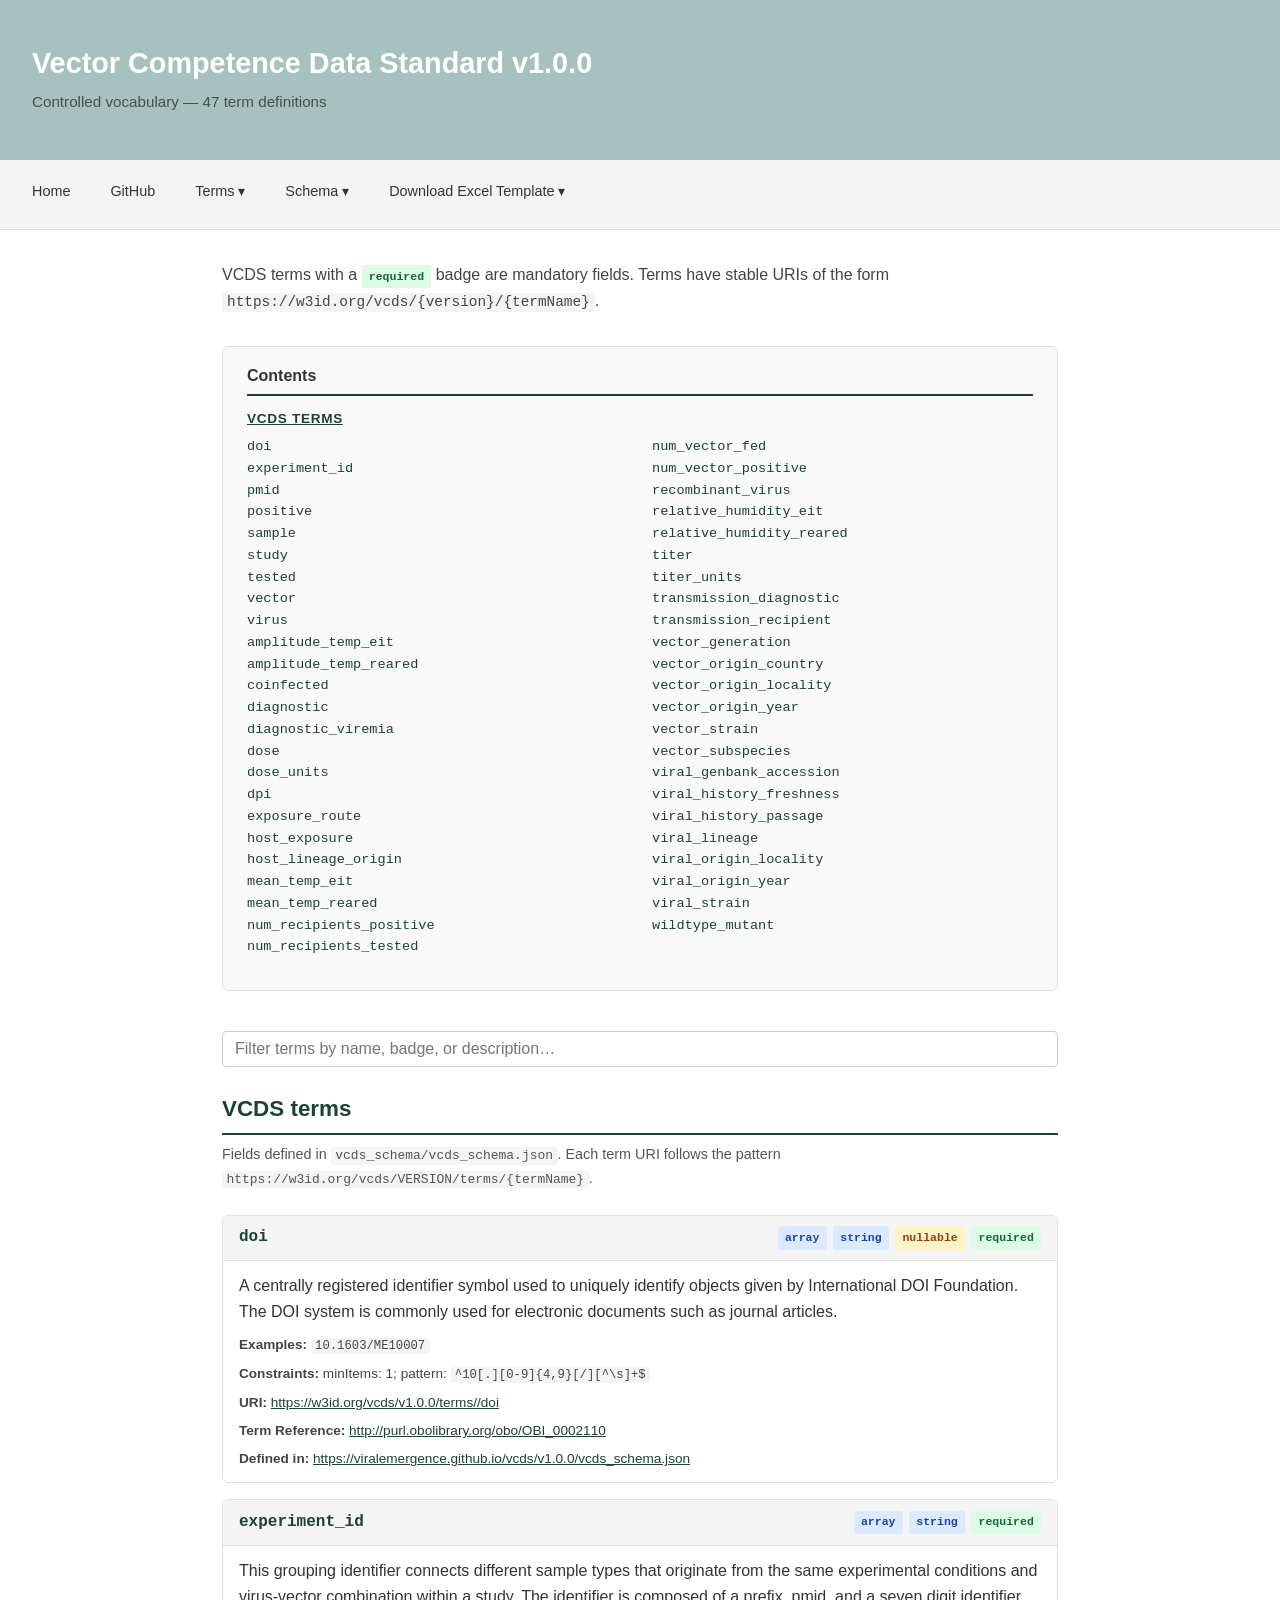
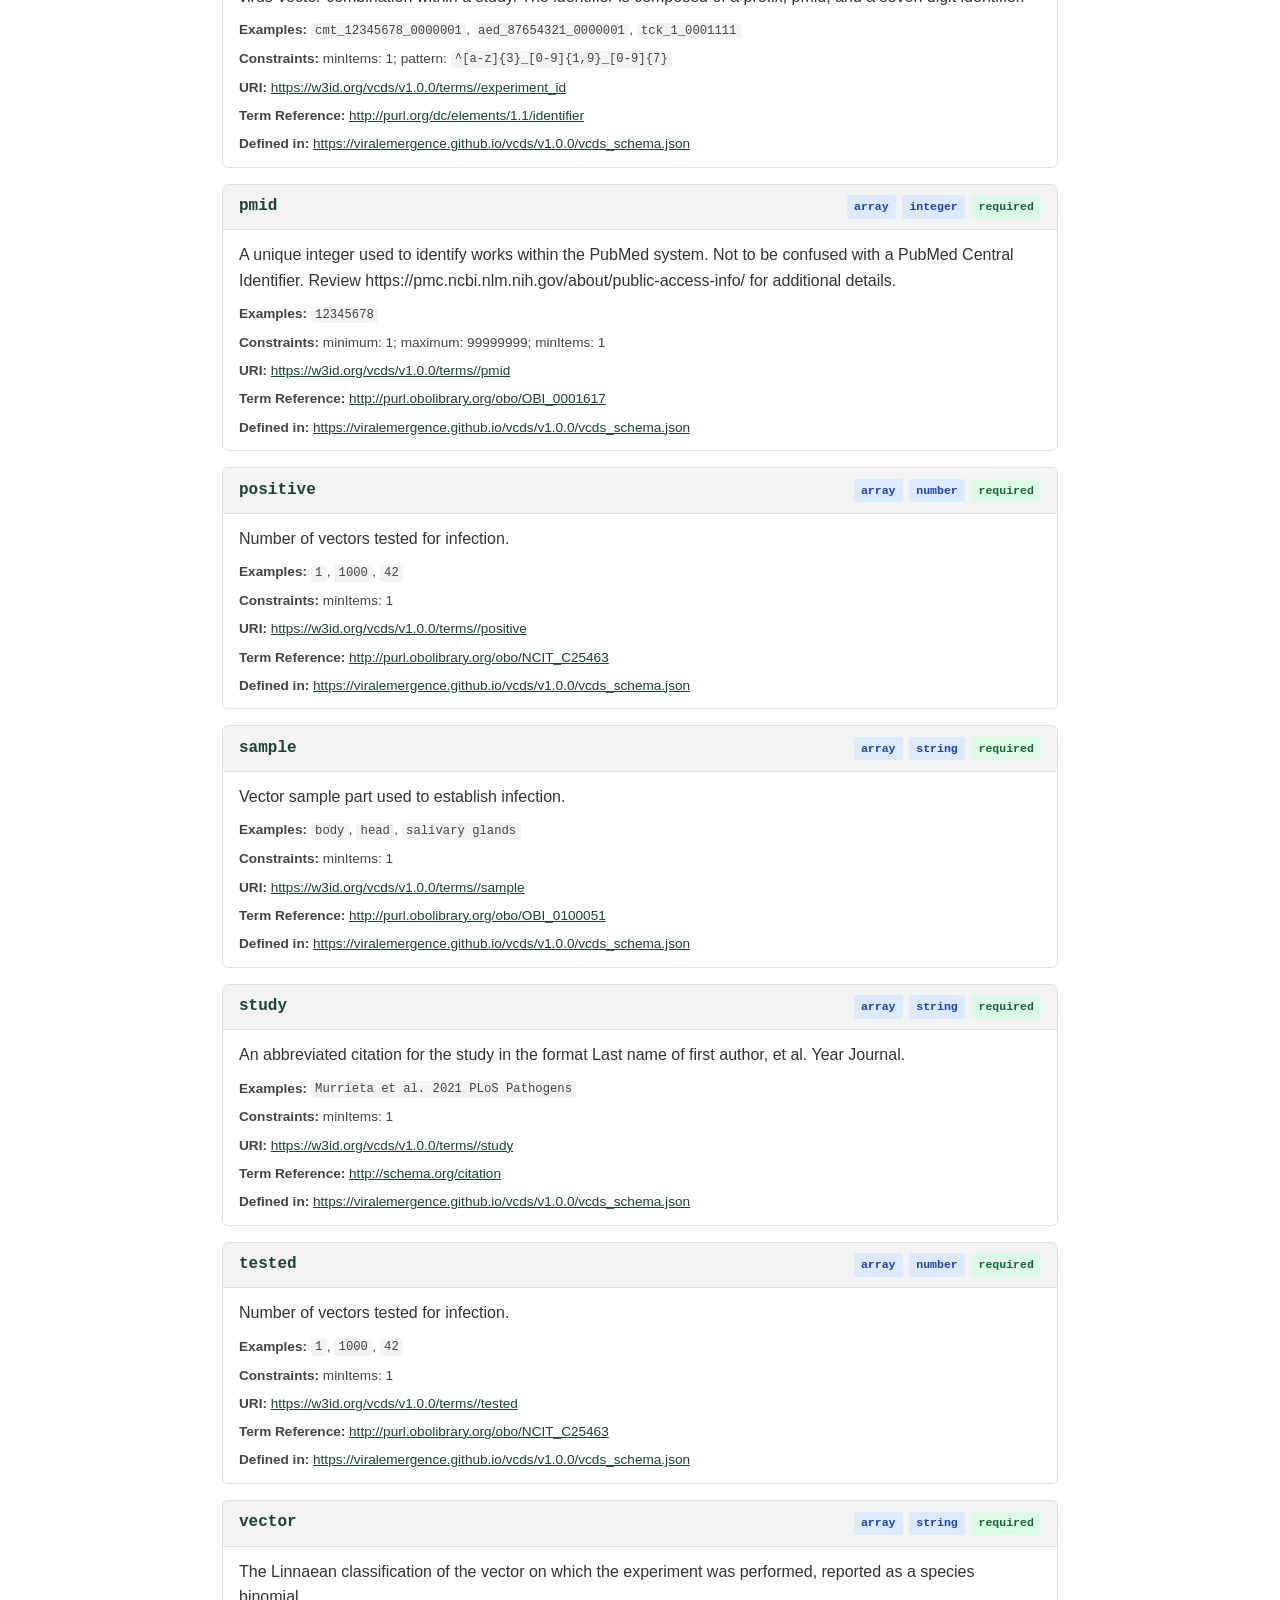
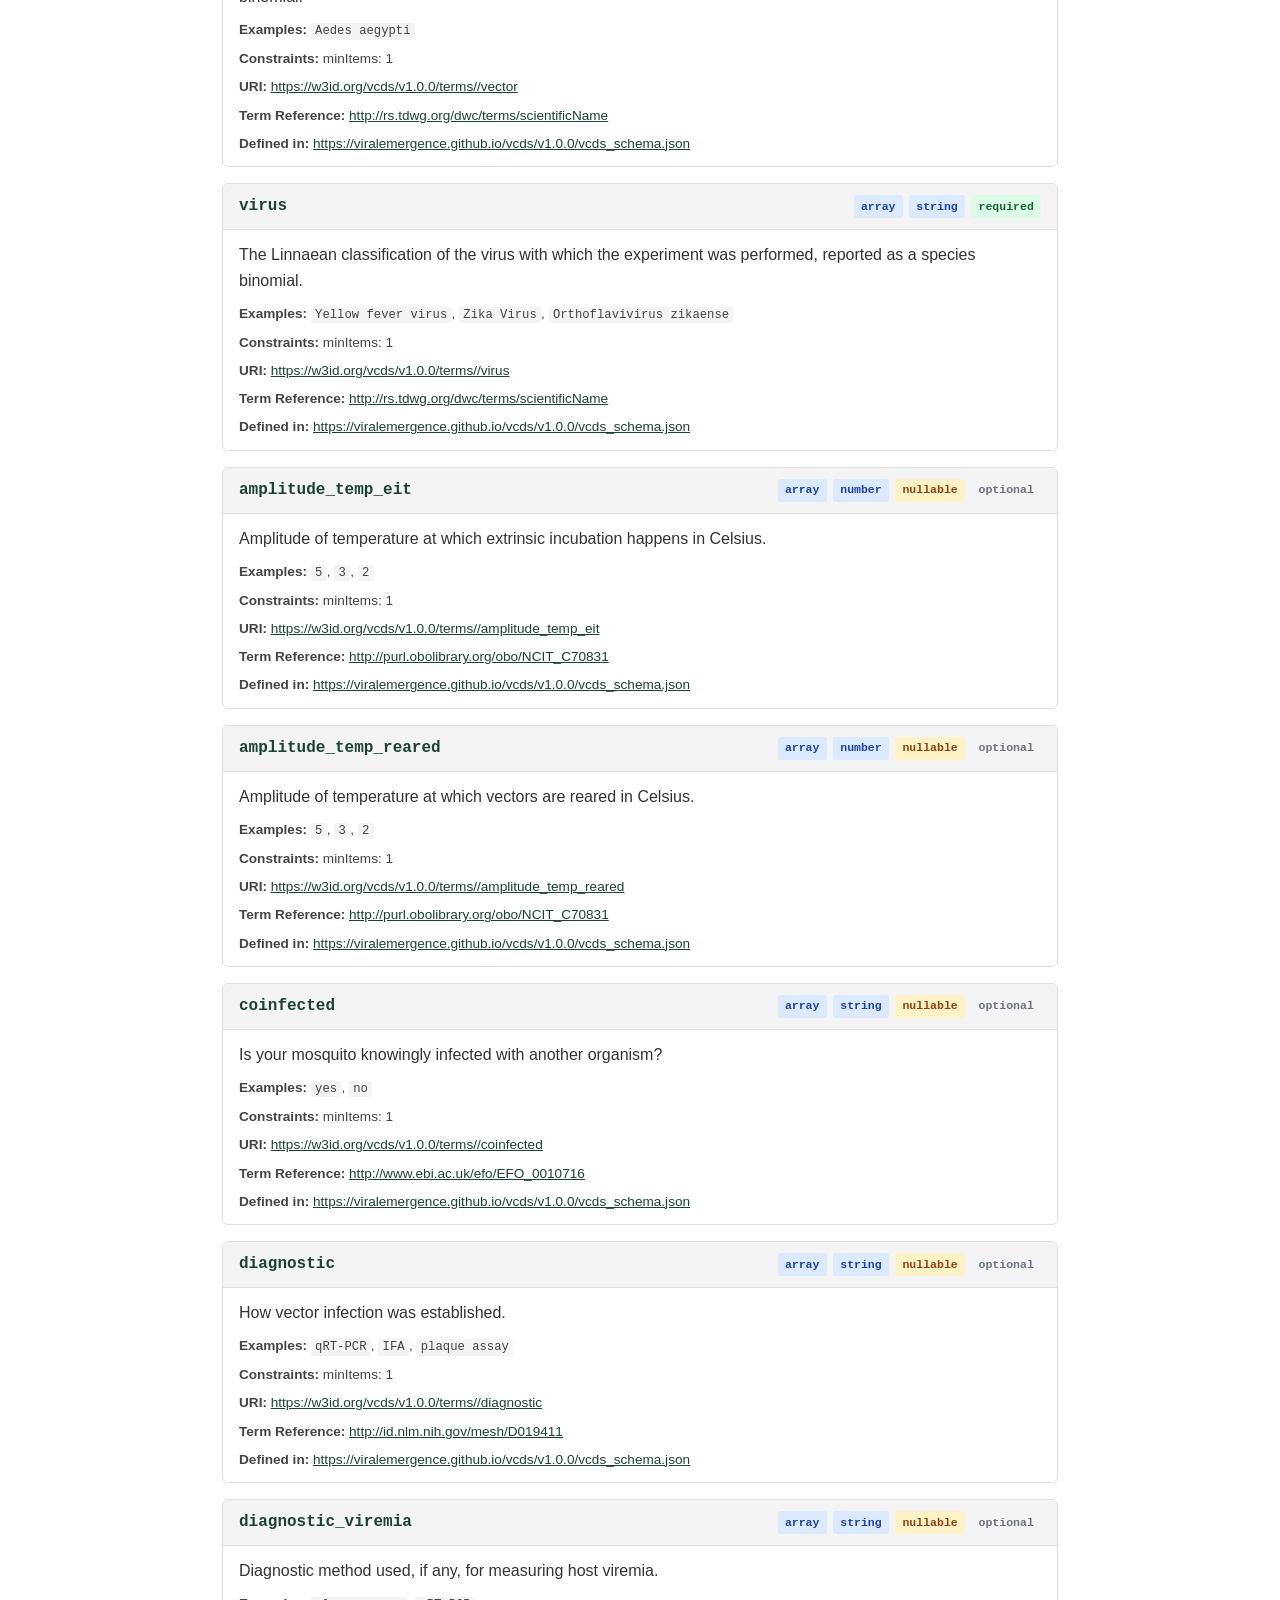
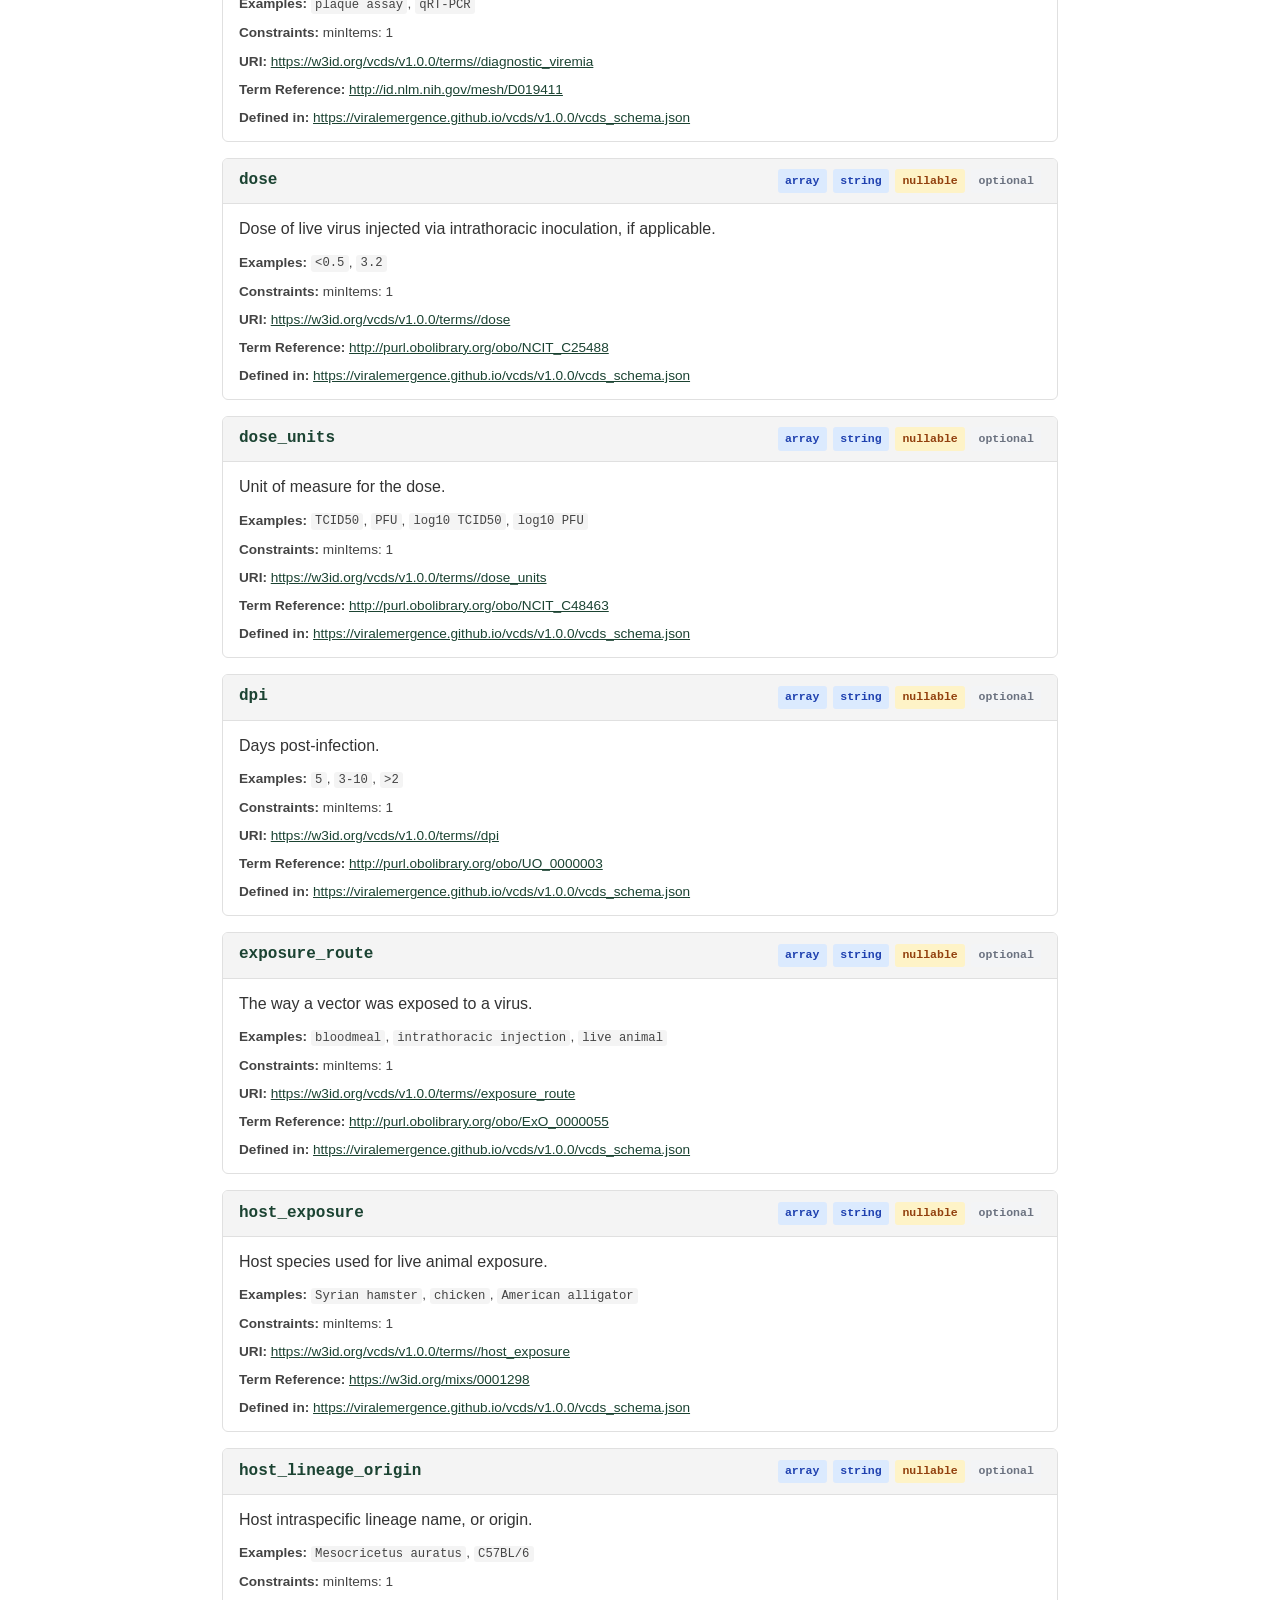
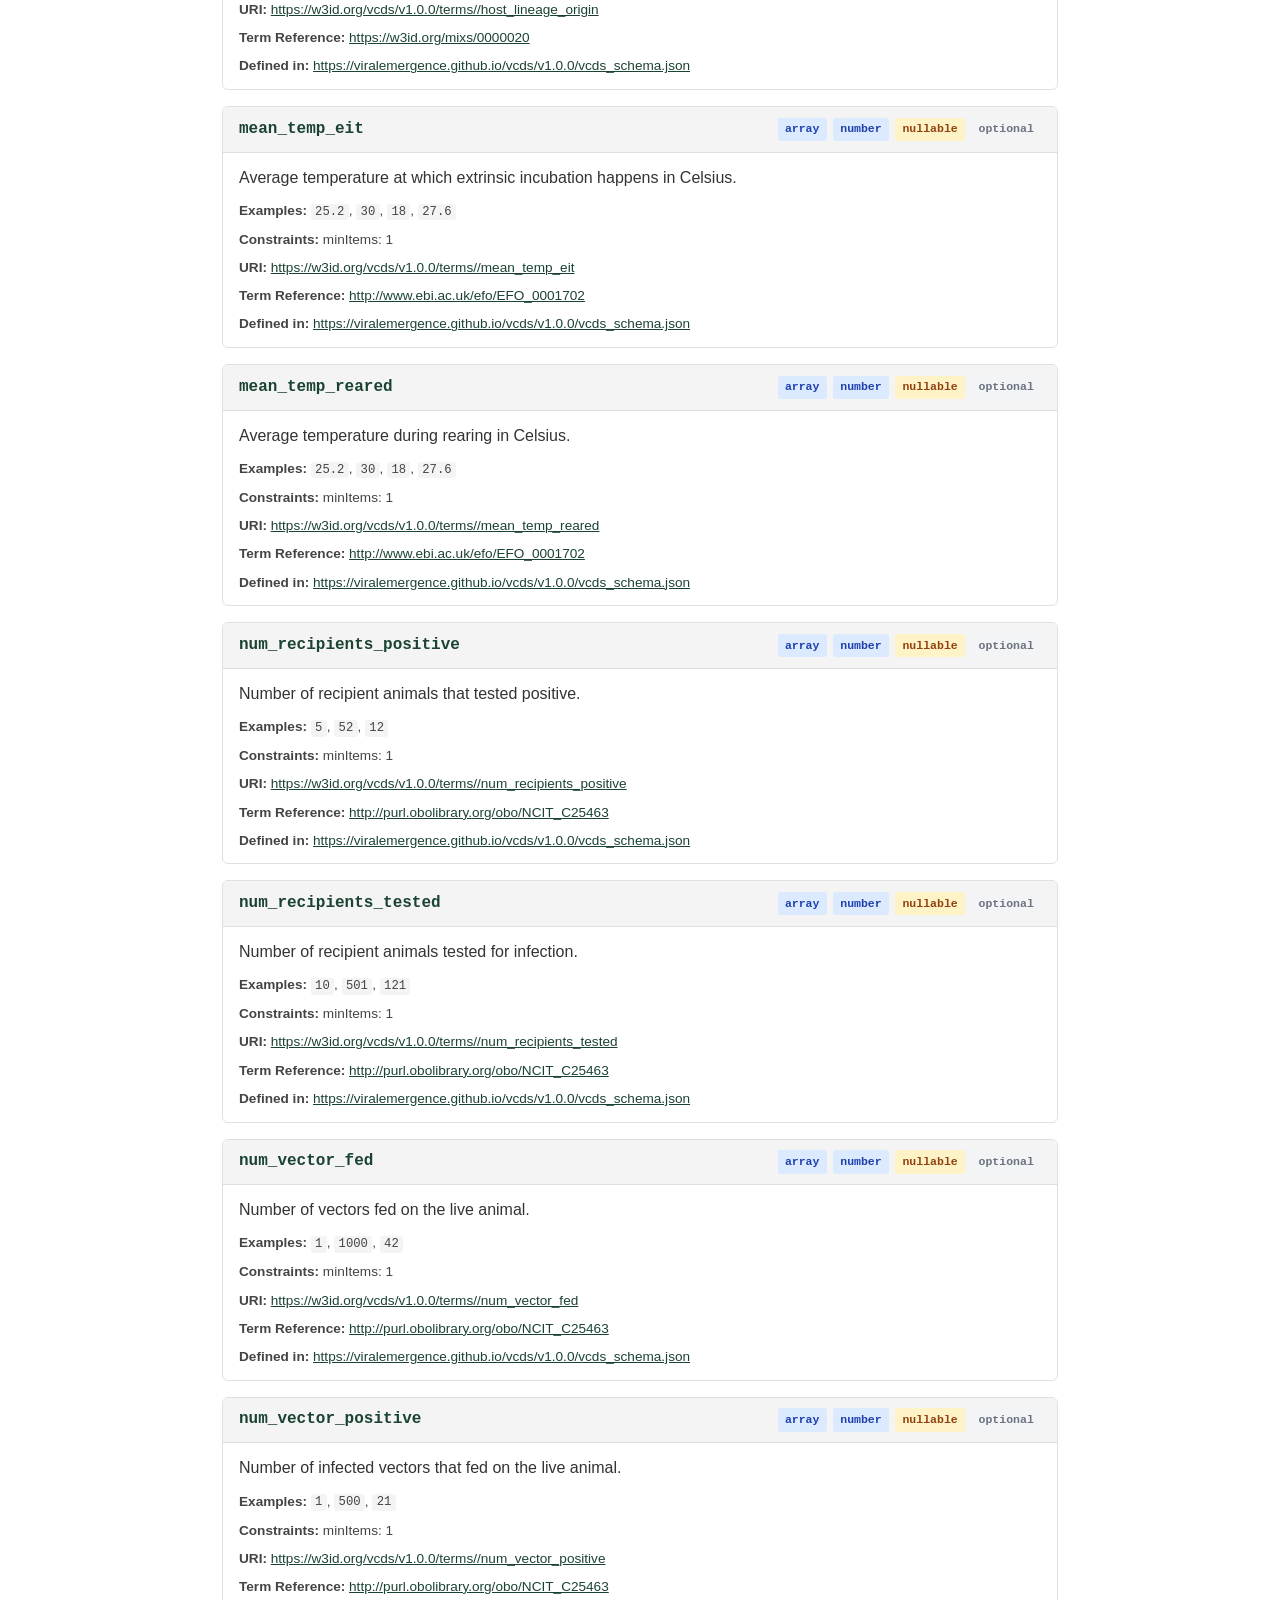
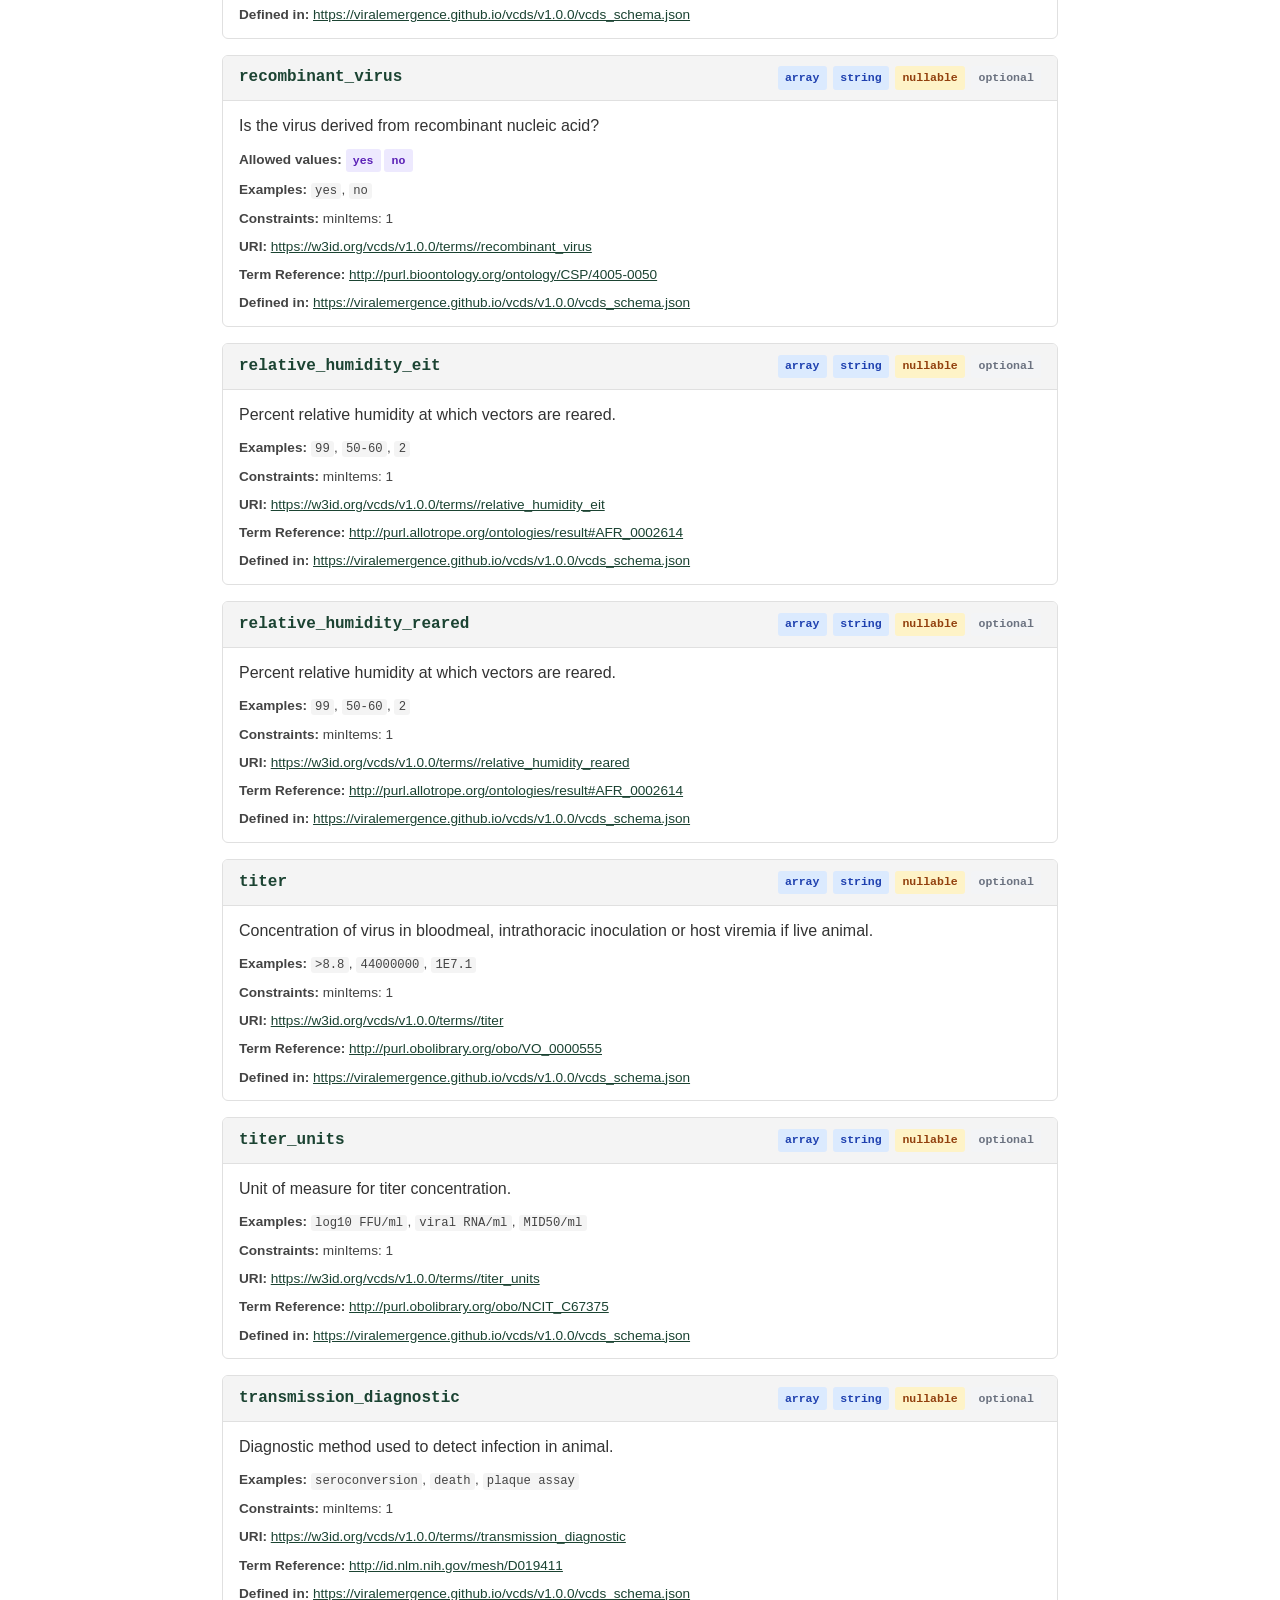
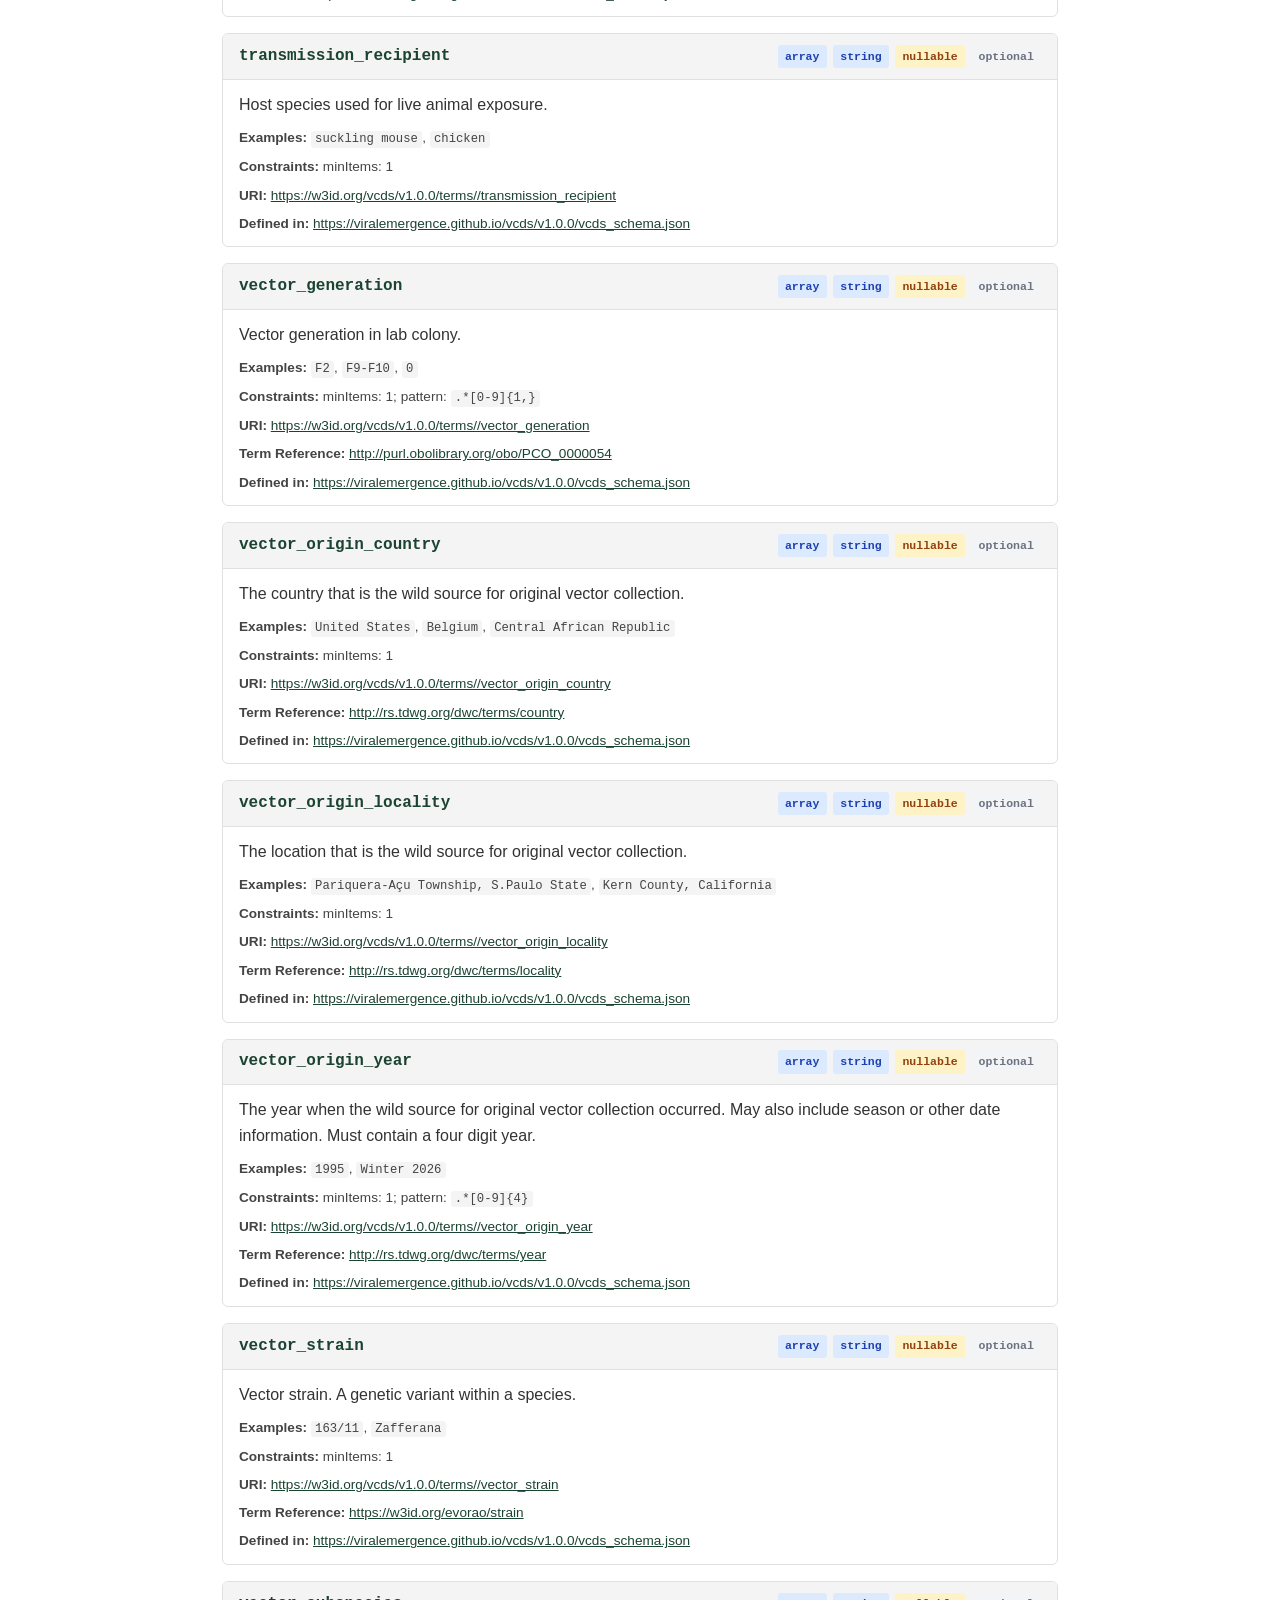
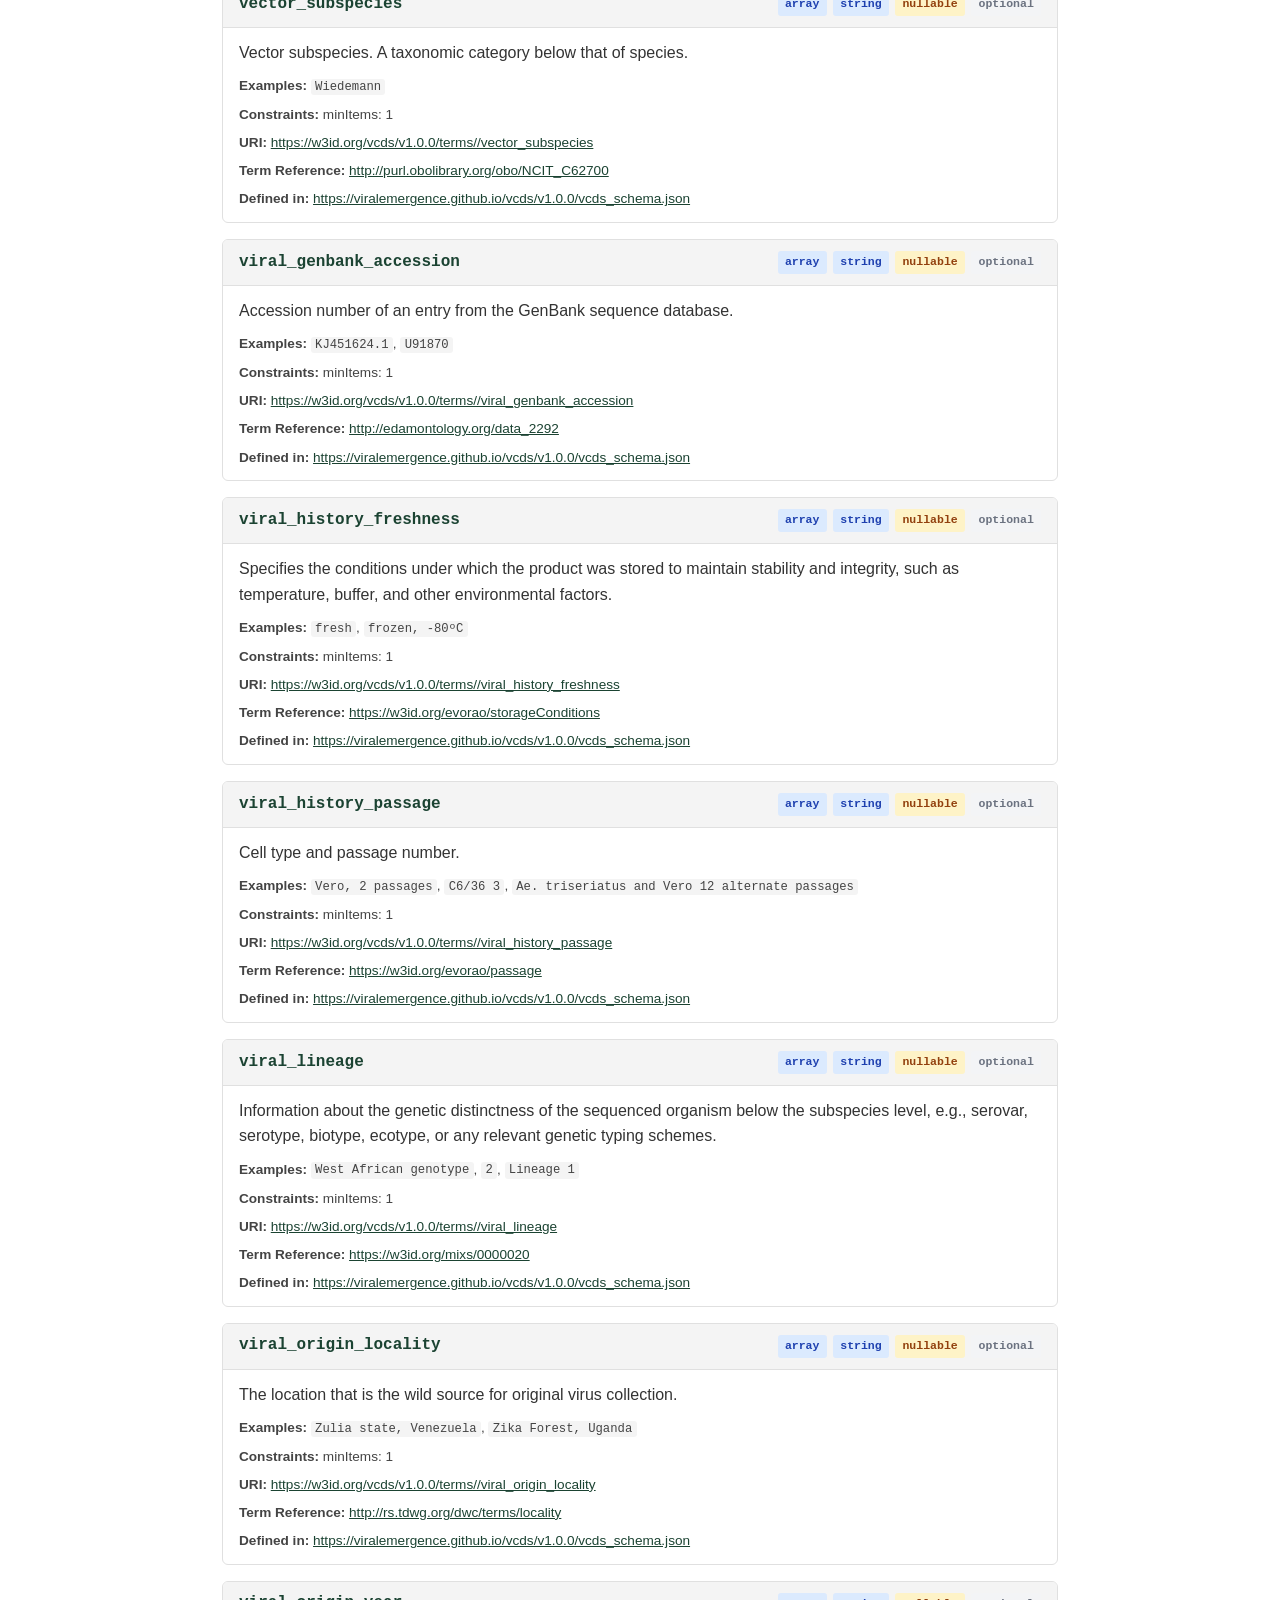
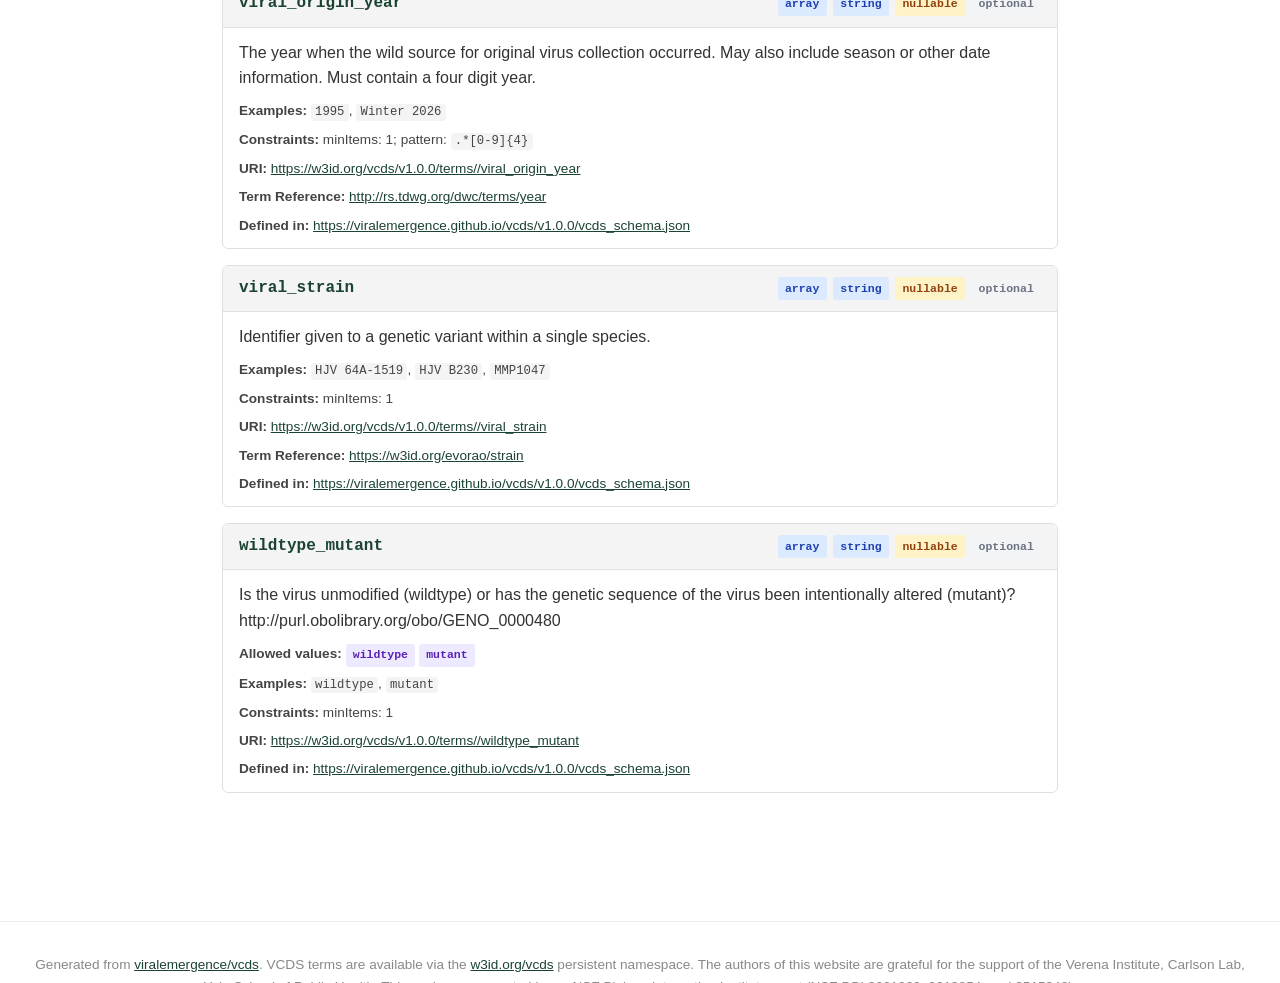
<file: docs/v1.0.0/terms/index.html>
<!DOCTYPE html>
<html lang="en">
<head>
  <meta charset="UTF-8">
  <meta name="viewport" content="width=device-width, initial-scale=1.0">
  <title>Terms — Vector Competence Data Standard v1.0.0</title>
  <link rel="stylesheet" href=../../styles.css>
</head>
<body>

<header>
  <h1>Vector Competence Data Standard v1.0.0</h1>
  <p>Controlled vocabulary — 47 term definitions</p>
</header>

 <nav class="navbar">
    <ul class="navbar-nav">
    <li><a href="https://viralemergence.github.io/vcds/">Home</a></li>
    <li><a href="https://github.com/viralemergence/vcds">GitHub</a></li>

    <!-- Dropdown terms -->
    <li class="dropdown">
      <a href="https://viralemergence.github.io/vcds/v1.2.0/terms/index.html" class="dropdown-toggle">Terms ▾</a>
      <ul class="dropdown-menu">
              <li><a href="https://viralemergence.github.io/vcds/v1.2.0/terms/index.html">v1.2.0</a></li>
      <li><a href="https://viralemergence.github.io/vcds/v1.1.0/terms/index.html">v1.1.0</a></li>
      <li><a href="https://viralemergence.github.io/vcds/v1.0.0/terms/index.html">v1.0.0</a></li>
      </ul>
    </li>

    <!-- Dropdown schemas -->
    <li class="dropdown">
      <a href="https://viralemergence.github.io/vcds/v1.2.0/vcds_schema.json" class="dropdown-toggle">Schema ▾</a>
      <ul class="dropdown-menu">
              <li><a href="https://viralemergence.github.io/vcds/v1.2.0/vcds_schema.json">v1.2.0</a></li>
      <li><a href="https://viralemergence.github.io/vcds/v1.1.0/vcds_schema.json">v1.1.0</a></li>
      <li><a href="https://viralemergence.github.io/vcds/v1.0.0/vcds_schema.json">v1.0.0</a></li>
      </ul>
    </li>

    <!-- Dropdown templates -->
    <li class="dropdown">
      <a href="https://viralemergence.github.io/vcds/v1.2.0/vcds_template_1_2_0.xlsx" class="dropdown-toggle">Download Excel Template ▾</a>
      <ul class="dropdown-menu">
              <li><a href="https://viralemergence.github.io/vcds/v1.2.0/vcds_template_1_2_0.xlsx" download=vcds_template_1_2_0.xlsx>v1.2.0</a></li>
      <li><a href="https://viralemergence.github.io/vcds/v1.1.0/vcds_template_1_1_0.xlsx" download=vcds_template_1_1_0.xlsx>v1.1.0</a></li>
      <li><a href="https://viralemergence.github.io/vcds/v1.0.0/vcds_template_1_0_0.xlsx" download=vcds_template_1_0_0.xlsx>v1.0.0</a></li>
      <li><a href="https://viralemergence.github.io/vcds/v0.0.2 (Oropouche release)/COMET_template_0_0_2.xlsx" download=COMET_template_0_0_2.xlsx>v0.0.2 (Oropouche release)</a></li>
      <li><a href="https://viralemergence.github.io/vcds/v0.0.1 (Paper release)/COMET_template_0_0_1.xlsx" download=COMET_template_0_0_1.xlsx>v0.0.1 (Paper release)</a></li>
      </ul>
    </li>
  </ul>
</nav>

<main>
  <p class="intro">
    VCDS terms with a <span class="badge required">required</span> badge are
    mandatory fields. Terms have stable URIs of the form
    <code>https://w3id.org/vcds/{version}/{termName}</code>.
  </p>

<div class="toc" aria-label="Table of contents">
  <h2>Contents</h2>
  <div class="toc-group">
    <h3><a href="#section-vcds-terms">VCDS Terms</a></h3>
    <div class="toc-links">
      <a href="#doi">doi</a>
      <a href="#experiment_id">experiment_id</a>
      <a href="#pmid">pmid</a>
      <a href="#positive">positive</a>
      <a href="#sample">sample</a>
      <a href="#study">study</a>
      <a href="#tested">tested</a>
      <a href="#vector">vector</a>
      <a href="#virus">virus</a>
      <a href="#amplitude_temp_eit">amplitude_temp_eit</a>
      <a href="#amplitude_temp_reared">amplitude_temp_reared</a>
      <a href="#coinfected">coinfected</a>
      <a href="#diagnostic">diagnostic</a>
      <a href="#diagnostic_viremia">diagnostic_viremia</a>
      <a href="#dose">dose</a>
      <a href="#dose_units">dose_units</a>
      <a href="#dpi">dpi</a>
      <a href="#exposure_route">exposure_route</a>
      <a href="#host_exposure">host_exposure</a>
      <a href="#host_lineage_origin">host_lineage_origin</a>
      <a href="#mean_temp_eit">mean_temp_eit</a>
      <a href="#mean_temp_reared">mean_temp_reared</a>
      <a href="#num_recipients_positive">num_recipients_positive</a>
      <a href="#num_recipients_tested">num_recipients_tested</a>
      <a href="#num_vector_fed">num_vector_fed</a>
      <a href="#num_vector_positive">num_vector_positive</a>
      <a href="#recombinant_virus">recombinant_virus</a>
      <a href="#relative_humidity_eit">relative_humidity_eit</a>
      <a href="#relative_humidity_reared">relative_humidity_reared</a>
      <a href="#titer">titer</a>
      <a href="#titer_units">titer_units</a>
      <a href="#transmission_diagnostic">transmission_diagnostic</a>
      <a href="#transmission_recipient">transmission_recipient</a>
      <a href="#vector_generation">vector_generation</a>
      <a href="#vector_origin_country">vector_origin_country</a>
      <a href="#vector_origin_locality">vector_origin_locality</a>
      <a href="#vector_origin_year">vector_origin_year</a>
      <a href="#vector_strain">vector_strain</a>
      <a href="#vector_subspecies">vector_subspecies</a>
      <a href="#viral_genbank_accession">viral_genbank_accession</a>
      <a href="#viral_history_freshness">viral_history_freshness</a>
      <a href="#viral_history_passage">viral_history_passage</a>
      <a href="#viral_lineage">viral_lineage</a>
      <a href="#viral_origin_locality">viral_origin_locality</a>
      <a href="#viral_origin_year">viral_origin_year</a>
      <a href="#viral_strain">viral_strain</a>
      <a href="#wildtype_mutant">wildtype_mutant</a>
    </div>
  </div>
  </div>

  <div class="filter-bar">
    <input id="filter" type="search"
           placeholder="Filter terms by name, badge, or description…"
           aria-label="Filter terms">
  </div>

<div class="schema-section" id="section-vcds">
  <h2 class="section-title">VCDS terms</h2>
  <p class="section-desc">Fields defined in <code>vcds_schema/vcds_schema.json</code>. Each term URI follows the pattern <code>https://w3id.org/vcds/VERSION/terms/{termName}</code>.</p>
  <section class="term" id="doi">
    <div class="term-header">
      <h3 class="term-name">doi</h3>
      <div class="term-badges">
        <span class="badge type">array</span> <span class="badge type">string</span> <span class="badge nullable">nullable</span>
        <span class="badge required">required</span>
      </div>
    </div>
    <div class="term-body">
      <p class="term-desc">A centrally registered identifier symbol used to uniquely identify objects given by International DOI Foundation. The DOI system is commonly used for electronic documents such as journal articles.</p>
      <div class="examples"><strong>Examples:</strong> <code>10.1603/ME10007</code></div>
      <div class="constraints"><strong>Constraints:</strong> minItems: 1; pattern: <code>^10[.][0-9]{4,9}[/][^\s]+$</code></div>
      <div class="term-uri"><strong>URI:</strong> <a href="https://w3id.org/vcds/v1.0.0/terms//doi">https://w3id.org/vcds/v1.0.0/terms//doi</a></div>
      <div class="dwc-ref"><strong>Term Reference:</strong> <a href="http://purl.obolibrary.org/obo/OBI_0002110">http://purl.obolibrary.org/obo/OBI_0002110</a></div>
      <div class="schema-ref"><strong>Defined in:</strong> <a href="https://viralemergence.github.io/vcds/v1.0.0/vcds_schema.json">https://viralemergence.github.io/vcds/v1.0.0/vcds_schema.json</a></div>
    </div>
  </section>

  <section class="term" id="experiment_id">
    <div class="term-header">
      <h3 class="term-name">experiment_id</h3>
      <div class="term-badges">
        <span class="badge type">array</span> <span class="badge type">string</span>
        <span class="badge required">required</span>
      </div>
    </div>
    <div class="term-body">
      <p class="term-desc">This grouping identifier connects different sample types that originate from the same experimental conditions and virus-vector combination within a study. The identifier is composed of a prefix, pmid, and a seven digit identifier.</p>
      <div class="examples"><strong>Examples:</strong> <code>cmt_12345678_0000001</code>, <code>aed_87654321_0000001</code>, <code>tck_1_0001111</code></div>
      <div class="constraints"><strong>Constraints:</strong> minItems: 1; pattern: <code>^[a-z]{3}_[0-9]{1,9}_[0-9]{7}</code></div>
      <div class="term-uri"><strong>URI:</strong> <a href="https://w3id.org/vcds/v1.0.0/terms//experiment_id">https://w3id.org/vcds/v1.0.0/terms//experiment_id</a></div>
      <div class="dwc-ref"><strong>Term Reference:</strong> <a href="http://purl.org/dc/elements/1.1/identifier">http://purl.org/dc/elements/1.1/identifier</a></div>
      <div class="schema-ref"><strong>Defined in:</strong> <a href="https://viralemergence.github.io/vcds/v1.0.0/vcds_schema.json">https://viralemergence.github.io/vcds/v1.0.0/vcds_schema.json</a></div>
    </div>
  </section>

  <section class="term" id="pmid">
    <div class="term-header">
      <h3 class="term-name">pmid</h3>
      <div class="term-badges">
        <span class="badge type">array</span> <span class="badge type">integer</span>
        <span class="badge required">required</span>
      </div>
    </div>
    <div class="term-body">
      <p class="term-desc">A unique integer used to identify works within the PubMed system. Not to be confused with a PubMed Central Identifier. Review https://pmc.ncbi.nlm.nih.gov/about/public-access-info/ for additional details.</p>
      <div class="examples"><strong>Examples:</strong> <code>12345678</code></div>
      <div class="constraints"><strong>Constraints:</strong> minimum: 1; maximum: 99999999; minItems: 1</div>
      <div class="term-uri"><strong>URI:</strong> <a href="https://w3id.org/vcds/v1.0.0/terms//pmid">https://w3id.org/vcds/v1.0.0/terms//pmid</a></div>
      <div class="dwc-ref"><strong>Term Reference:</strong> <a href="http://purl.obolibrary.org/obo/OBI_0001617">http://purl.obolibrary.org/obo/OBI_0001617</a></div>
      <div class="schema-ref"><strong>Defined in:</strong> <a href="https://viralemergence.github.io/vcds/v1.0.0/vcds_schema.json">https://viralemergence.github.io/vcds/v1.0.0/vcds_schema.json</a></div>
    </div>
  </section>

  <section class="term" id="positive">
    <div class="term-header">
      <h3 class="term-name">positive</h3>
      <div class="term-badges">
        <span class="badge type">array</span> <span class="badge type">number</span>
        <span class="badge required">required</span>
      </div>
    </div>
    <div class="term-body">
      <p class="term-desc">Number of vectors tested for infection.</p>
      <div class="examples"><strong>Examples:</strong> <code>1</code>, <code>1000</code>, <code>42</code></div>
      <div class="constraints"><strong>Constraints:</strong> minItems: 1</div>
      <div class="term-uri"><strong>URI:</strong> <a href="https://w3id.org/vcds/v1.0.0/terms//positive">https://w3id.org/vcds/v1.0.0/terms//positive</a></div>
      <div class="dwc-ref"><strong>Term Reference:</strong> <a href="http://purl.obolibrary.org/obo/NCIT_C25463">http://purl.obolibrary.org/obo/NCIT_C25463</a></div>
      <div class="schema-ref"><strong>Defined in:</strong> <a href="https://viralemergence.github.io/vcds/v1.0.0/vcds_schema.json">https://viralemergence.github.io/vcds/v1.0.0/vcds_schema.json</a></div>
    </div>
  </section>

  <section class="term" id="sample">
    <div class="term-header">
      <h3 class="term-name">sample</h3>
      <div class="term-badges">
        <span class="badge type">array</span> <span class="badge type">string</span>
        <span class="badge required">required</span>
      </div>
    </div>
    <div class="term-body">
      <p class="term-desc">Vector sample part used to establish infection.</p>
      <div class="examples"><strong>Examples:</strong> <code>body</code>, <code>head</code>, <code>salivary glands</code></div>
      <div class="constraints"><strong>Constraints:</strong> minItems: 1</div>
      <div class="term-uri"><strong>URI:</strong> <a href="https://w3id.org/vcds/v1.0.0/terms//sample">https://w3id.org/vcds/v1.0.0/terms//sample</a></div>
      <div class="dwc-ref"><strong>Term Reference:</strong> <a href="http://purl.obolibrary.org/obo/OBI_0100051">http://purl.obolibrary.org/obo/OBI_0100051</a></div>
      <div class="schema-ref"><strong>Defined in:</strong> <a href="https://viralemergence.github.io/vcds/v1.0.0/vcds_schema.json">https://viralemergence.github.io/vcds/v1.0.0/vcds_schema.json</a></div>
    </div>
  </section>

  <section class="term" id="study">
    <div class="term-header">
      <h3 class="term-name">study</h3>
      <div class="term-badges">
        <span class="badge type">array</span> <span class="badge type">string</span>
        <span class="badge required">required</span>
      </div>
    </div>
    <div class="term-body">
      <p class="term-desc">An abbreviated citation for the study in the format Last name of first author, et al. Year Journal.</p>
      <div class="examples"><strong>Examples:</strong> <code>Murrieta et al. 2021 PLoS Pathogens</code></div>
      <div class="constraints"><strong>Constraints:</strong> minItems: 1</div>
      <div class="term-uri"><strong>URI:</strong> <a href="https://w3id.org/vcds/v1.0.0/terms//study">https://w3id.org/vcds/v1.0.0/terms//study</a></div>
      <div class="dwc-ref"><strong>Term Reference:</strong> <a href="http://schema.org/citation">http://schema.org/citation</a></div>
      <div class="schema-ref"><strong>Defined in:</strong> <a href="https://viralemergence.github.io/vcds/v1.0.0/vcds_schema.json">https://viralemergence.github.io/vcds/v1.0.0/vcds_schema.json</a></div>
    </div>
  </section>

  <section class="term" id="tested">
    <div class="term-header">
      <h3 class="term-name">tested</h3>
      <div class="term-badges">
        <span class="badge type">array</span> <span class="badge type">number</span>
        <span class="badge required">required</span>
      </div>
    </div>
    <div class="term-body">
      <p class="term-desc">Number of vectors tested for infection.</p>
      <div class="examples"><strong>Examples:</strong> <code>1</code>, <code>1000</code>, <code>42</code></div>
      <div class="constraints"><strong>Constraints:</strong> minItems: 1</div>
      <div class="term-uri"><strong>URI:</strong> <a href="https://w3id.org/vcds/v1.0.0/terms//tested">https://w3id.org/vcds/v1.0.0/terms//tested</a></div>
      <div class="dwc-ref"><strong>Term Reference:</strong> <a href="http://purl.obolibrary.org/obo/NCIT_C25463">http://purl.obolibrary.org/obo/NCIT_C25463</a></div>
      <div class="schema-ref"><strong>Defined in:</strong> <a href="https://viralemergence.github.io/vcds/v1.0.0/vcds_schema.json">https://viralemergence.github.io/vcds/v1.0.0/vcds_schema.json</a></div>
    </div>
  </section>

  <section class="term" id="vector">
    <div class="term-header">
      <h3 class="term-name">vector</h3>
      <div class="term-badges">
        <span class="badge type">array</span> <span class="badge type">string</span>
        <span class="badge required">required</span>
      </div>
    </div>
    <div class="term-body">
      <p class="term-desc">The Linnaean classification of the vector on which the experiment was performed, reported as a species binomial.</p>
      <div class="examples"><strong>Examples:</strong> <code>Aedes aegypti</code></div>
      <div class="constraints"><strong>Constraints:</strong> minItems: 1</div>
      <div class="term-uri"><strong>URI:</strong> <a href="https://w3id.org/vcds/v1.0.0/terms//vector">https://w3id.org/vcds/v1.0.0/terms//vector</a></div>
      <div class="dwc-ref"><strong>Term Reference:</strong> <a href="http://rs.tdwg.org/dwc/terms/scientificName">http://rs.tdwg.org/dwc/terms/scientificName</a></div>
      <div class="schema-ref"><strong>Defined in:</strong> <a href="https://viralemergence.github.io/vcds/v1.0.0/vcds_schema.json">https://viralemergence.github.io/vcds/v1.0.0/vcds_schema.json</a></div>
    </div>
  </section>

  <section class="term" id="virus">
    <div class="term-header">
      <h3 class="term-name">virus</h3>
      <div class="term-badges">
        <span class="badge type">array</span> <span class="badge type">string</span>
        <span class="badge required">required</span>
      </div>
    </div>
    <div class="term-body">
      <p class="term-desc">The Linnaean classification of the virus with which the experiment was performed, reported as a species binomial.</p>
      <div class="examples"><strong>Examples:</strong> <code>Yellow fever virus</code>, <code>Zika Virus</code>, <code>Orthoflavivirus zikaense</code></div>
      <div class="constraints"><strong>Constraints:</strong> minItems: 1</div>
      <div class="term-uri"><strong>URI:</strong> <a href="https://w3id.org/vcds/v1.0.0/terms//virus">https://w3id.org/vcds/v1.0.0/terms//virus</a></div>
      <div class="dwc-ref"><strong>Term Reference:</strong> <a href="http://rs.tdwg.org/dwc/terms/scientificName">http://rs.tdwg.org/dwc/terms/scientificName</a></div>
      <div class="schema-ref"><strong>Defined in:</strong> <a href="https://viralemergence.github.io/vcds/v1.0.0/vcds_schema.json">https://viralemergence.github.io/vcds/v1.0.0/vcds_schema.json</a></div>
    </div>
  </section>

  <section class="term" id="amplitude_temp_eit">
    <div class="term-header">
      <h3 class="term-name">amplitude_temp_eit</h3>
      <div class="term-badges">
        <span class="badge type">array</span> <span class="badge type">number</span> <span class="badge nullable">nullable</span>
        <span class="badge optional">optional</span>
      </div>
    </div>
    <div class="term-body">
      <p class="term-desc">Amplitude of temperature at which extrinsic incubation happens in Celsius.</p>
      <div class="examples"><strong>Examples:</strong> <code>5</code>, <code>3</code>, <code>2</code></div>
      <div class="constraints"><strong>Constraints:</strong> minItems: 1</div>
      <div class="term-uri"><strong>URI:</strong> <a href="https://w3id.org/vcds/v1.0.0/terms//amplitude_temp_eit">https://w3id.org/vcds/v1.0.0/terms//amplitude_temp_eit</a></div>
      <div class="dwc-ref"><strong>Term Reference:</strong> <a href="http://purl.obolibrary.org/obo/NCIT_C70831">http://purl.obolibrary.org/obo/NCIT_C70831</a></div>
      <div class="schema-ref"><strong>Defined in:</strong> <a href="https://viralemergence.github.io/vcds/v1.0.0/vcds_schema.json">https://viralemergence.github.io/vcds/v1.0.0/vcds_schema.json</a></div>
    </div>
  </section>

  <section class="term" id="amplitude_temp_reared">
    <div class="term-header">
      <h3 class="term-name">amplitude_temp_reared</h3>
      <div class="term-badges">
        <span class="badge type">array</span> <span class="badge type">number</span> <span class="badge nullable">nullable</span>
        <span class="badge optional">optional</span>
      </div>
    </div>
    <div class="term-body">
      <p class="term-desc">Amplitude of temperature at which vectors are reared in Celsius.</p>
      <div class="examples"><strong>Examples:</strong> <code>5</code>, <code>3</code>, <code>2</code></div>
      <div class="constraints"><strong>Constraints:</strong> minItems: 1</div>
      <div class="term-uri"><strong>URI:</strong> <a href="https://w3id.org/vcds/v1.0.0/terms//amplitude_temp_reared">https://w3id.org/vcds/v1.0.0/terms//amplitude_temp_reared</a></div>
      <div class="dwc-ref"><strong>Term Reference:</strong> <a href="http://purl.obolibrary.org/obo/NCIT_C70831">http://purl.obolibrary.org/obo/NCIT_C70831</a></div>
      <div class="schema-ref"><strong>Defined in:</strong> <a href="https://viralemergence.github.io/vcds/v1.0.0/vcds_schema.json">https://viralemergence.github.io/vcds/v1.0.0/vcds_schema.json</a></div>
    </div>
  </section>

  <section class="term" id="coinfected">
    <div class="term-header">
      <h3 class="term-name">coinfected</h3>
      <div class="term-badges">
        <span class="badge type">array</span> <span class="badge type">string</span> <span class="badge nullable">nullable</span>
        <span class="badge optional">optional</span>
      </div>
    </div>
    <div class="term-body">
      <p class="term-desc">Is your mosquito knowingly infected with another organism?</p>
      <div class="examples"><strong>Examples:</strong> <code>yes</code>, <code>no</code></div>
      <div class="constraints"><strong>Constraints:</strong> minItems: 1</div>
      <div class="term-uri"><strong>URI:</strong> <a href="https://w3id.org/vcds/v1.0.0/terms//coinfected">https://w3id.org/vcds/v1.0.0/terms//coinfected</a></div>
      <div class="dwc-ref"><strong>Term Reference:</strong> <a href="http://www.ebi.ac.uk/efo/EFO_0010716">http://www.ebi.ac.uk/efo/EFO_0010716</a></div>
      <div class="schema-ref"><strong>Defined in:</strong> <a href="https://viralemergence.github.io/vcds/v1.0.0/vcds_schema.json">https://viralemergence.github.io/vcds/v1.0.0/vcds_schema.json</a></div>
    </div>
  </section>

  <section class="term" id="diagnostic">
    <div class="term-header">
      <h3 class="term-name">diagnostic</h3>
      <div class="term-badges">
        <span class="badge type">array</span> <span class="badge type">string</span> <span class="badge nullable">nullable</span>
        <span class="badge optional">optional</span>
      </div>
    </div>
    <div class="term-body">
      <p class="term-desc">How vector infection was established.</p>
      <div class="examples"><strong>Examples:</strong> <code>qRT-PCR</code>, <code>IFA</code>, <code>plaque assay</code></div>
      <div class="constraints"><strong>Constraints:</strong> minItems: 1</div>
      <div class="term-uri"><strong>URI:</strong> <a href="https://w3id.org/vcds/v1.0.0/terms//diagnostic">https://w3id.org/vcds/v1.0.0/terms//diagnostic</a></div>
      <div class="dwc-ref"><strong>Term Reference:</strong> <a href="http://id.nlm.nih.gov/mesh/D019411">http://id.nlm.nih.gov/mesh/D019411</a></div>
      <div class="schema-ref"><strong>Defined in:</strong> <a href="https://viralemergence.github.io/vcds/v1.0.0/vcds_schema.json">https://viralemergence.github.io/vcds/v1.0.0/vcds_schema.json</a></div>
    </div>
  </section>

  <section class="term" id="diagnostic_viremia">
    <div class="term-header">
      <h3 class="term-name">diagnostic_viremia</h3>
      <div class="term-badges">
        <span class="badge type">array</span> <span class="badge type">string</span> <span class="badge nullable">nullable</span>
        <span class="badge optional">optional</span>
      </div>
    </div>
    <div class="term-body">
      <p class="term-desc">Diagnostic method used, if any, for measuring host viremia.</p>
      <div class="examples"><strong>Examples:</strong> <code>plaque assay</code>, <code>qRT-PCR</code></div>
      <div class="constraints"><strong>Constraints:</strong> minItems: 1</div>
      <div class="term-uri"><strong>URI:</strong> <a href="https://w3id.org/vcds/v1.0.0/terms//diagnostic_viremia">https://w3id.org/vcds/v1.0.0/terms//diagnostic_viremia</a></div>
      <div class="dwc-ref"><strong>Term Reference:</strong> <a href="http://id.nlm.nih.gov/mesh/D019411">http://id.nlm.nih.gov/mesh/D019411</a></div>
      <div class="schema-ref"><strong>Defined in:</strong> <a href="https://viralemergence.github.io/vcds/v1.0.0/vcds_schema.json">https://viralemergence.github.io/vcds/v1.0.0/vcds_schema.json</a></div>
    </div>
  </section>

  <section class="term" id="dose">
    <div class="term-header">
      <h3 class="term-name">dose</h3>
      <div class="term-badges">
        <span class="badge type">array</span> <span class="badge type">string</span> <span class="badge nullable">nullable</span>
        <span class="badge optional">optional</span>
      </div>
    </div>
    <div class="term-body">
      <p class="term-desc">Dose of live virus injected via intrathoracic inoculation, if applicable.</p>
      <div class="examples"><strong>Examples:</strong> <code>&lt;0.5</code>, <code>3.2</code></div>
      <div class="constraints"><strong>Constraints:</strong> minItems: 1</div>
      <div class="term-uri"><strong>URI:</strong> <a href="https://w3id.org/vcds/v1.0.0/terms//dose">https://w3id.org/vcds/v1.0.0/terms//dose</a></div>
      <div class="dwc-ref"><strong>Term Reference:</strong> <a href="http://purl.obolibrary.org/obo/NCIT_C25488">http://purl.obolibrary.org/obo/NCIT_C25488</a></div>
      <div class="schema-ref"><strong>Defined in:</strong> <a href="https://viralemergence.github.io/vcds/v1.0.0/vcds_schema.json">https://viralemergence.github.io/vcds/v1.0.0/vcds_schema.json</a></div>
    </div>
  </section>

  <section class="term" id="dose_units">
    <div class="term-header">
      <h3 class="term-name">dose_units</h3>
      <div class="term-badges">
        <span class="badge type">array</span> <span class="badge type">string</span> <span class="badge nullable">nullable</span>
        <span class="badge optional">optional</span>
      </div>
    </div>
    <div class="term-body">
      <p class="term-desc">Unit of measure for the dose.</p>
      <div class="examples"><strong>Examples:</strong> <code>TCID50</code>, <code>PFU</code>, <code>log10 TCID50</code>, <code>log10 PFU</code></div>
      <div class="constraints"><strong>Constraints:</strong> minItems: 1</div>
      <div class="term-uri"><strong>URI:</strong> <a href="https://w3id.org/vcds/v1.0.0/terms//dose_units">https://w3id.org/vcds/v1.0.0/terms//dose_units</a></div>
      <div class="dwc-ref"><strong>Term Reference:</strong> <a href="http://purl.obolibrary.org/obo/NCIT_C48463">http://purl.obolibrary.org/obo/NCIT_C48463</a></div>
      <div class="schema-ref"><strong>Defined in:</strong> <a href="https://viralemergence.github.io/vcds/v1.0.0/vcds_schema.json">https://viralemergence.github.io/vcds/v1.0.0/vcds_schema.json</a></div>
    </div>
  </section>

  <section class="term" id="dpi">
    <div class="term-header">
      <h3 class="term-name">dpi</h3>
      <div class="term-badges">
        <span class="badge type">array</span> <span class="badge type">string</span> <span class="badge nullable">nullable</span>
        <span class="badge optional">optional</span>
      </div>
    </div>
    <div class="term-body">
      <p class="term-desc">Days post-infection.</p>
      <div class="examples"><strong>Examples:</strong> <code>5</code>, <code>3-10</code>, <code>&gt;2</code></div>
      <div class="constraints"><strong>Constraints:</strong> minItems: 1</div>
      <div class="term-uri"><strong>URI:</strong> <a href="https://w3id.org/vcds/v1.0.0/terms//dpi">https://w3id.org/vcds/v1.0.0/terms//dpi</a></div>
      <div class="dwc-ref"><strong>Term Reference:</strong> <a href="http://purl.obolibrary.org/obo/UO_0000003">http://purl.obolibrary.org/obo/UO_0000003</a></div>
      <div class="schema-ref"><strong>Defined in:</strong> <a href="https://viralemergence.github.io/vcds/v1.0.0/vcds_schema.json">https://viralemergence.github.io/vcds/v1.0.0/vcds_schema.json</a></div>
    </div>
  </section>

  <section class="term" id="exposure_route">
    <div class="term-header">
      <h3 class="term-name">exposure_route</h3>
      <div class="term-badges">
        <span class="badge type">array</span> <span class="badge type">string</span> <span class="badge nullable">nullable</span>
        <span class="badge optional">optional</span>
      </div>
    </div>
    <div class="term-body">
      <p class="term-desc">The way a vector was exposed to a virus.</p>
      <div class="examples"><strong>Examples:</strong> <code>bloodmeal</code>, <code>intrathoracic injection</code>, <code>live animal</code></div>
      <div class="constraints"><strong>Constraints:</strong> minItems: 1</div>
      <div class="term-uri"><strong>URI:</strong> <a href="https://w3id.org/vcds/v1.0.0/terms//exposure_route">https://w3id.org/vcds/v1.0.0/terms//exposure_route</a></div>
      <div class="dwc-ref"><strong>Term Reference:</strong> <a href="http://purl.obolibrary.org/obo/ExO_0000055">http://purl.obolibrary.org/obo/ExO_0000055</a></div>
      <div class="schema-ref"><strong>Defined in:</strong> <a href="https://viralemergence.github.io/vcds/v1.0.0/vcds_schema.json">https://viralemergence.github.io/vcds/v1.0.0/vcds_schema.json</a></div>
    </div>
  </section>

  <section class="term" id="host_exposure">
    <div class="term-header">
      <h3 class="term-name">host_exposure</h3>
      <div class="term-badges">
        <span class="badge type">array</span> <span class="badge type">string</span> <span class="badge nullable">nullable</span>
        <span class="badge optional">optional</span>
      </div>
    </div>
    <div class="term-body">
      <p class="term-desc">Host species used for live animal exposure.</p>
      <div class="examples"><strong>Examples:</strong> <code>Syrian hamster</code>, <code>chicken</code>, <code>American alligator</code></div>
      <div class="constraints"><strong>Constraints:</strong> minItems: 1</div>
      <div class="term-uri"><strong>URI:</strong> <a href="https://w3id.org/vcds/v1.0.0/terms//host_exposure">https://w3id.org/vcds/v1.0.0/terms//host_exposure</a></div>
      <div class="dwc-ref"><strong>Term Reference:</strong> <a href="https://w3id.org/mixs/0001298">https://w3id.org/mixs/0001298</a></div>
      <div class="schema-ref"><strong>Defined in:</strong> <a href="https://viralemergence.github.io/vcds/v1.0.0/vcds_schema.json">https://viralemergence.github.io/vcds/v1.0.0/vcds_schema.json</a></div>
    </div>
  </section>

  <section class="term" id="host_lineage_origin">
    <div class="term-header">
      <h3 class="term-name">host_lineage_origin</h3>
      <div class="term-badges">
        <span class="badge type">array</span> <span class="badge type">string</span> <span class="badge nullable">nullable</span>
        <span class="badge optional">optional</span>
      </div>
    </div>
    <div class="term-body">
      <p class="term-desc">Host intraspecific lineage name, or origin.</p>
      <div class="examples"><strong>Examples:</strong> <code>Mesocricetus auratus</code>, <code>C57BL/6</code></div>
      <div class="constraints"><strong>Constraints:</strong> minItems: 1</div>
      <div class="term-uri"><strong>URI:</strong> <a href="https://w3id.org/vcds/v1.0.0/terms//host_lineage_origin">https://w3id.org/vcds/v1.0.0/terms//host_lineage_origin</a></div>
      <div class="dwc-ref"><strong>Term Reference:</strong> <a href="https://w3id.org/mixs/0000020">https://w3id.org/mixs/0000020</a></div>
      <div class="schema-ref"><strong>Defined in:</strong> <a href="https://viralemergence.github.io/vcds/v1.0.0/vcds_schema.json">https://viralemergence.github.io/vcds/v1.0.0/vcds_schema.json</a></div>
    </div>
  </section>

  <section class="term" id="mean_temp_eit">
    <div class="term-header">
      <h3 class="term-name">mean_temp_eit</h3>
      <div class="term-badges">
        <span class="badge type">array</span> <span class="badge type">number</span> <span class="badge nullable">nullable</span>
        <span class="badge optional">optional</span>
      </div>
    </div>
    <div class="term-body">
      <p class="term-desc">Average temperature at which extrinsic incubation happens in Celsius.</p>
      <div class="examples"><strong>Examples:</strong> <code>25.2</code>, <code>30</code>, <code>18</code>, <code>27.6</code></div>
      <div class="constraints"><strong>Constraints:</strong> minItems: 1</div>
      <div class="term-uri"><strong>URI:</strong> <a href="https://w3id.org/vcds/v1.0.0/terms//mean_temp_eit">https://w3id.org/vcds/v1.0.0/terms//mean_temp_eit</a></div>
      <div class="dwc-ref"><strong>Term Reference:</strong> <a href="http://www.ebi.ac.uk/efo/EFO_0001702">http://www.ebi.ac.uk/efo/EFO_0001702</a></div>
      <div class="schema-ref"><strong>Defined in:</strong> <a href="https://viralemergence.github.io/vcds/v1.0.0/vcds_schema.json">https://viralemergence.github.io/vcds/v1.0.0/vcds_schema.json</a></div>
    </div>
  </section>

  <section class="term" id="mean_temp_reared">
    <div class="term-header">
      <h3 class="term-name">mean_temp_reared</h3>
      <div class="term-badges">
        <span class="badge type">array</span> <span class="badge type">number</span> <span class="badge nullable">nullable</span>
        <span class="badge optional">optional</span>
      </div>
    </div>
    <div class="term-body">
      <p class="term-desc">Average temperature during rearing in Celsius.</p>
      <div class="examples"><strong>Examples:</strong> <code>25.2</code>, <code>30</code>, <code>18</code>, <code>27.6</code></div>
      <div class="constraints"><strong>Constraints:</strong> minItems: 1</div>
      <div class="term-uri"><strong>URI:</strong> <a href="https://w3id.org/vcds/v1.0.0/terms//mean_temp_reared">https://w3id.org/vcds/v1.0.0/terms//mean_temp_reared</a></div>
      <div class="dwc-ref"><strong>Term Reference:</strong> <a href="http://www.ebi.ac.uk/efo/EFO_0001702">http://www.ebi.ac.uk/efo/EFO_0001702</a></div>
      <div class="schema-ref"><strong>Defined in:</strong> <a href="https://viralemergence.github.io/vcds/v1.0.0/vcds_schema.json">https://viralemergence.github.io/vcds/v1.0.0/vcds_schema.json</a></div>
    </div>
  </section>

  <section class="term" id="num_recipients_positive">
    <div class="term-header">
      <h3 class="term-name">num_recipients_positive</h3>
      <div class="term-badges">
        <span class="badge type">array</span> <span class="badge type">number</span> <span class="badge nullable">nullable</span>
        <span class="badge optional">optional</span>
      </div>
    </div>
    <div class="term-body">
      <p class="term-desc">Number of recipient animals that tested positive.</p>
      <div class="examples"><strong>Examples:</strong> <code>5</code>, <code>52</code>, <code>12</code></div>
      <div class="constraints"><strong>Constraints:</strong> minItems: 1</div>
      <div class="term-uri"><strong>URI:</strong> <a href="https://w3id.org/vcds/v1.0.0/terms//num_recipients_positive">https://w3id.org/vcds/v1.0.0/terms//num_recipients_positive</a></div>
      <div class="dwc-ref"><strong>Term Reference:</strong> <a href="http://purl.obolibrary.org/obo/NCIT_C25463">http://purl.obolibrary.org/obo/NCIT_C25463</a></div>
      <div class="schema-ref"><strong>Defined in:</strong> <a href="https://viralemergence.github.io/vcds/v1.0.0/vcds_schema.json">https://viralemergence.github.io/vcds/v1.0.0/vcds_schema.json</a></div>
    </div>
  </section>

  <section class="term" id="num_recipients_tested">
    <div class="term-header">
      <h3 class="term-name">num_recipients_tested</h3>
      <div class="term-badges">
        <span class="badge type">array</span> <span class="badge type">number</span> <span class="badge nullable">nullable</span>
        <span class="badge optional">optional</span>
      </div>
    </div>
    <div class="term-body">
      <p class="term-desc">Number of recipient animals tested for infection.</p>
      <div class="examples"><strong>Examples:</strong> <code>10</code>, <code>501</code>, <code>121</code></div>
      <div class="constraints"><strong>Constraints:</strong> minItems: 1</div>
      <div class="term-uri"><strong>URI:</strong> <a href="https://w3id.org/vcds/v1.0.0/terms//num_recipients_tested">https://w3id.org/vcds/v1.0.0/terms//num_recipients_tested</a></div>
      <div class="dwc-ref"><strong>Term Reference:</strong> <a href="http://purl.obolibrary.org/obo/NCIT_C25463">http://purl.obolibrary.org/obo/NCIT_C25463</a></div>
      <div class="schema-ref"><strong>Defined in:</strong> <a href="https://viralemergence.github.io/vcds/v1.0.0/vcds_schema.json">https://viralemergence.github.io/vcds/v1.0.0/vcds_schema.json</a></div>
    </div>
  </section>

  <section class="term" id="num_vector_fed">
    <div class="term-header">
      <h3 class="term-name">num_vector_fed</h3>
      <div class="term-badges">
        <span class="badge type">array</span> <span class="badge type">number</span> <span class="badge nullable">nullable</span>
        <span class="badge optional">optional</span>
      </div>
    </div>
    <div class="term-body">
      <p class="term-desc">Number of vectors fed on the live animal.</p>
      <div class="examples"><strong>Examples:</strong> <code>1</code>, <code>1000</code>, <code>42</code></div>
      <div class="constraints"><strong>Constraints:</strong> minItems: 1</div>
      <div class="term-uri"><strong>URI:</strong> <a href="https://w3id.org/vcds/v1.0.0/terms//num_vector_fed">https://w3id.org/vcds/v1.0.0/terms//num_vector_fed</a></div>
      <div class="dwc-ref"><strong>Term Reference:</strong> <a href="http://purl.obolibrary.org/obo/NCIT_C25463">http://purl.obolibrary.org/obo/NCIT_C25463</a></div>
      <div class="schema-ref"><strong>Defined in:</strong> <a href="https://viralemergence.github.io/vcds/v1.0.0/vcds_schema.json">https://viralemergence.github.io/vcds/v1.0.0/vcds_schema.json</a></div>
    </div>
  </section>

  <section class="term" id="num_vector_positive">
    <div class="term-header">
      <h3 class="term-name">num_vector_positive</h3>
      <div class="term-badges">
        <span class="badge type">array</span> <span class="badge type">number</span> <span class="badge nullable">nullable</span>
        <span class="badge optional">optional</span>
      </div>
    </div>
    <div class="term-body">
      <p class="term-desc">Number of infected vectors that fed on the live animal.</p>
      <div class="examples"><strong>Examples:</strong> <code>1</code>, <code>500</code>, <code>21</code></div>
      <div class="constraints"><strong>Constraints:</strong> minItems: 1</div>
      <div class="term-uri"><strong>URI:</strong> <a href="https://w3id.org/vcds/v1.0.0/terms//num_vector_positive">https://w3id.org/vcds/v1.0.0/terms//num_vector_positive</a></div>
      <div class="dwc-ref"><strong>Term Reference:</strong> <a href="http://purl.obolibrary.org/obo/NCIT_C25463">http://purl.obolibrary.org/obo/NCIT_C25463</a></div>
      <div class="schema-ref"><strong>Defined in:</strong> <a href="https://viralemergence.github.io/vcds/v1.0.0/vcds_schema.json">https://viralemergence.github.io/vcds/v1.0.0/vcds_schema.json</a></div>
    </div>
  </section>

  <section class="term" id="recombinant_virus">
    <div class="term-header">
      <h3 class="term-name">recombinant_virus</h3>
      <div class="term-badges">
        <span class="badge type">array</span> <span class="badge type">string</span> <span class="badge nullable">nullable</span>
        <span class="badge optional">optional</span>
      </div>
    </div>
    <div class="term-body">
      <p class="term-desc">Is the virus derived from recombinant nucleic acid?</p>
      <div class="enum-list"><strong>Allowed values:</strong> <span class="badge enum-val">yes</span> <span class="badge enum-val">no</span></div>
      <div class="examples"><strong>Examples:</strong> <code>yes</code>, <code>no</code></div>
      <div class="constraints"><strong>Constraints:</strong> minItems: 1</div>
      <div class="term-uri"><strong>URI:</strong> <a href="https://w3id.org/vcds/v1.0.0/terms//recombinant_virus">https://w3id.org/vcds/v1.0.0/terms//recombinant_virus</a></div>
      <div class="dwc-ref"><strong>Term Reference:</strong> <a href="http://purl.bioontology.org/ontology/CSP/4005-0050">http://purl.bioontology.org/ontology/CSP/4005-0050</a></div>
      <div class="schema-ref"><strong>Defined in:</strong> <a href="https://viralemergence.github.io/vcds/v1.0.0/vcds_schema.json">https://viralemergence.github.io/vcds/v1.0.0/vcds_schema.json</a></div>
    </div>
  </section>

  <section class="term" id="relative_humidity_eit">
    <div class="term-header">
      <h3 class="term-name">relative_humidity_eit</h3>
      <div class="term-badges">
        <span class="badge type">array</span> <span class="badge type">string</span> <span class="badge nullable">nullable</span>
        <span class="badge optional">optional</span>
      </div>
    </div>
    <div class="term-body">
      <p class="term-desc">Percent relative humidity at which vectors are reared.</p>
      <div class="examples"><strong>Examples:</strong> <code>99</code>, <code>50-60</code>, <code>2</code></div>
      <div class="constraints"><strong>Constraints:</strong> minItems: 1</div>
      <div class="term-uri"><strong>URI:</strong> <a href="https://w3id.org/vcds/v1.0.0/terms//relative_humidity_eit">https://w3id.org/vcds/v1.0.0/terms//relative_humidity_eit</a></div>
      <div class="dwc-ref"><strong>Term Reference:</strong> <a href="http://purl.allotrope.org/ontologies/result#AFR_0002614">http://purl.allotrope.org/ontologies/result#AFR_0002614</a></div>
      <div class="schema-ref"><strong>Defined in:</strong> <a href="https://viralemergence.github.io/vcds/v1.0.0/vcds_schema.json">https://viralemergence.github.io/vcds/v1.0.0/vcds_schema.json</a></div>
    </div>
  </section>

  <section class="term" id="relative_humidity_reared">
    <div class="term-header">
      <h3 class="term-name">relative_humidity_reared</h3>
      <div class="term-badges">
        <span class="badge type">array</span> <span class="badge type">string</span> <span class="badge nullable">nullable</span>
        <span class="badge optional">optional</span>
      </div>
    </div>
    <div class="term-body">
      <p class="term-desc">Percent relative humidity at which vectors are reared.</p>
      <div class="examples"><strong>Examples:</strong> <code>99</code>, <code>50-60</code>, <code>2</code></div>
      <div class="constraints"><strong>Constraints:</strong> minItems: 1</div>
      <div class="term-uri"><strong>URI:</strong> <a href="https://w3id.org/vcds/v1.0.0/terms//relative_humidity_reared">https://w3id.org/vcds/v1.0.0/terms//relative_humidity_reared</a></div>
      <div class="dwc-ref"><strong>Term Reference:</strong> <a href="http://purl.allotrope.org/ontologies/result#AFR_0002614">http://purl.allotrope.org/ontologies/result#AFR_0002614</a></div>
      <div class="schema-ref"><strong>Defined in:</strong> <a href="https://viralemergence.github.io/vcds/v1.0.0/vcds_schema.json">https://viralemergence.github.io/vcds/v1.0.0/vcds_schema.json</a></div>
    </div>
  </section>

  <section class="term" id="titer">
    <div class="term-header">
      <h3 class="term-name">titer</h3>
      <div class="term-badges">
        <span class="badge type">array</span> <span class="badge type">string</span> <span class="badge nullable">nullable</span>
        <span class="badge optional">optional</span>
      </div>
    </div>
    <div class="term-body">
      <p class="term-desc">Concentration of virus in bloodmeal, intrathoracic inoculation or host viremia if live animal.</p>
      <div class="examples"><strong>Examples:</strong> <code>&gt;8.8</code>, <code>44000000</code>, <code>1E7.1</code></div>
      <div class="constraints"><strong>Constraints:</strong> minItems: 1</div>
      <div class="term-uri"><strong>URI:</strong> <a href="https://w3id.org/vcds/v1.0.0/terms//titer">https://w3id.org/vcds/v1.0.0/terms//titer</a></div>
      <div class="dwc-ref"><strong>Term Reference:</strong> <a href="http://purl.obolibrary.org/obo/VO_0000555">http://purl.obolibrary.org/obo/VO_0000555</a></div>
      <div class="schema-ref"><strong>Defined in:</strong> <a href="https://viralemergence.github.io/vcds/v1.0.0/vcds_schema.json">https://viralemergence.github.io/vcds/v1.0.0/vcds_schema.json</a></div>
    </div>
  </section>

  <section class="term" id="titer_units">
    <div class="term-header">
      <h3 class="term-name">titer_units</h3>
      <div class="term-badges">
        <span class="badge type">array</span> <span class="badge type">string</span> <span class="badge nullable">nullable</span>
        <span class="badge optional">optional</span>
      </div>
    </div>
    <div class="term-body">
      <p class="term-desc">Unit of measure for titer concentration.</p>
      <div class="examples"><strong>Examples:</strong> <code>log10 FFU/ml</code>, <code>viral RNA/ml</code>, <code>MID50/ml</code></div>
      <div class="constraints"><strong>Constraints:</strong> minItems: 1</div>
      <div class="term-uri"><strong>URI:</strong> <a href="https://w3id.org/vcds/v1.0.0/terms//titer_units">https://w3id.org/vcds/v1.0.0/terms//titer_units</a></div>
      <div class="dwc-ref"><strong>Term Reference:</strong> <a href="http://purl.obolibrary.org/obo/NCIT_C67375">http://purl.obolibrary.org/obo/NCIT_C67375</a></div>
      <div class="schema-ref"><strong>Defined in:</strong> <a href="https://viralemergence.github.io/vcds/v1.0.0/vcds_schema.json">https://viralemergence.github.io/vcds/v1.0.0/vcds_schema.json</a></div>
    </div>
  </section>

  <section class="term" id="transmission_diagnostic">
    <div class="term-header">
      <h3 class="term-name">transmission_diagnostic</h3>
      <div class="term-badges">
        <span class="badge type">array</span> <span class="badge type">string</span> <span class="badge nullable">nullable</span>
        <span class="badge optional">optional</span>
      </div>
    </div>
    <div class="term-body">
      <p class="term-desc">Diagnostic method used to detect infection in animal.</p>
      <div class="examples"><strong>Examples:</strong> <code>seroconversion</code>, <code>death</code>, <code>plaque assay</code></div>
      <div class="constraints"><strong>Constraints:</strong> minItems: 1</div>
      <div class="term-uri"><strong>URI:</strong> <a href="https://w3id.org/vcds/v1.0.0/terms//transmission_diagnostic">https://w3id.org/vcds/v1.0.0/terms//transmission_diagnostic</a></div>
      <div class="dwc-ref"><strong>Term Reference:</strong> <a href="http://id.nlm.nih.gov/mesh/D019411">http://id.nlm.nih.gov/mesh/D019411</a></div>
      <div class="schema-ref"><strong>Defined in:</strong> <a href="https://viralemergence.github.io/vcds/v1.0.0/vcds_schema.json">https://viralemergence.github.io/vcds/v1.0.0/vcds_schema.json</a></div>
    </div>
  </section>

  <section class="term" id="transmission_recipient">
    <div class="term-header">
      <h3 class="term-name">transmission_recipient</h3>
      <div class="term-badges">
        <span class="badge type">array</span> <span class="badge type">string</span> <span class="badge nullable">nullable</span>
        <span class="badge optional">optional</span>
      </div>
    </div>
    <div class="term-body">
      <p class="term-desc">Host species used for live animal exposure.</p>
      <div class="examples"><strong>Examples:</strong> <code>suckling mouse</code>, <code>chicken</code></div>
      <div class="constraints"><strong>Constraints:</strong> minItems: 1</div>
      <div class="term-uri"><strong>URI:</strong> <a href="https://w3id.org/vcds/v1.0.0/terms//transmission_recipient">https://w3id.org/vcds/v1.0.0/terms//transmission_recipient</a></div>
      <div class="schema-ref"><strong>Defined in:</strong> <a href="https://viralemergence.github.io/vcds/v1.0.0/vcds_schema.json">https://viralemergence.github.io/vcds/v1.0.0/vcds_schema.json</a></div>
    </div>
  </section>

  <section class="term" id="vector_generation">
    <div class="term-header">
      <h3 class="term-name">vector_generation</h3>
      <div class="term-badges">
        <span class="badge type">array</span> <span class="badge type">string</span> <span class="badge nullable">nullable</span>
        <span class="badge optional">optional</span>
      </div>
    </div>
    <div class="term-body">
      <p class="term-desc">Vector generation in lab colony.</p>
      <div class="examples"><strong>Examples:</strong> <code>F2</code>, <code>F9-F10</code>, <code>0</code></div>
      <div class="constraints"><strong>Constraints:</strong> minItems: 1; pattern: <code>.*[0-9]{1,}</code></div>
      <div class="term-uri"><strong>URI:</strong> <a href="https://w3id.org/vcds/v1.0.0/terms//vector_generation">https://w3id.org/vcds/v1.0.0/terms//vector_generation</a></div>
      <div class="dwc-ref"><strong>Term Reference:</strong> <a href="http://purl.obolibrary.org/obo/PCO_0000054">http://purl.obolibrary.org/obo/PCO_0000054</a></div>
      <div class="schema-ref"><strong>Defined in:</strong> <a href="https://viralemergence.github.io/vcds/v1.0.0/vcds_schema.json">https://viralemergence.github.io/vcds/v1.0.0/vcds_schema.json</a></div>
    </div>
  </section>

  <section class="term" id="vector_origin_country">
    <div class="term-header">
      <h3 class="term-name">vector_origin_country</h3>
      <div class="term-badges">
        <span class="badge type">array</span> <span class="badge type">string</span> <span class="badge nullable">nullable</span>
        <span class="badge optional">optional</span>
      </div>
    </div>
    <div class="term-body">
      <p class="term-desc">The country that is the wild source for original vector collection.</p>
      <div class="examples"><strong>Examples:</strong> <code>United States</code>, <code>Belgium</code>, <code>Central African Republic</code></div>
      <div class="constraints"><strong>Constraints:</strong> minItems: 1</div>
      <div class="term-uri"><strong>URI:</strong> <a href="https://w3id.org/vcds/v1.0.0/terms//vector_origin_country">https://w3id.org/vcds/v1.0.0/terms//vector_origin_country</a></div>
      <div class="dwc-ref"><strong>Term Reference:</strong> <a href="http://rs.tdwg.org/dwc/terms/country">http://rs.tdwg.org/dwc/terms/country</a></div>
      <div class="schema-ref"><strong>Defined in:</strong> <a href="https://viralemergence.github.io/vcds/v1.0.0/vcds_schema.json">https://viralemergence.github.io/vcds/v1.0.0/vcds_schema.json</a></div>
    </div>
  </section>

  <section class="term" id="vector_origin_locality">
    <div class="term-header">
      <h3 class="term-name">vector_origin_locality</h3>
      <div class="term-badges">
        <span class="badge type">array</span> <span class="badge type">string</span> <span class="badge nullable">nullable</span>
        <span class="badge optional">optional</span>
      </div>
    </div>
    <div class="term-body">
      <p class="term-desc">The location that is the wild source for original vector collection.</p>
      <div class="examples"><strong>Examples:</strong> <code>Pariquera-Açu Township, S.Paulo State</code>, <code>Kern County, California</code></div>
      <div class="constraints"><strong>Constraints:</strong> minItems: 1</div>
      <div class="term-uri"><strong>URI:</strong> <a href="https://w3id.org/vcds/v1.0.0/terms//vector_origin_locality">https://w3id.org/vcds/v1.0.0/terms//vector_origin_locality</a></div>
      <div class="dwc-ref"><strong>Term Reference:</strong> <a href="http://rs.tdwg.org/dwc/terms/locality">http://rs.tdwg.org/dwc/terms/locality</a></div>
      <div class="schema-ref"><strong>Defined in:</strong> <a href="https://viralemergence.github.io/vcds/v1.0.0/vcds_schema.json">https://viralemergence.github.io/vcds/v1.0.0/vcds_schema.json</a></div>
    </div>
  </section>

  <section class="term" id="vector_origin_year">
    <div class="term-header">
      <h3 class="term-name">vector_origin_year</h3>
      <div class="term-badges">
        <span class="badge type">array</span> <span class="badge type">string</span> <span class="badge nullable">nullable</span>
        <span class="badge optional">optional</span>
      </div>
    </div>
    <div class="term-body">
      <p class="term-desc">The year when the wild source for original vector collection occurred. May also include season or other date information. Must contain a four digit year.</p>
      <div class="examples"><strong>Examples:</strong> <code>1995</code>, <code>Winter 2026</code></div>
      <div class="constraints"><strong>Constraints:</strong> minItems: 1; pattern: <code>.*[0-9]{4}</code></div>
      <div class="term-uri"><strong>URI:</strong> <a href="https://w3id.org/vcds/v1.0.0/terms//vector_origin_year">https://w3id.org/vcds/v1.0.0/terms//vector_origin_year</a></div>
      <div class="dwc-ref"><strong>Term Reference:</strong> <a href="http://rs.tdwg.org/dwc/terms/year">http://rs.tdwg.org/dwc/terms/year</a></div>
      <div class="schema-ref"><strong>Defined in:</strong> <a href="https://viralemergence.github.io/vcds/v1.0.0/vcds_schema.json">https://viralemergence.github.io/vcds/v1.0.0/vcds_schema.json</a></div>
    </div>
  </section>

  <section class="term" id="vector_strain">
    <div class="term-header">
      <h3 class="term-name">vector_strain</h3>
      <div class="term-badges">
        <span class="badge type">array</span> <span class="badge type">string</span> <span class="badge nullable">nullable</span>
        <span class="badge optional">optional</span>
      </div>
    </div>
    <div class="term-body">
      <p class="term-desc">Vector strain. A genetic variant within a species.</p>
      <div class="examples"><strong>Examples:</strong> <code>163/11</code>, <code>Zafferana</code></div>
      <div class="constraints"><strong>Constraints:</strong> minItems: 1</div>
      <div class="term-uri"><strong>URI:</strong> <a href="https://w3id.org/vcds/v1.0.0/terms//vector_strain">https://w3id.org/vcds/v1.0.0/terms//vector_strain</a></div>
      <div class="dwc-ref"><strong>Term Reference:</strong> <a href="https://w3id.org/evorao/strain">https://w3id.org/evorao/strain</a></div>
      <div class="schema-ref"><strong>Defined in:</strong> <a href="https://viralemergence.github.io/vcds/v1.0.0/vcds_schema.json">https://viralemergence.github.io/vcds/v1.0.0/vcds_schema.json</a></div>
    </div>
  </section>

  <section class="term" id="vector_subspecies">
    <div class="term-header">
      <h3 class="term-name">vector_subspecies</h3>
      <div class="term-badges">
        <span class="badge type">array</span> <span class="badge type">string</span> <span class="badge nullable">nullable</span>
        <span class="badge optional">optional</span>
      </div>
    </div>
    <div class="term-body">
      <p class="term-desc">Vector subspecies. A taxonomic category below that of species.</p>
      <div class="examples"><strong>Examples:</strong> <code>Wiedemann</code></div>
      <div class="constraints"><strong>Constraints:</strong> minItems: 1</div>
      <div class="term-uri"><strong>URI:</strong> <a href="https://w3id.org/vcds/v1.0.0/terms//vector_subspecies">https://w3id.org/vcds/v1.0.0/terms//vector_subspecies</a></div>
      <div class="dwc-ref"><strong>Term Reference:</strong> <a href="http://purl.obolibrary.org/obo/NCIT_C62700">http://purl.obolibrary.org/obo/NCIT_C62700</a></div>
      <div class="schema-ref"><strong>Defined in:</strong> <a href="https://viralemergence.github.io/vcds/v1.0.0/vcds_schema.json">https://viralemergence.github.io/vcds/v1.0.0/vcds_schema.json</a></div>
    </div>
  </section>

  <section class="term" id="viral_genbank_accession">
    <div class="term-header">
      <h3 class="term-name">viral_genbank_accession</h3>
      <div class="term-badges">
        <span class="badge type">array</span> <span class="badge type">string</span> <span class="badge nullable">nullable</span>
        <span class="badge optional">optional</span>
      </div>
    </div>
    <div class="term-body">
      <p class="term-desc">Accession number of an entry from the GenBank sequence database.</p>
      <div class="examples"><strong>Examples:</strong> <code>KJ451624.1</code>, <code>U91870</code></div>
      <div class="constraints"><strong>Constraints:</strong> minItems: 1</div>
      <div class="term-uri"><strong>URI:</strong> <a href="https://w3id.org/vcds/v1.0.0/terms//viral_genbank_accession">https://w3id.org/vcds/v1.0.0/terms//viral_genbank_accession</a></div>
      <div class="dwc-ref"><strong>Term Reference:</strong> <a href="http://edamontology.org/data_2292">http://edamontology.org/data_2292</a></div>
      <div class="schema-ref"><strong>Defined in:</strong> <a href="https://viralemergence.github.io/vcds/v1.0.0/vcds_schema.json">https://viralemergence.github.io/vcds/v1.0.0/vcds_schema.json</a></div>
    </div>
  </section>

  <section class="term" id="viral_history_freshness">
    <div class="term-header">
      <h3 class="term-name">viral_history_freshness</h3>
      <div class="term-badges">
        <span class="badge type">array</span> <span class="badge type">string</span> <span class="badge nullable">nullable</span>
        <span class="badge optional">optional</span>
      </div>
    </div>
    <div class="term-body">
      <p class="term-desc">Specifies the conditions under which the product was stored to maintain stability and integrity, such as temperature, buffer, and other environmental factors.</p>
      <div class="examples"><strong>Examples:</strong> <code>fresh</code>, <code>frozen, -80ºC</code></div>
      <div class="constraints"><strong>Constraints:</strong> minItems: 1</div>
      <div class="term-uri"><strong>URI:</strong> <a href="https://w3id.org/vcds/v1.0.0/terms//viral_history_freshness">https://w3id.org/vcds/v1.0.0/terms//viral_history_freshness</a></div>
      <div class="dwc-ref"><strong>Term Reference:</strong> <a href="https://w3id.org/evorao/storageConditions">https://w3id.org/evorao/storageConditions</a></div>
      <div class="schema-ref"><strong>Defined in:</strong> <a href="https://viralemergence.github.io/vcds/v1.0.0/vcds_schema.json">https://viralemergence.github.io/vcds/v1.0.0/vcds_schema.json</a></div>
    </div>
  </section>

  <section class="term" id="viral_history_passage">
    <div class="term-header">
      <h3 class="term-name">viral_history_passage</h3>
      <div class="term-badges">
        <span class="badge type">array</span> <span class="badge type">string</span> <span class="badge nullable">nullable</span>
        <span class="badge optional">optional</span>
      </div>
    </div>
    <div class="term-body">
      <p class="term-desc">Cell type and passage number.</p>
      <div class="examples"><strong>Examples:</strong> <code>Vero, 2 passages</code>, <code>C6/36 3</code>, <code>Ae. triseriatus and Vero 12 alternate passages</code></div>
      <div class="constraints"><strong>Constraints:</strong> minItems: 1</div>
      <div class="term-uri"><strong>URI:</strong> <a href="https://w3id.org/vcds/v1.0.0/terms//viral_history_passage">https://w3id.org/vcds/v1.0.0/terms//viral_history_passage</a></div>
      <div class="dwc-ref"><strong>Term Reference:</strong> <a href="https://w3id.org/evorao/passage">https://w3id.org/evorao/passage</a></div>
      <div class="schema-ref"><strong>Defined in:</strong> <a href="https://viralemergence.github.io/vcds/v1.0.0/vcds_schema.json">https://viralemergence.github.io/vcds/v1.0.0/vcds_schema.json</a></div>
    </div>
  </section>

  <section class="term" id="viral_lineage">
    <div class="term-header">
      <h3 class="term-name">viral_lineage</h3>
      <div class="term-badges">
        <span class="badge type">array</span> <span class="badge type">string</span> <span class="badge nullable">nullable</span>
        <span class="badge optional">optional</span>
      </div>
    </div>
    <div class="term-body">
      <p class="term-desc">Information about the genetic distinctness of the sequenced organism below the subspecies level, e.g., serovar, serotype, biotype, ecotype, or any relevant genetic typing schemes.</p>
      <div class="examples"><strong>Examples:</strong> <code>West African genotype</code>, <code>2</code>, <code>Lineage 1</code></div>
      <div class="constraints"><strong>Constraints:</strong> minItems: 1</div>
      <div class="term-uri"><strong>URI:</strong> <a href="https://w3id.org/vcds/v1.0.0/terms//viral_lineage">https://w3id.org/vcds/v1.0.0/terms//viral_lineage</a></div>
      <div class="dwc-ref"><strong>Term Reference:</strong> <a href="https://w3id.org/mixs/0000020">https://w3id.org/mixs/0000020</a></div>
      <div class="schema-ref"><strong>Defined in:</strong> <a href="https://viralemergence.github.io/vcds/v1.0.0/vcds_schema.json">https://viralemergence.github.io/vcds/v1.0.0/vcds_schema.json</a></div>
    </div>
  </section>

  <section class="term" id="viral_origin_locality">
    <div class="term-header">
      <h3 class="term-name">viral_origin_locality</h3>
      <div class="term-badges">
        <span class="badge type">array</span> <span class="badge type">string</span> <span class="badge nullable">nullable</span>
        <span class="badge optional">optional</span>
      </div>
    </div>
    <div class="term-body">
      <p class="term-desc">The location that is the wild source for original virus collection.</p>
      <div class="examples"><strong>Examples:</strong> <code>Zulia state, Venezuela</code>, <code>Zika Forest, Uganda</code></div>
      <div class="constraints"><strong>Constraints:</strong> minItems: 1</div>
      <div class="term-uri"><strong>URI:</strong> <a href="https://w3id.org/vcds/v1.0.0/terms//viral_origin_locality">https://w3id.org/vcds/v1.0.0/terms//viral_origin_locality</a></div>
      <div class="dwc-ref"><strong>Term Reference:</strong> <a href="http://rs.tdwg.org/dwc/terms/locality">http://rs.tdwg.org/dwc/terms/locality</a></div>
      <div class="schema-ref"><strong>Defined in:</strong> <a href="https://viralemergence.github.io/vcds/v1.0.0/vcds_schema.json">https://viralemergence.github.io/vcds/v1.0.0/vcds_schema.json</a></div>
    </div>
  </section>

  <section class="term" id="viral_origin_year">
    <div class="term-header">
      <h3 class="term-name">viral_origin_year</h3>
      <div class="term-badges">
        <span class="badge type">array</span> <span class="badge type">string</span> <span class="badge nullable">nullable</span>
        <span class="badge optional">optional</span>
      </div>
    </div>
    <div class="term-body">
      <p class="term-desc">The year when the wild source for original virus collection occurred. May also include season or other date information. Must contain a four digit year.</p>
      <div class="examples"><strong>Examples:</strong> <code>1995</code>, <code>Winter 2026</code></div>
      <div class="constraints"><strong>Constraints:</strong> minItems: 1; pattern: <code>.*[0-9]{4}</code></div>
      <div class="term-uri"><strong>URI:</strong> <a href="https://w3id.org/vcds/v1.0.0/terms//viral_origin_year">https://w3id.org/vcds/v1.0.0/terms//viral_origin_year</a></div>
      <div class="dwc-ref"><strong>Term Reference:</strong> <a href="http://rs.tdwg.org/dwc/terms/year">http://rs.tdwg.org/dwc/terms/year</a></div>
      <div class="schema-ref"><strong>Defined in:</strong> <a href="https://viralemergence.github.io/vcds/v1.0.0/vcds_schema.json">https://viralemergence.github.io/vcds/v1.0.0/vcds_schema.json</a></div>
    </div>
  </section>

  <section class="term" id="viral_strain">
    <div class="term-header">
      <h3 class="term-name">viral_strain</h3>
      <div class="term-badges">
        <span class="badge type">array</span> <span class="badge type">string</span> <span class="badge nullable">nullable</span>
        <span class="badge optional">optional</span>
      </div>
    </div>
    <div class="term-body">
      <p class="term-desc">Identifier given to a genetic variant within a single species.</p>
      <div class="examples"><strong>Examples:</strong> <code>HJV 64A-1519</code>, <code>HJV B230</code>, <code>MMP1047</code></div>
      <div class="constraints"><strong>Constraints:</strong> minItems: 1</div>
      <div class="term-uri"><strong>URI:</strong> <a href="https://w3id.org/vcds/v1.0.0/terms//viral_strain">https://w3id.org/vcds/v1.0.0/terms//viral_strain</a></div>
      <div class="dwc-ref"><strong>Term Reference:</strong> <a href="https://w3id.org/evorao/strain">https://w3id.org/evorao/strain</a></div>
      <div class="schema-ref"><strong>Defined in:</strong> <a href="https://viralemergence.github.io/vcds/v1.0.0/vcds_schema.json">https://viralemergence.github.io/vcds/v1.0.0/vcds_schema.json</a></div>
    </div>
  </section>

  <section class="term" id="wildtype_mutant">
    <div class="term-header">
      <h3 class="term-name">wildtype_mutant</h3>
      <div class="term-badges">
        <span class="badge type">array</span> <span class="badge type">string</span> <span class="badge nullable">nullable</span>
        <span class="badge optional">optional</span>
      </div>
    </div>
    <div class="term-body">
      <p class="term-desc">Is the virus unmodified (wildtype) or has the genetic sequence of the virus been intentionally altered (mutant)? http://purl.obolibrary.org/obo/GENO_0000480</p>
      <div class="enum-list"><strong>Allowed values:</strong> <span class="badge enum-val">wildtype</span> <span class="badge enum-val">mutant</span></div>
      <div class="examples"><strong>Examples:</strong> <code>wildtype</code>, <code>mutant</code></div>
      <div class="constraints"><strong>Constraints:</strong> minItems: 1</div>
      <div class="term-uri"><strong>URI:</strong> <a href="https://w3id.org/vcds/v1.0.0/terms//wildtype_mutant">https://w3id.org/vcds/v1.0.0/terms//wildtype_mutant</a></div>
      <div class="schema-ref"><strong>Defined in:</strong> <a href="https://viralemergence.github.io/vcds/v1.0.0/vcds_schema.json">https://viralemergence.github.io/vcds/v1.0.0/vcds_schema.json</a></div>
    </div>
  </section>
</div>

</main>

<footer>
  Generated from
  <a href="https://github.com/viralemergence/vcds">viralemergence/vcds</a>.
  VCDS terms are available via the
  <a href="https://w3id.org/vcds/">w3id.org/vcds</a> persistent namespace.

  The authors of this website are grateful for the support of the Verena Institute, Carlson Lab, Yale School of Public Health. This work was supported by an NSF Biology Integration Institute grant (NSF DBI 2021909, 2213854, and 2515340).

</footer>

<script>

const input   = document.getElementById('filter');
const terms   = document.querySelectorAll('.term');
const sections = document.querySelectorAll('.schema-section');

input.addEventListener('input', () => {
  const q = input.value.toLowerCase().trim();

  terms.forEach(t => {
    if (!q) { t.classList.remove('hidden'); return; }
    const text = (t.id + ' ' + t.innerText).toLowerCase();
    t.classList.toggle('hidden', !text.includes(q));
  });

  // Hide section headers when all their terms are hidden
  sections.forEach(sec => {
    const visible = [...sec.querySelectorAll('.term')]
      .some(t => !t.classList.contains('hidden'));
    sec.style.display = (!q || visible) ? '' : 'none';
  });
});

// Enables click/tap toggling (needed for touch devices and accessibility),
// in addition to the CSS :hover behavior above.
document.querySelectorAll('.dropdown-toggle').forEach(toggle => {
  toggle.addEventListener('click', function (e) {
    e.preventDefault();
    const parent = this.closest('.dropdown');
    const isOpen = parent.classList.contains('open');

    // Close any other open dropdowns first
    document.querySelectorAll('.dropdown.open').forEach(d => d.classList.remove('open'));

    if (!isOpen) parent.classList.add('open');
  });
});

// Close dropdown when clicking outside
document.addEventListener('click', function (e) {
  if (!e.target.closest('.dropdown')) {
    document.querySelectorAll('.dropdown.open').forEach(d => d.classList.remove('open'));
  }
});


</script>

</body>
</html>
</file>
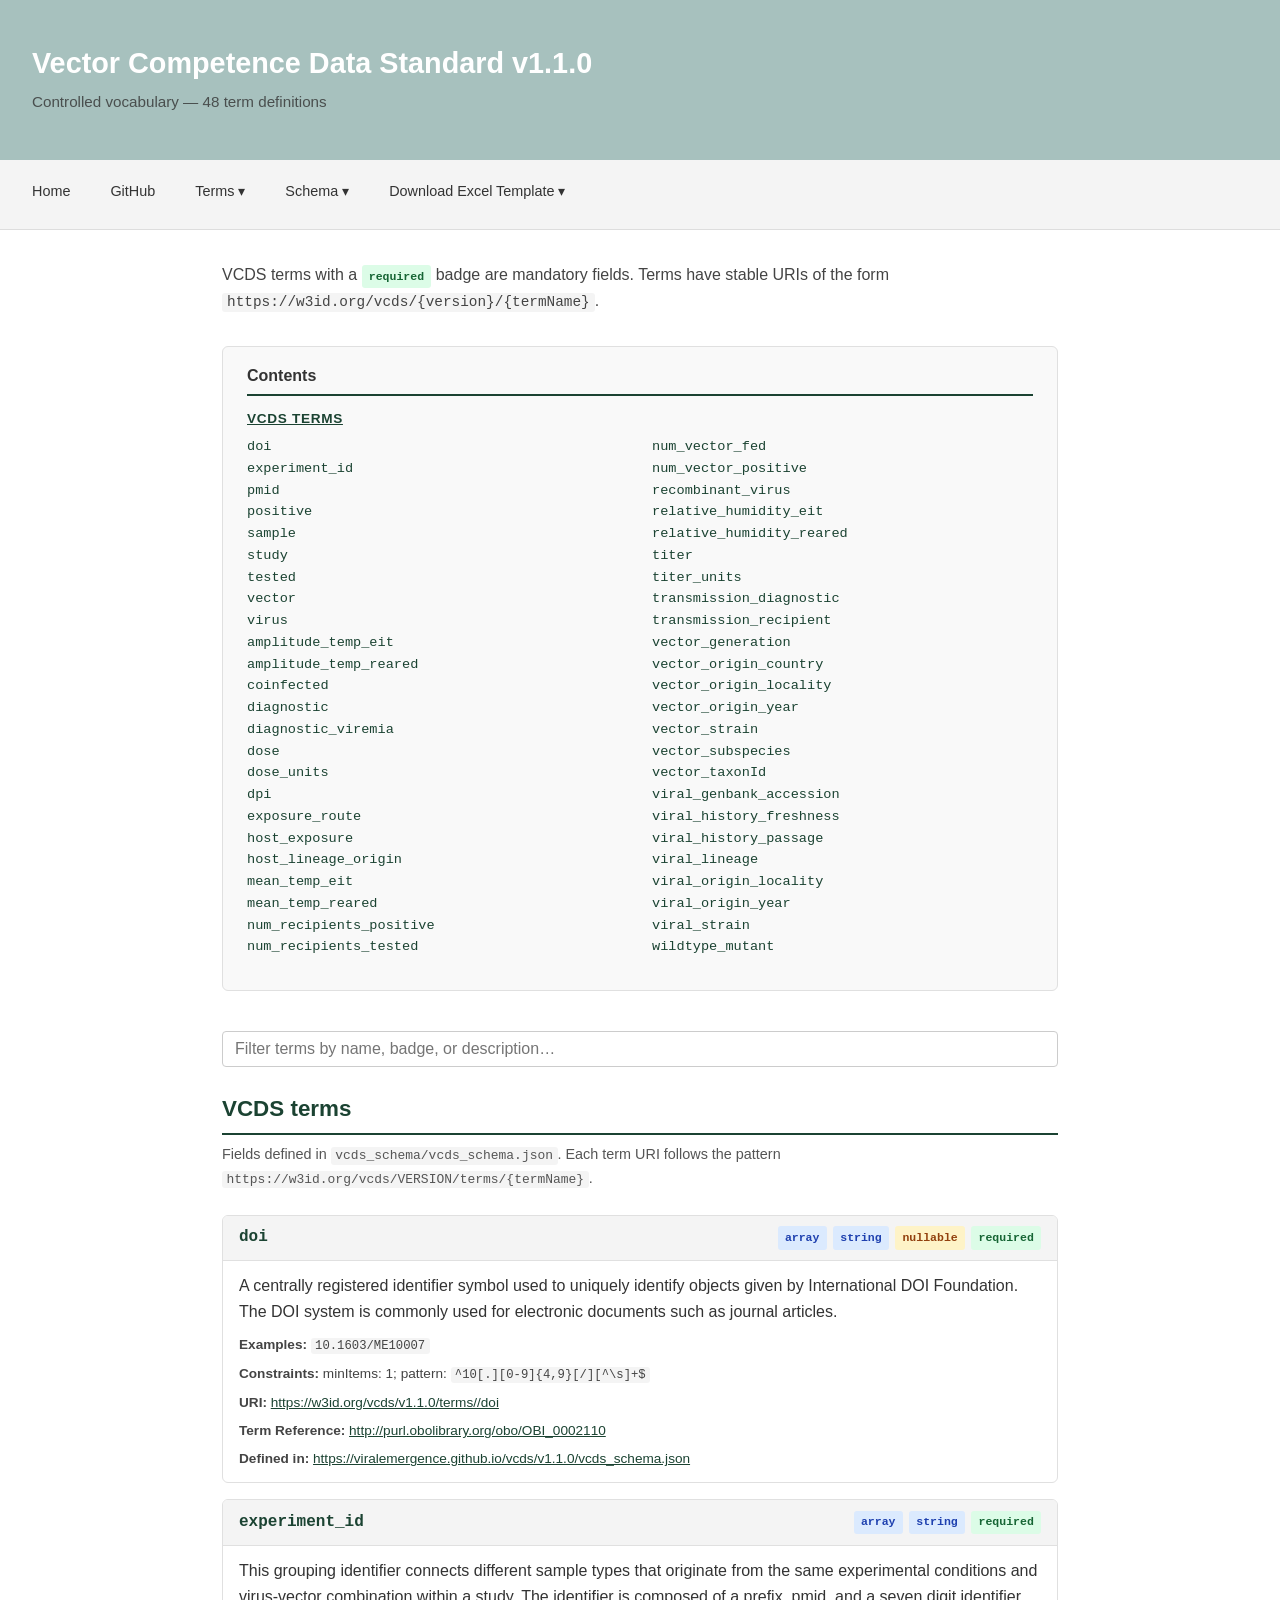
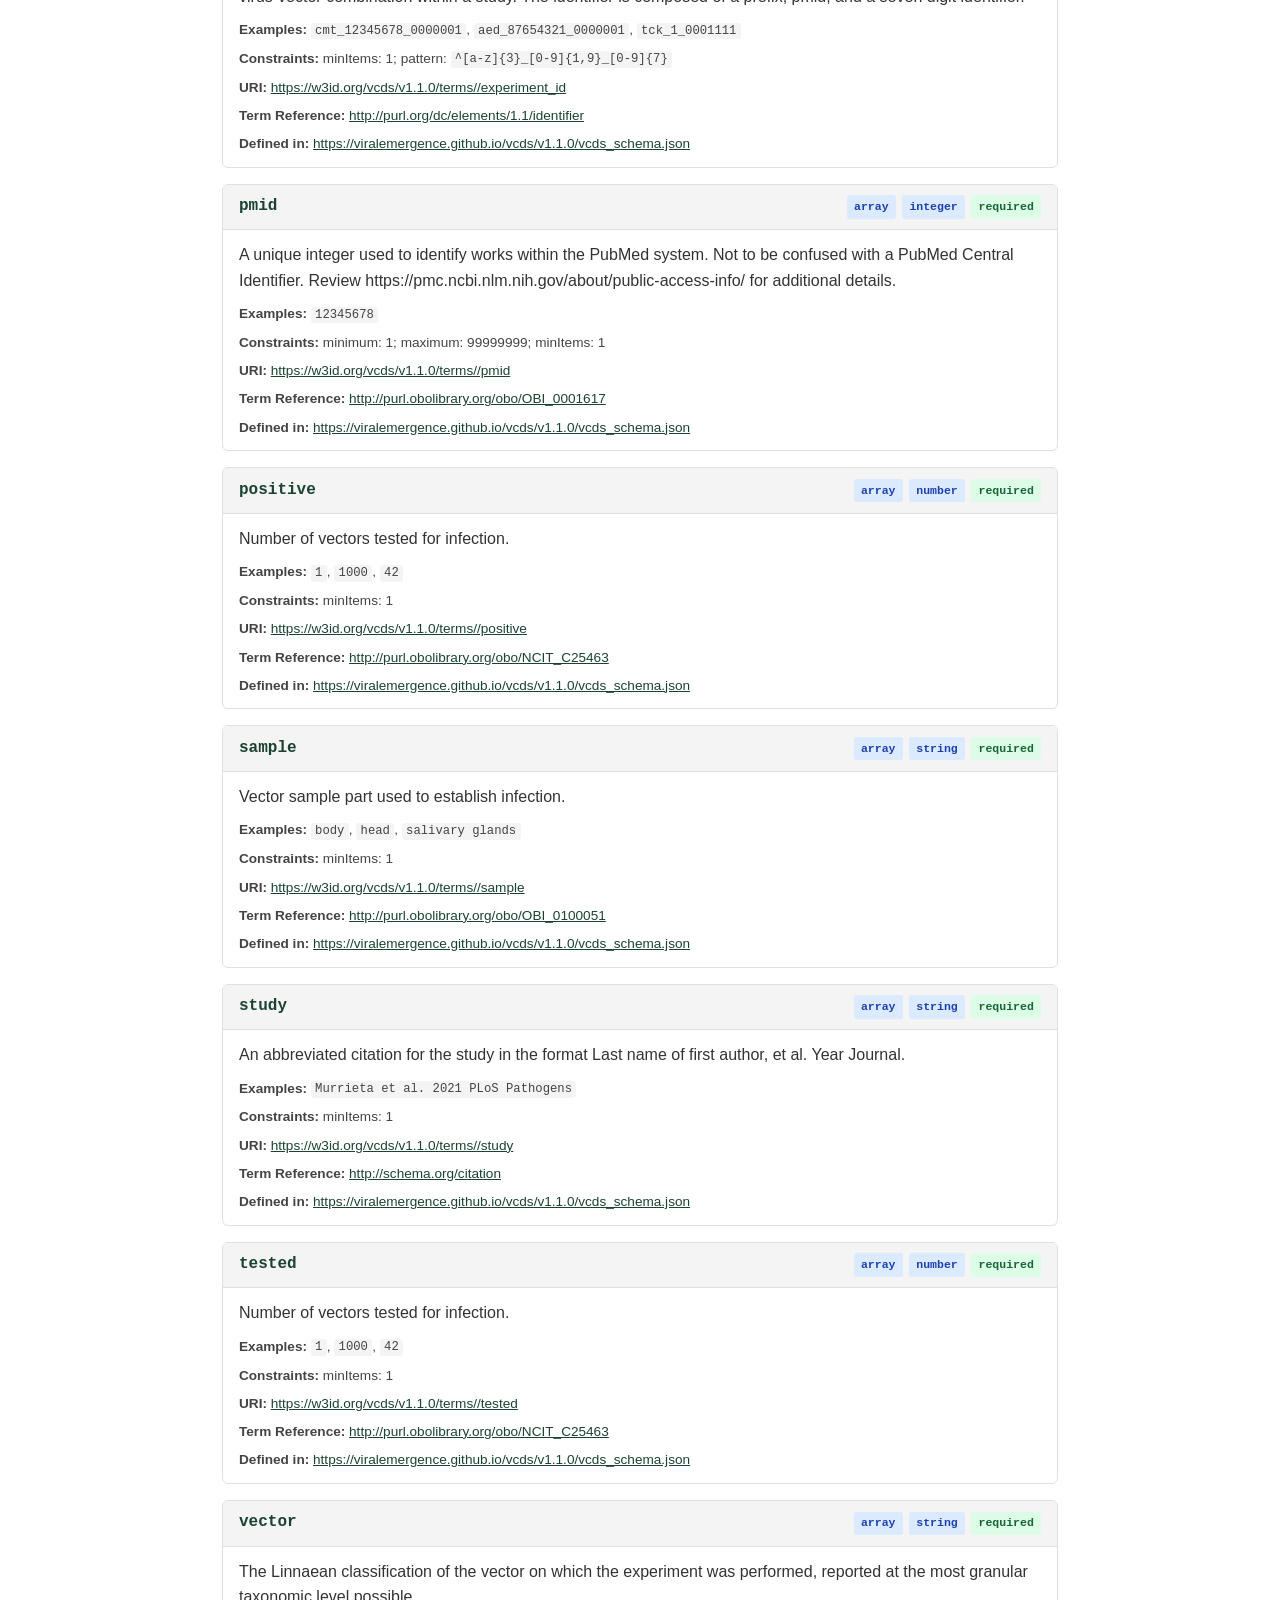
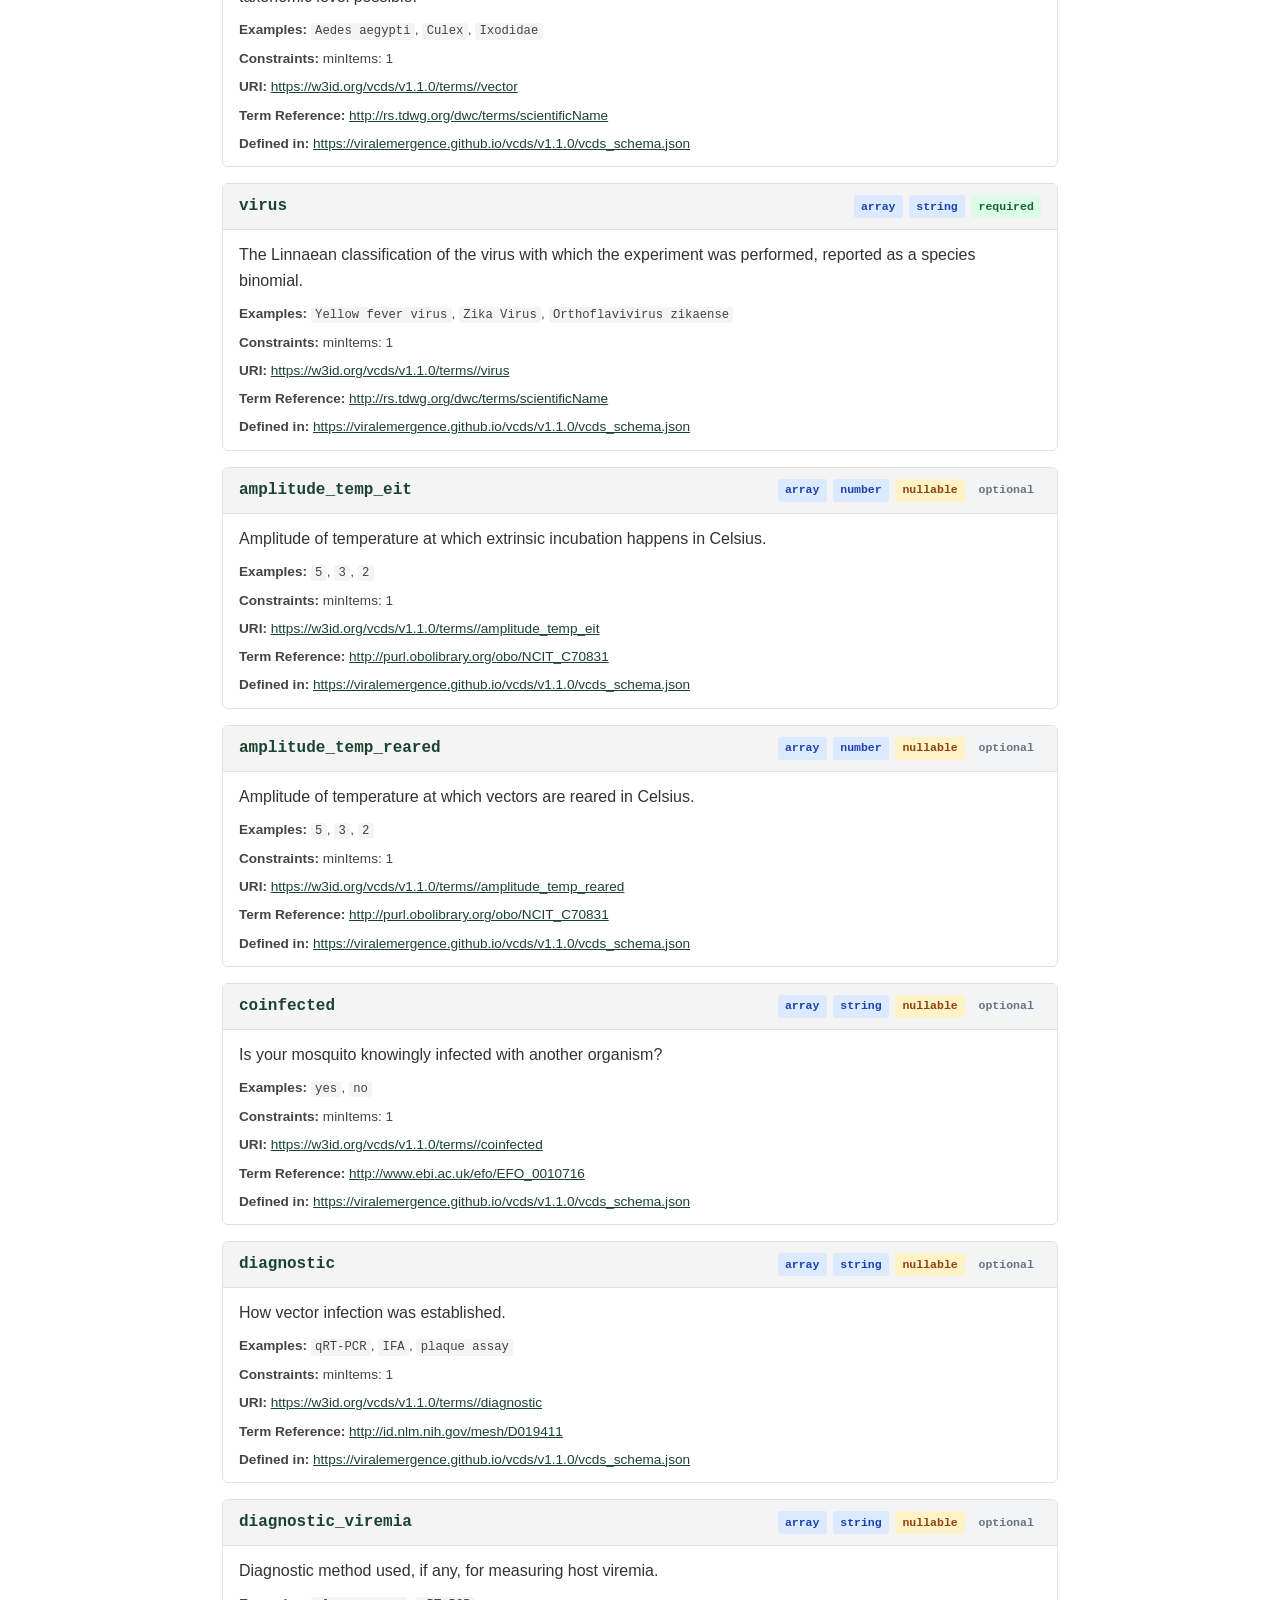
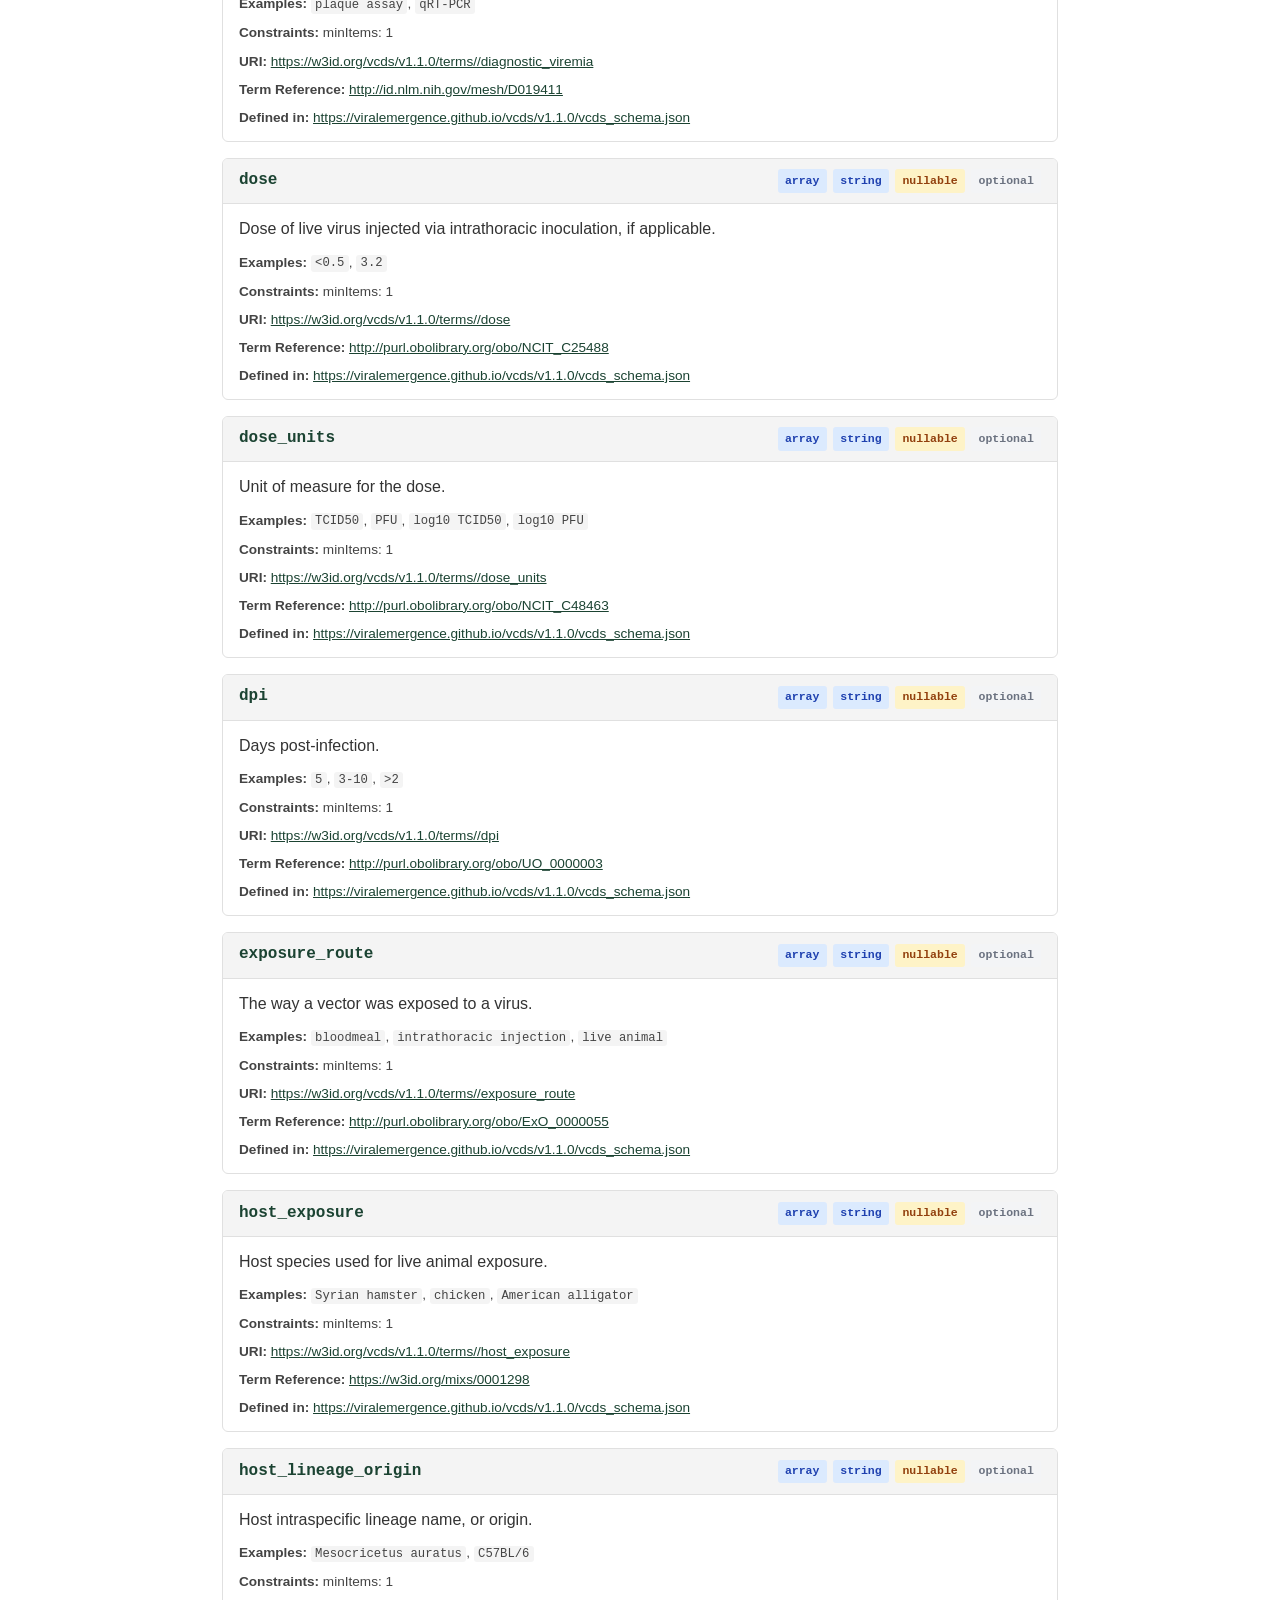
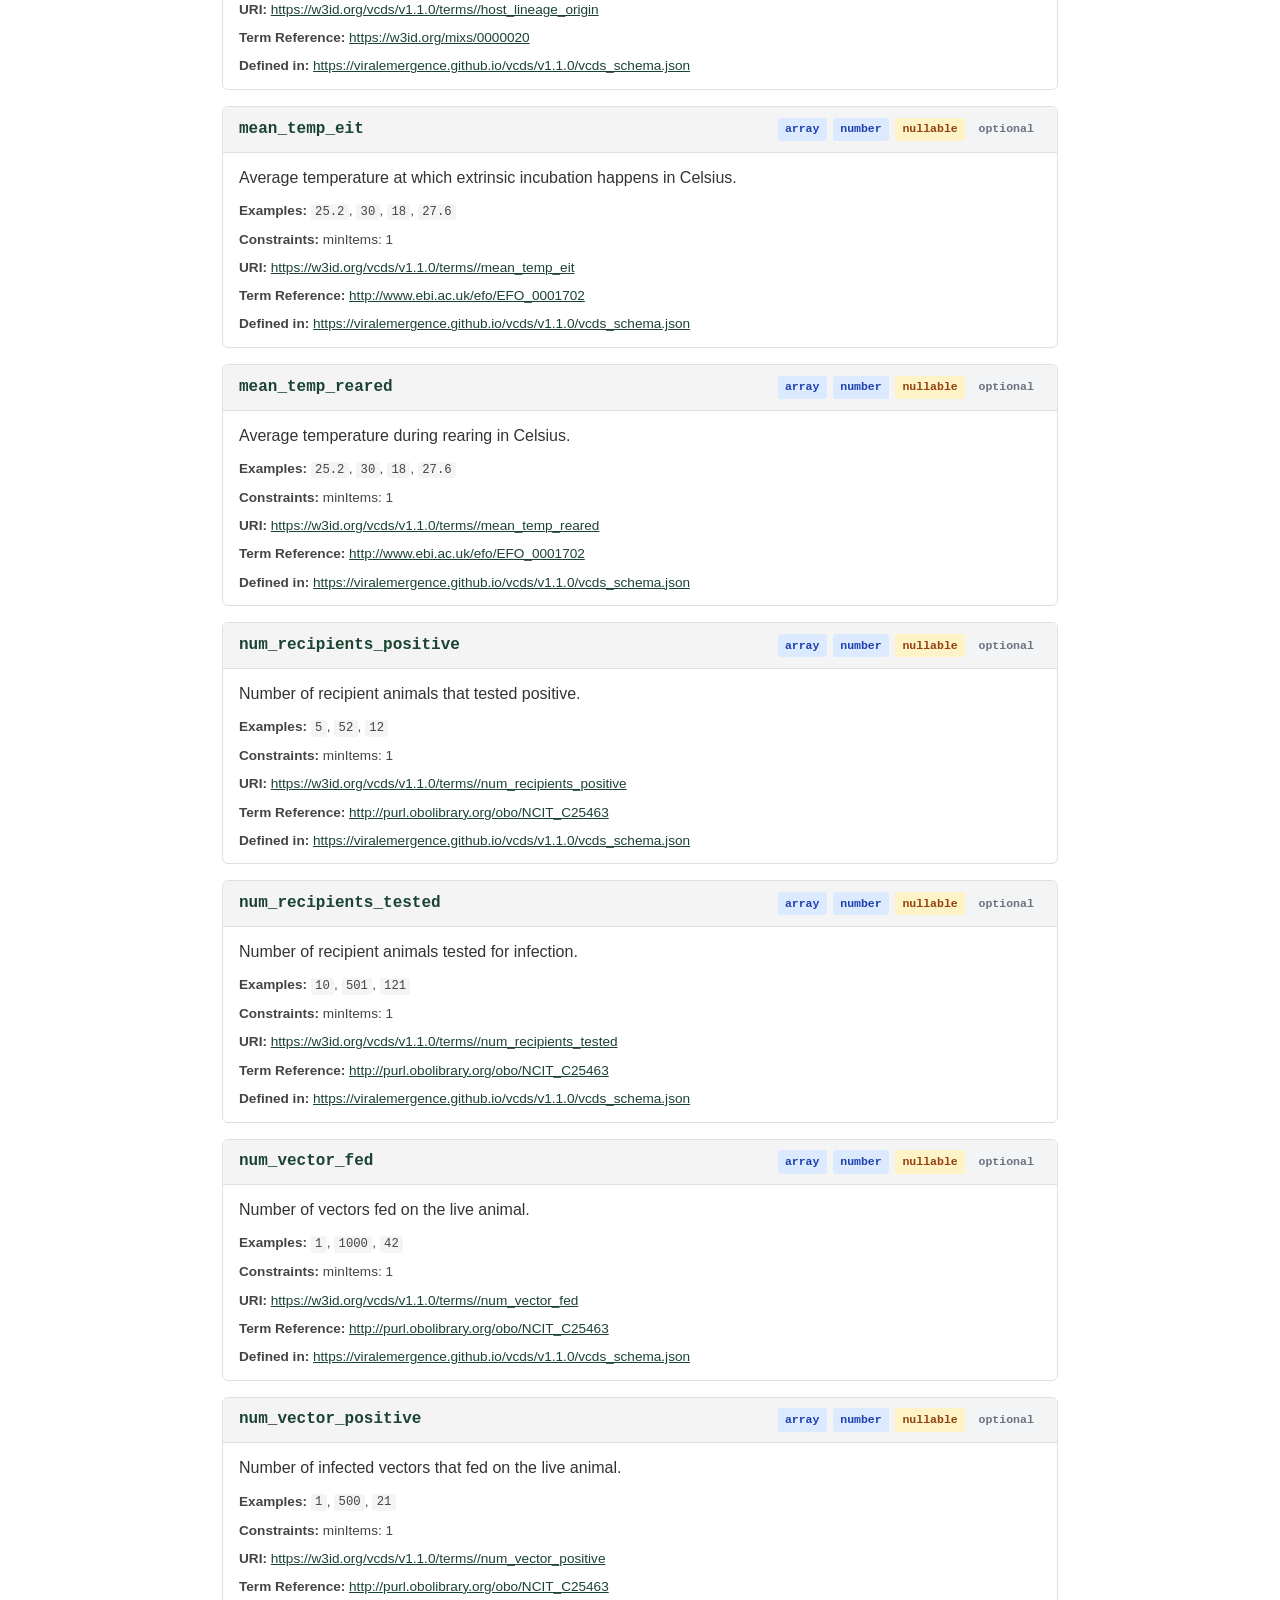
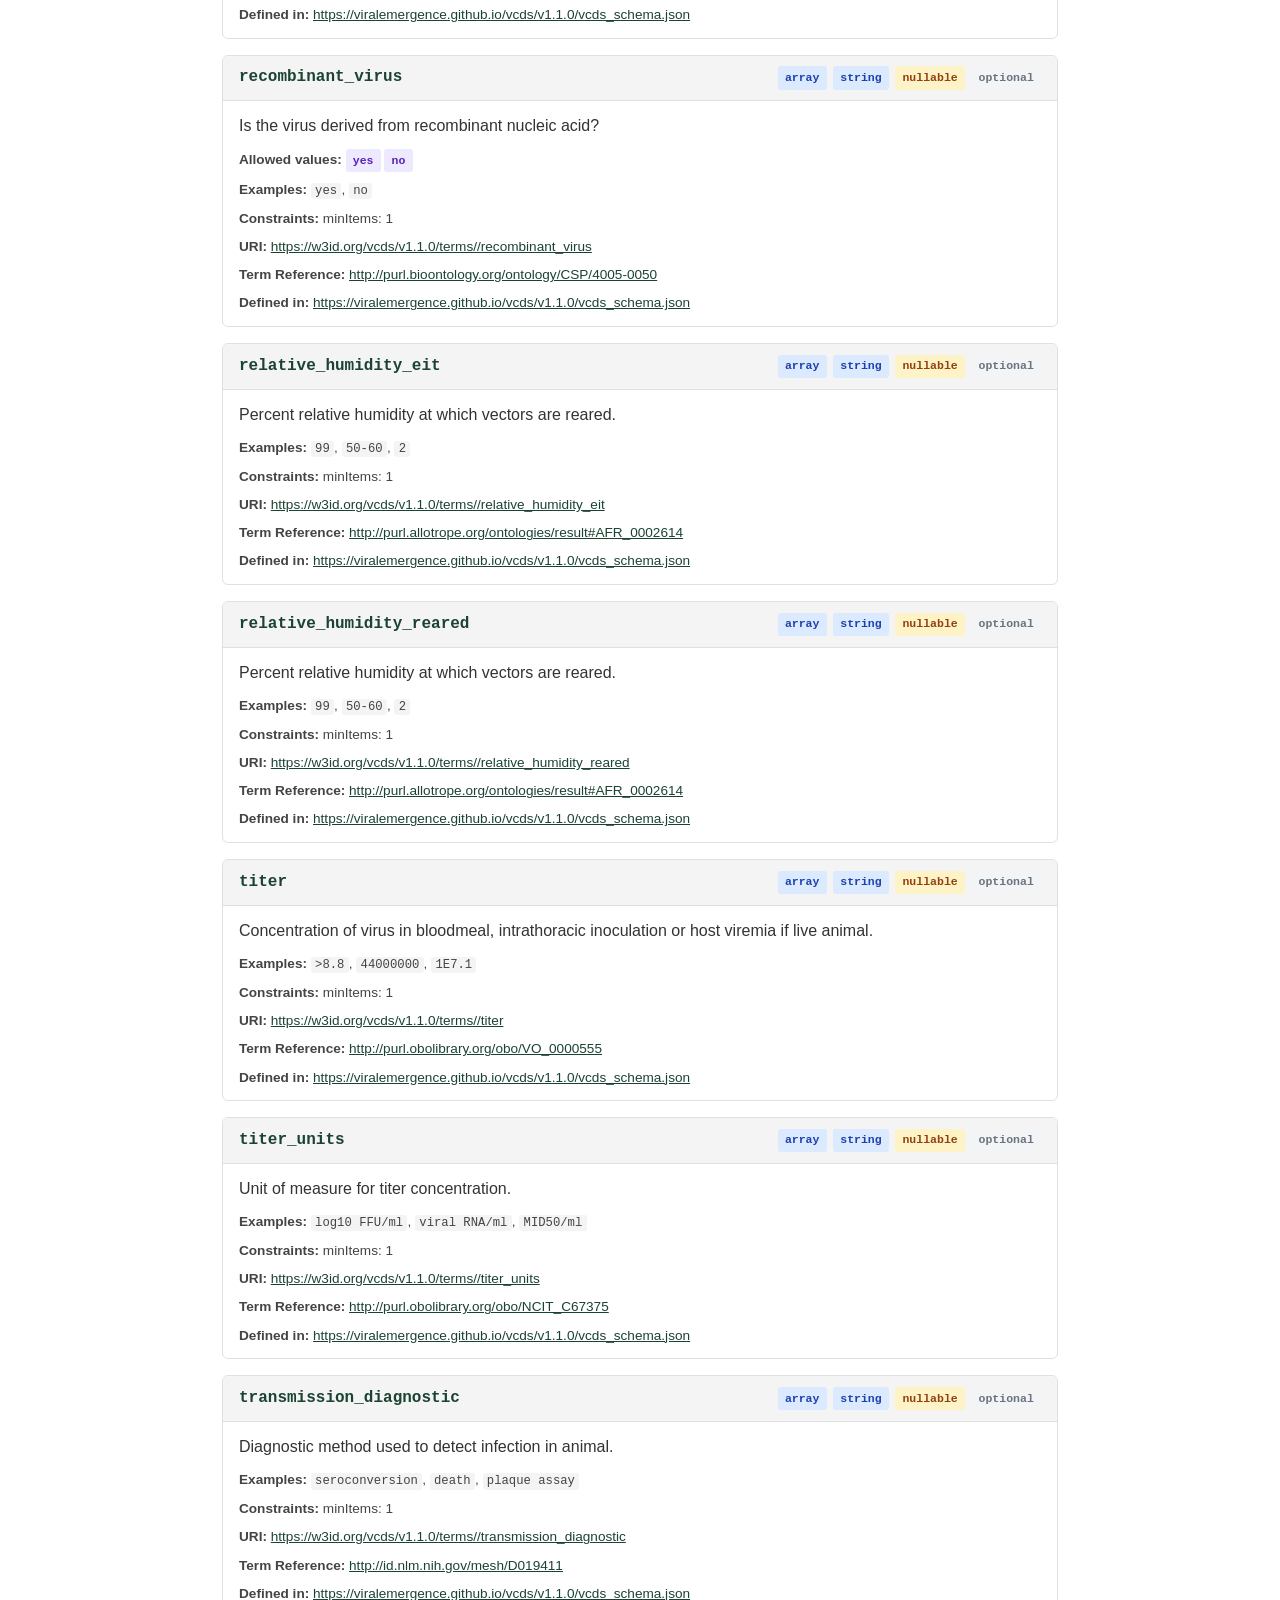
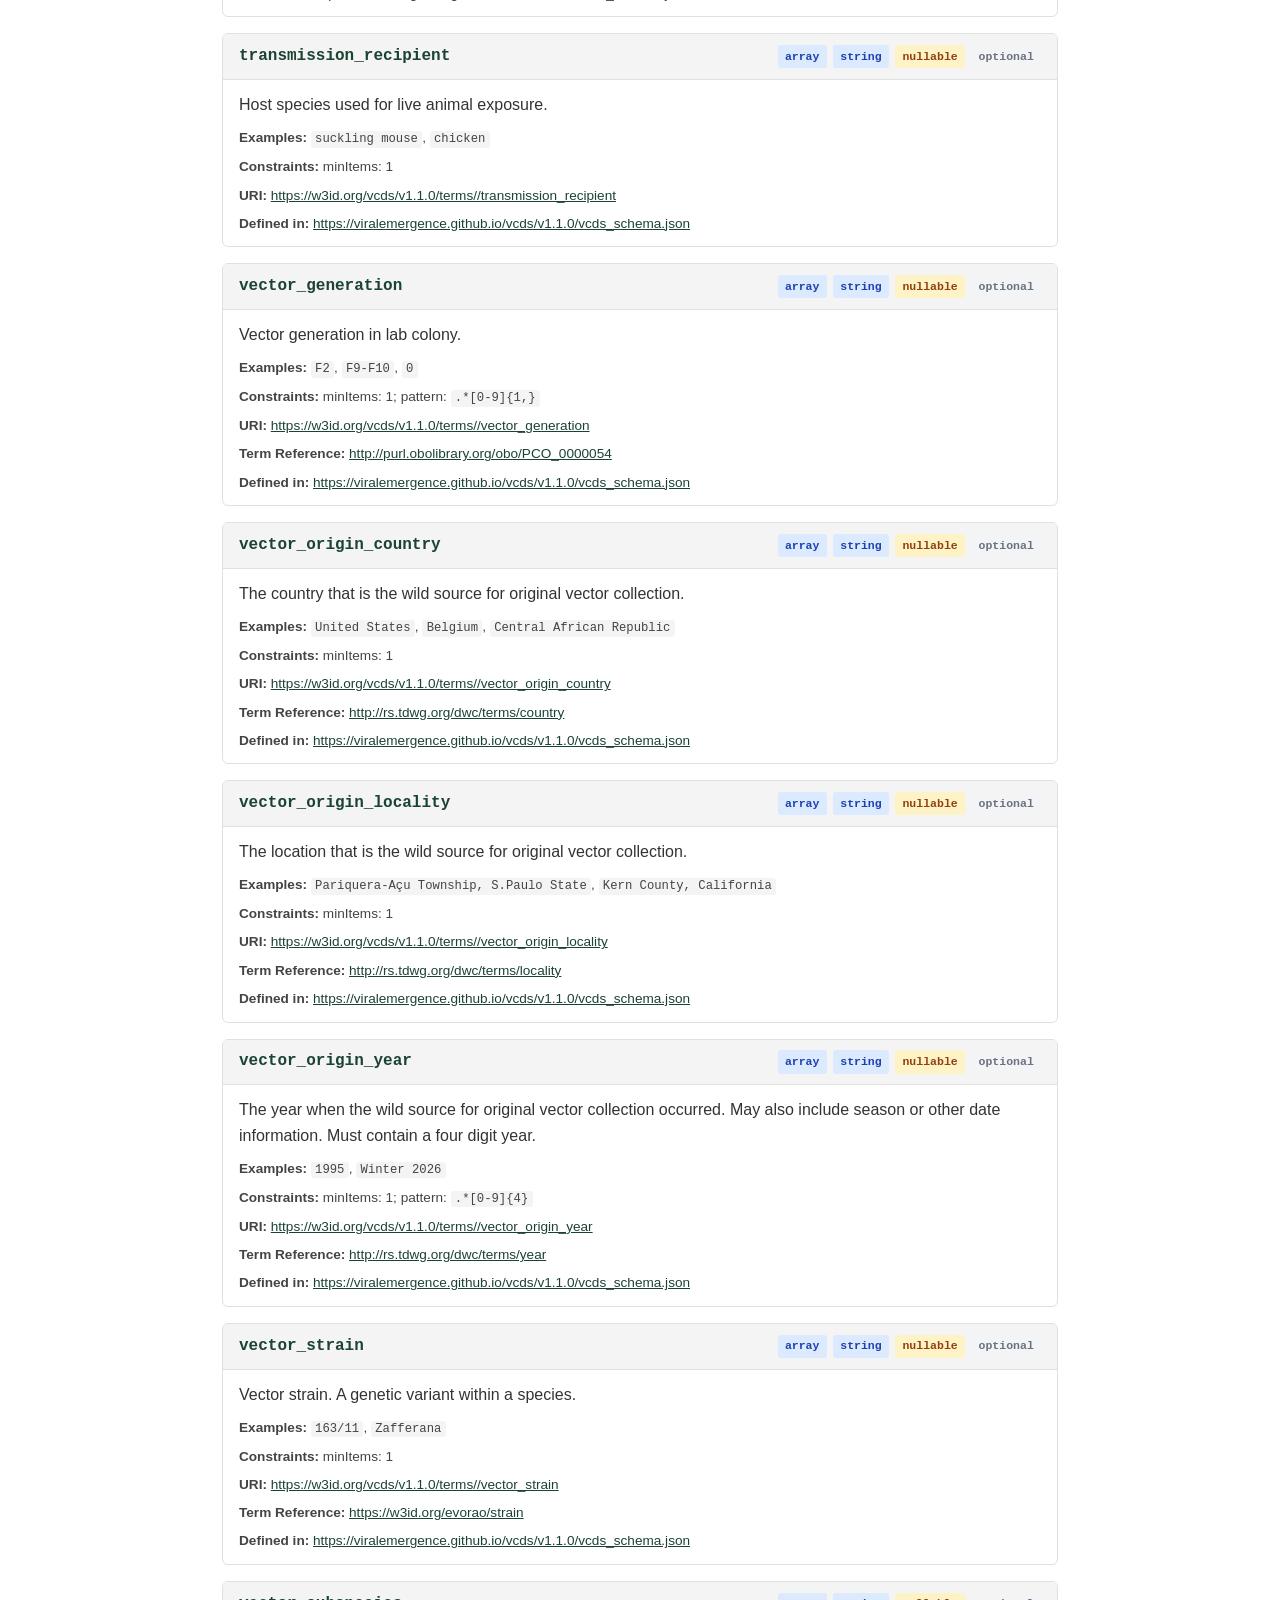
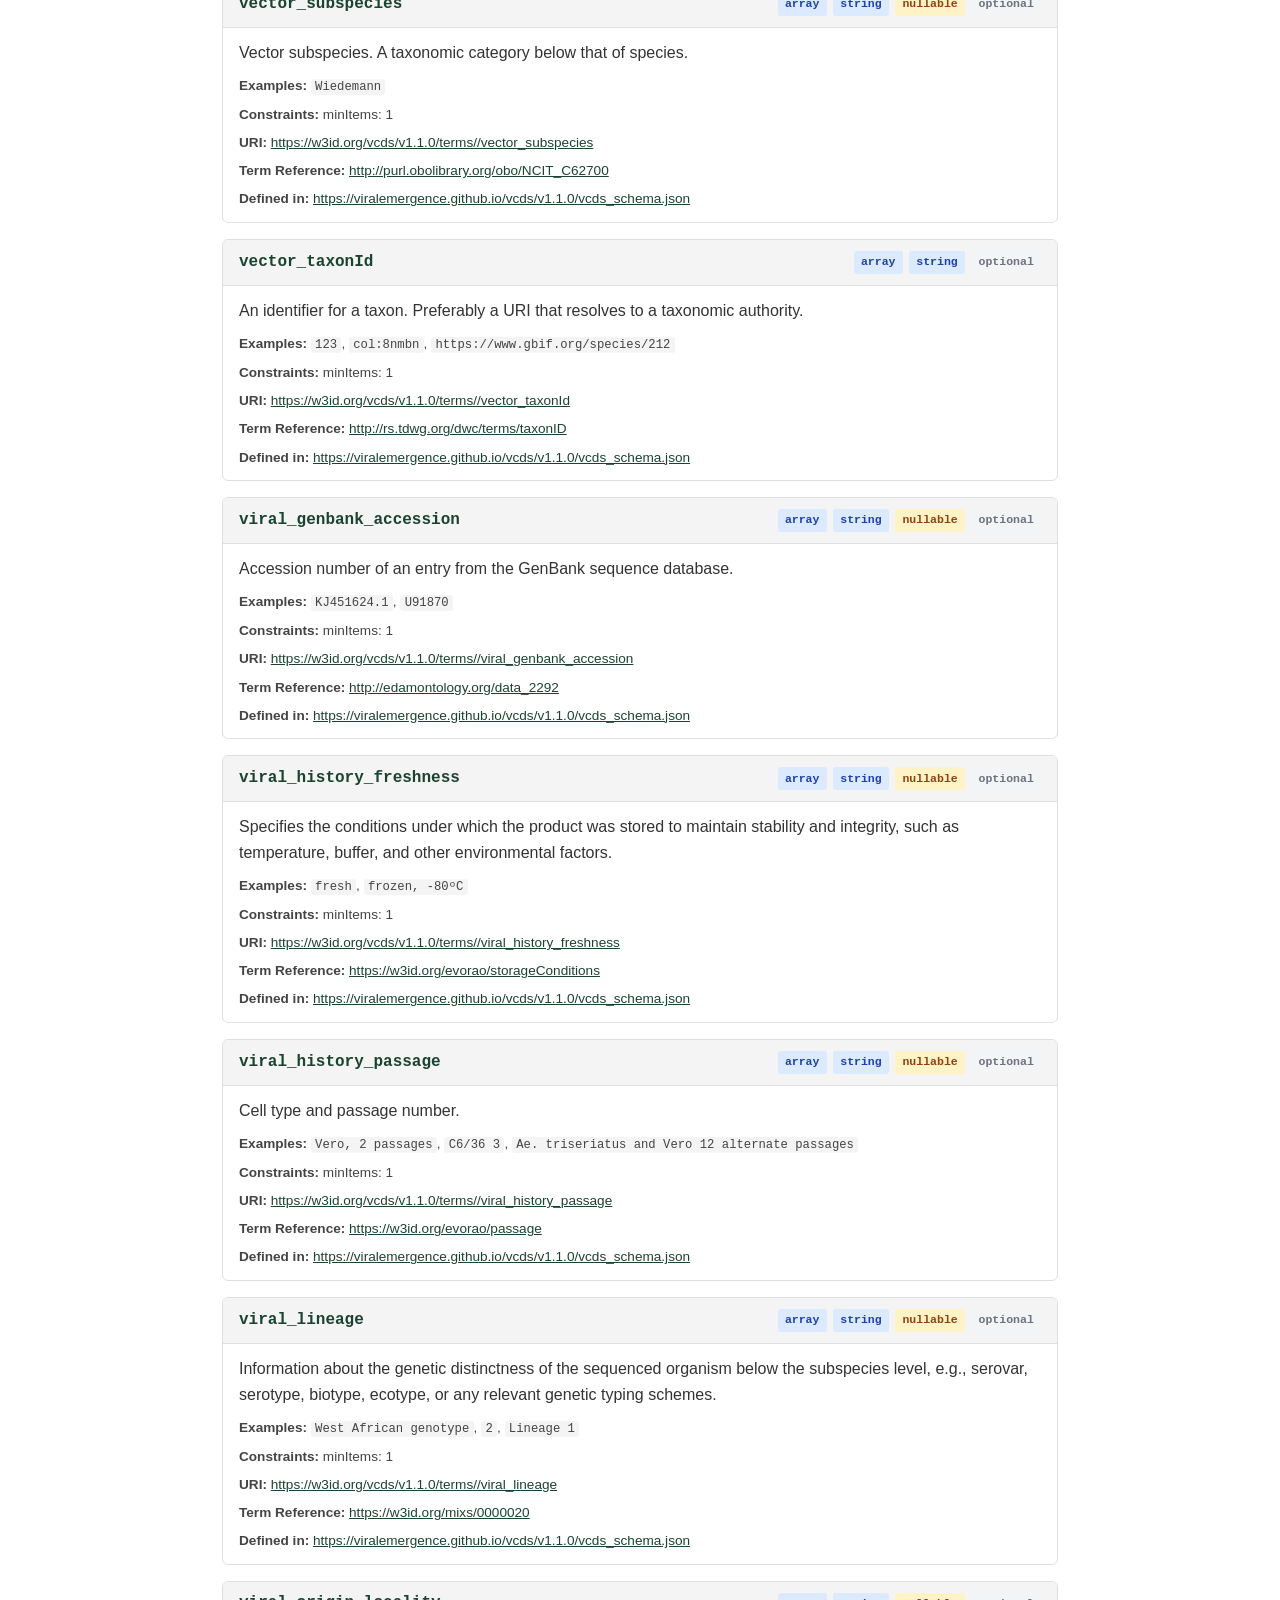
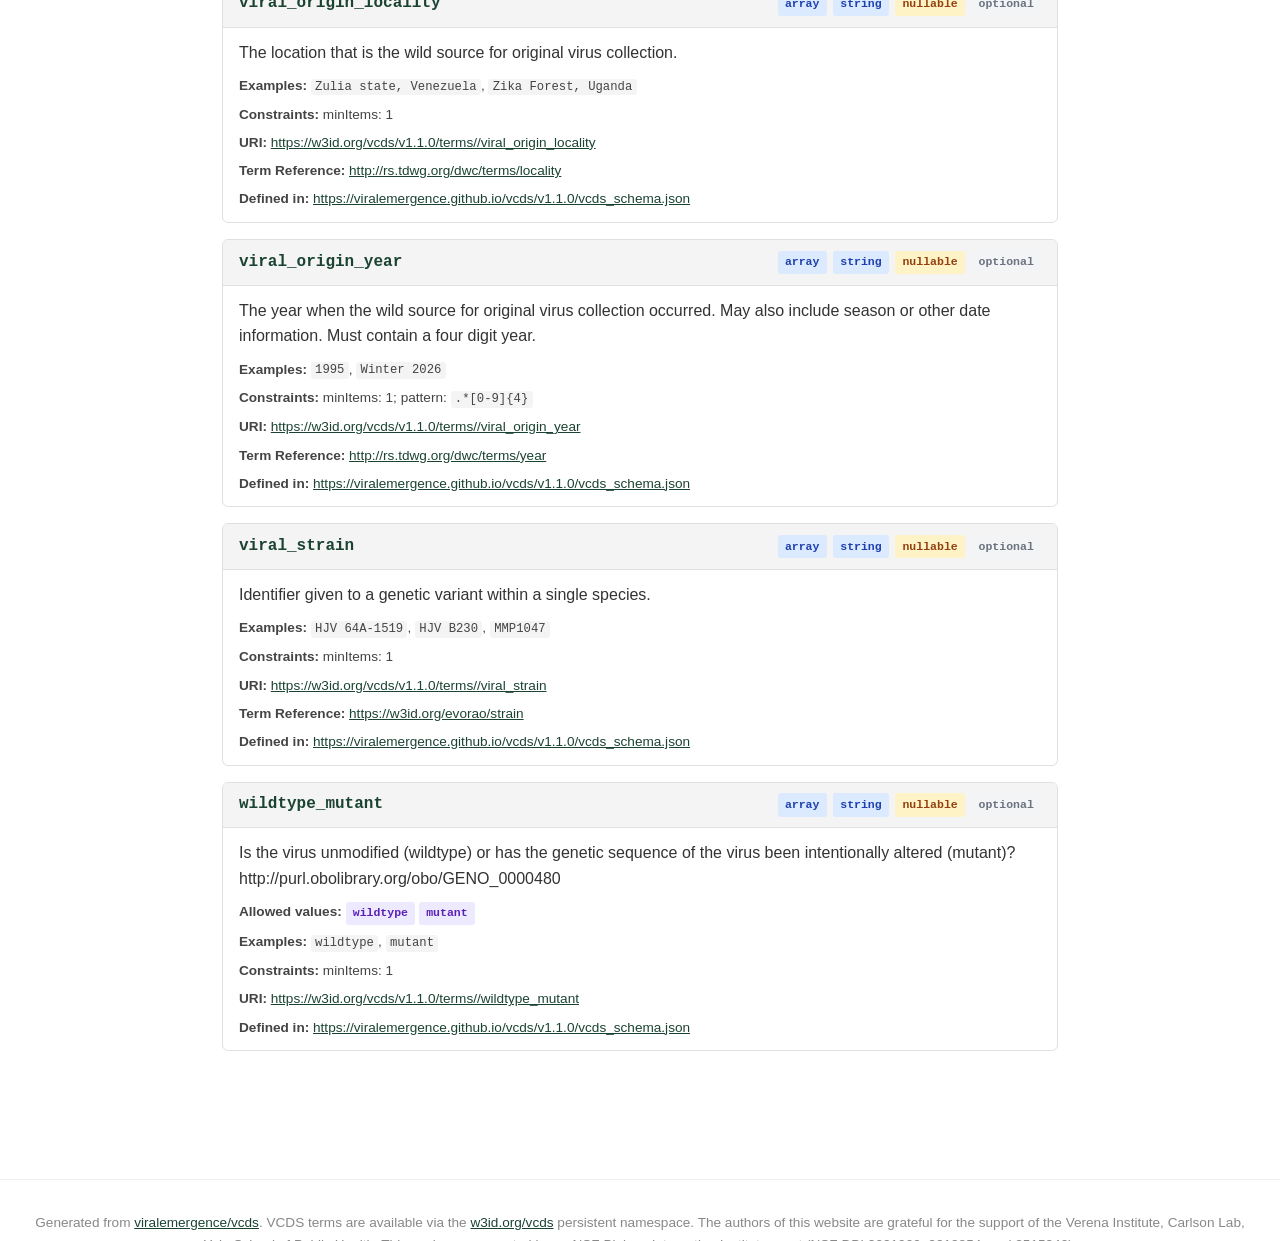
<file: docs/v1.1.0/terms/index.html>
<!DOCTYPE html>
<html lang="en">
<head>
  <meta charset="UTF-8">
  <meta name="viewport" content="width=device-width, initial-scale=1.0">
  <title>Terms — Vector Competence Data Standard v1.1.0</title>
  <link rel="stylesheet" href=../../styles.css>
</head>
<body>

<header>
  <h1>Vector Competence Data Standard v1.1.0</h1>
  <p>Controlled vocabulary — 48 term definitions</p>
</header>

 <nav class="navbar">
    <ul class="navbar-nav">
    <li><a href="https://viralemergence.github.io/vcds/">Home</a></li>
    <li><a href="https://github.com/viralemergence/vcds">GitHub</a></li>

    <!-- Dropdown terms -->
    <li class="dropdown">
      <a href="https://viralemergence.github.io/vcds/v1.2.0/terms/index.html" class="dropdown-toggle">Terms ▾</a>
      <ul class="dropdown-menu">
              <li><a href="https://viralemergence.github.io/vcds/v1.2.0/terms/index.html">v1.2.0</a></li>
      <li><a href="https://viralemergence.github.io/vcds/v1.1.0/terms/index.html">v1.1.0</a></li>
      <li><a href="https://viralemergence.github.io/vcds/v1.0.0/terms/index.html">v1.0.0</a></li>
      </ul>
    </li>

    <!-- Dropdown schemas -->
    <li class="dropdown">
      <a href="https://viralemergence.github.io/vcds/v1.2.0/vcds_schema.json" class="dropdown-toggle">Schema ▾</a>
      <ul class="dropdown-menu">
              <li><a href="https://viralemergence.github.io/vcds/v1.2.0/vcds_schema.json">v1.2.0</a></li>
      <li><a href="https://viralemergence.github.io/vcds/v1.1.0/vcds_schema.json">v1.1.0</a></li>
      <li><a href="https://viralemergence.github.io/vcds/v1.0.0/vcds_schema.json">v1.0.0</a></li>
      </ul>
    </li>

    <!-- Dropdown templates -->
    <li class="dropdown">
      <a href="https://viralemergence.github.io/vcds/v1.2.0/vcds_template_1_2_0.xlsx" class="dropdown-toggle">Download Excel Template ▾</a>
      <ul class="dropdown-menu">
              <li><a href="https://viralemergence.github.io/vcds/v1.2.0/vcds_template_1_2_0.xlsx" download=vcds_template_1_2_0.xlsx>v1.2.0</a></li>
      <li><a href="https://viralemergence.github.io/vcds/v1.1.0/vcds_template_1_1_0.xlsx" download=vcds_template_1_1_0.xlsx>v1.1.0</a></li>
      <li><a href="https://viralemergence.github.io/vcds/v1.0.0/vcds_template_1_0_0.xlsx" download=vcds_template_1_0_0.xlsx>v1.0.0</a></li>
      <li><a href="https://viralemergence.github.io/vcds/v0.0.2 (Oropouche release)/COMET_template_0_0_2.xlsx" download=COMET_template_0_0_2.xlsx>v0.0.2 (Oropouche release)</a></li>
      <li><a href="https://viralemergence.github.io/vcds/v0.0.1 (Paper release)/COMET_template_0_0_1.xlsx" download=COMET_template_0_0_1.xlsx>v0.0.1 (Paper release)</a></li>
      </ul>
    </li>
  </ul>
</nav>

<main>
  <p class="intro">
    VCDS terms with a <span class="badge required">required</span> badge are
    mandatory fields. Terms have stable URIs of the form
    <code>https://w3id.org/vcds/{version}/{termName}</code>.
  </p>

<div class="toc" aria-label="Table of contents">
  <h2>Contents</h2>
  <div class="toc-group">
    <h3><a href="#section-vcds-terms">VCDS Terms</a></h3>
    <div class="toc-links">
      <a href="#doi">doi</a>
      <a href="#experiment_id">experiment_id</a>
      <a href="#pmid">pmid</a>
      <a href="#positive">positive</a>
      <a href="#sample">sample</a>
      <a href="#study">study</a>
      <a href="#tested">tested</a>
      <a href="#vector">vector</a>
      <a href="#virus">virus</a>
      <a href="#amplitude_temp_eit">amplitude_temp_eit</a>
      <a href="#amplitude_temp_reared">amplitude_temp_reared</a>
      <a href="#coinfected">coinfected</a>
      <a href="#diagnostic">diagnostic</a>
      <a href="#diagnostic_viremia">diagnostic_viremia</a>
      <a href="#dose">dose</a>
      <a href="#dose_units">dose_units</a>
      <a href="#dpi">dpi</a>
      <a href="#exposure_route">exposure_route</a>
      <a href="#host_exposure">host_exposure</a>
      <a href="#host_lineage_origin">host_lineage_origin</a>
      <a href="#mean_temp_eit">mean_temp_eit</a>
      <a href="#mean_temp_reared">mean_temp_reared</a>
      <a href="#num_recipients_positive">num_recipients_positive</a>
      <a href="#num_recipients_tested">num_recipients_tested</a>
      <a href="#num_vector_fed">num_vector_fed</a>
      <a href="#num_vector_positive">num_vector_positive</a>
      <a href="#recombinant_virus">recombinant_virus</a>
      <a href="#relative_humidity_eit">relative_humidity_eit</a>
      <a href="#relative_humidity_reared">relative_humidity_reared</a>
      <a href="#titer">titer</a>
      <a href="#titer_units">titer_units</a>
      <a href="#transmission_diagnostic">transmission_diagnostic</a>
      <a href="#transmission_recipient">transmission_recipient</a>
      <a href="#vector_generation">vector_generation</a>
      <a href="#vector_origin_country">vector_origin_country</a>
      <a href="#vector_origin_locality">vector_origin_locality</a>
      <a href="#vector_origin_year">vector_origin_year</a>
      <a href="#vector_strain">vector_strain</a>
      <a href="#vector_subspecies">vector_subspecies</a>
      <a href="#vector_taxonId">vector_taxonId</a>
      <a href="#viral_genbank_accession">viral_genbank_accession</a>
      <a href="#viral_history_freshness">viral_history_freshness</a>
      <a href="#viral_history_passage">viral_history_passage</a>
      <a href="#viral_lineage">viral_lineage</a>
      <a href="#viral_origin_locality">viral_origin_locality</a>
      <a href="#viral_origin_year">viral_origin_year</a>
      <a href="#viral_strain">viral_strain</a>
      <a href="#wildtype_mutant">wildtype_mutant</a>
    </div>
  </div>
  </div>

  <div class="filter-bar">
    <input id="filter" type="search"
           placeholder="Filter terms by name, badge, or description…"
           aria-label="Filter terms">
  </div>

<div class="schema-section" id="section-vcds">
  <h2 class="section-title">VCDS terms</h2>
  <p class="section-desc">Fields defined in <code>vcds_schema/vcds_schema.json</code>. Each term URI follows the pattern <code>https://w3id.org/vcds/VERSION/terms/{termName}</code>.</p>
  <section class="term" id="doi">
    <div class="term-header">
      <h3 class="term-name">doi</h3>
      <div class="term-badges">
        <span class="badge type">array</span> <span class="badge type">string</span> <span class="badge nullable">nullable</span>
        <span class="badge required">required</span>
      </div>
    </div>
    <div class="term-body">
      <p class="term-desc">A centrally registered identifier symbol used to uniquely identify objects given by International DOI Foundation. The DOI system is commonly used for electronic documents such as journal articles.</p>
      <div class="examples"><strong>Examples:</strong> <code>10.1603/ME10007</code></div>
      <div class="constraints"><strong>Constraints:</strong> minItems: 1; pattern: <code>^10[.][0-9]{4,9}[/][^\s]+$</code></div>
      <div class="term-uri"><strong>URI:</strong> <a href="https://w3id.org/vcds/v1.1.0/terms//doi">https://w3id.org/vcds/v1.1.0/terms//doi</a></div>
      <div class="dwc-ref"><strong>Term Reference:</strong> <a href="http://purl.obolibrary.org/obo/OBI_0002110">http://purl.obolibrary.org/obo/OBI_0002110</a></div>
      <div class="schema-ref"><strong>Defined in:</strong> <a href="https://viralemergence.github.io/vcds/v1.1.0/vcds_schema.json">https://viralemergence.github.io/vcds/v1.1.0/vcds_schema.json</a></div>
    </div>
  </section>

  <section class="term" id="experiment_id">
    <div class="term-header">
      <h3 class="term-name">experiment_id</h3>
      <div class="term-badges">
        <span class="badge type">array</span> <span class="badge type">string</span>
        <span class="badge required">required</span>
      </div>
    </div>
    <div class="term-body">
      <p class="term-desc">This grouping identifier connects different sample types that originate from the same experimental conditions and virus-vector combination within a study. The identifier is composed of a prefix, pmid, and a seven digit identifier.</p>
      <div class="examples"><strong>Examples:</strong> <code>cmt_12345678_0000001</code>, <code>aed_87654321_0000001</code>, <code>tck_1_0001111</code></div>
      <div class="constraints"><strong>Constraints:</strong> minItems: 1; pattern: <code>^[a-z]{3}_[0-9]{1,9}_[0-9]{7}</code></div>
      <div class="term-uri"><strong>URI:</strong> <a href="https://w3id.org/vcds/v1.1.0/terms//experiment_id">https://w3id.org/vcds/v1.1.0/terms//experiment_id</a></div>
      <div class="dwc-ref"><strong>Term Reference:</strong> <a href="http://purl.org/dc/elements/1.1/identifier">http://purl.org/dc/elements/1.1/identifier</a></div>
      <div class="schema-ref"><strong>Defined in:</strong> <a href="https://viralemergence.github.io/vcds/v1.1.0/vcds_schema.json">https://viralemergence.github.io/vcds/v1.1.0/vcds_schema.json</a></div>
    </div>
  </section>

  <section class="term" id="pmid">
    <div class="term-header">
      <h3 class="term-name">pmid</h3>
      <div class="term-badges">
        <span class="badge type">array</span> <span class="badge type">integer</span>
        <span class="badge required">required</span>
      </div>
    </div>
    <div class="term-body">
      <p class="term-desc">A unique integer used to identify works within the PubMed system. Not to be confused with a PubMed Central Identifier. Review https://pmc.ncbi.nlm.nih.gov/about/public-access-info/ for additional details.</p>
      <div class="examples"><strong>Examples:</strong> <code>12345678</code></div>
      <div class="constraints"><strong>Constraints:</strong> minimum: 1; maximum: 99999999; minItems: 1</div>
      <div class="term-uri"><strong>URI:</strong> <a href="https://w3id.org/vcds/v1.1.0/terms//pmid">https://w3id.org/vcds/v1.1.0/terms//pmid</a></div>
      <div class="dwc-ref"><strong>Term Reference:</strong> <a href="http://purl.obolibrary.org/obo/OBI_0001617">http://purl.obolibrary.org/obo/OBI_0001617</a></div>
      <div class="schema-ref"><strong>Defined in:</strong> <a href="https://viralemergence.github.io/vcds/v1.1.0/vcds_schema.json">https://viralemergence.github.io/vcds/v1.1.0/vcds_schema.json</a></div>
    </div>
  </section>

  <section class="term" id="positive">
    <div class="term-header">
      <h3 class="term-name">positive</h3>
      <div class="term-badges">
        <span class="badge type">array</span> <span class="badge type">number</span>
        <span class="badge required">required</span>
      </div>
    </div>
    <div class="term-body">
      <p class="term-desc">Number of vectors tested for infection.</p>
      <div class="examples"><strong>Examples:</strong> <code>1</code>, <code>1000</code>, <code>42</code></div>
      <div class="constraints"><strong>Constraints:</strong> minItems: 1</div>
      <div class="term-uri"><strong>URI:</strong> <a href="https://w3id.org/vcds/v1.1.0/terms//positive">https://w3id.org/vcds/v1.1.0/terms//positive</a></div>
      <div class="dwc-ref"><strong>Term Reference:</strong> <a href="http://purl.obolibrary.org/obo/NCIT_C25463">http://purl.obolibrary.org/obo/NCIT_C25463</a></div>
      <div class="schema-ref"><strong>Defined in:</strong> <a href="https://viralemergence.github.io/vcds/v1.1.0/vcds_schema.json">https://viralemergence.github.io/vcds/v1.1.0/vcds_schema.json</a></div>
    </div>
  </section>

  <section class="term" id="sample">
    <div class="term-header">
      <h3 class="term-name">sample</h3>
      <div class="term-badges">
        <span class="badge type">array</span> <span class="badge type">string</span>
        <span class="badge required">required</span>
      </div>
    </div>
    <div class="term-body">
      <p class="term-desc">Vector sample part used to establish infection.</p>
      <div class="examples"><strong>Examples:</strong> <code>body</code>, <code>head</code>, <code>salivary glands</code></div>
      <div class="constraints"><strong>Constraints:</strong> minItems: 1</div>
      <div class="term-uri"><strong>URI:</strong> <a href="https://w3id.org/vcds/v1.1.0/terms//sample">https://w3id.org/vcds/v1.1.0/terms//sample</a></div>
      <div class="dwc-ref"><strong>Term Reference:</strong> <a href="http://purl.obolibrary.org/obo/OBI_0100051">http://purl.obolibrary.org/obo/OBI_0100051</a></div>
      <div class="schema-ref"><strong>Defined in:</strong> <a href="https://viralemergence.github.io/vcds/v1.1.0/vcds_schema.json">https://viralemergence.github.io/vcds/v1.1.0/vcds_schema.json</a></div>
    </div>
  </section>

  <section class="term" id="study">
    <div class="term-header">
      <h3 class="term-name">study</h3>
      <div class="term-badges">
        <span class="badge type">array</span> <span class="badge type">string</span>
        <span class="badge required">required</span>
      </div>
    </div>
    <div class="term-body">
      <p class="term-desc">An abbreviated citation for the study in the format Last name of first author, et al. Year Journal.</p>
      <div class="examples"><strong>Examples:</strong> <code>Murrieta et al. 2021 PLoS Pathogens</code></div>
      <div class="constraints"><strong>Constraints:</strong> minItems: 1</div>
      <div class="term-uri"><strong>URI:</strong> <a href="https://w3id.org/vcds/v1.1.0/terms//study">https://w3id.org/vcds/v1.1.0/terms//study</a></div>
      <div class="dwc-ref"><strong>Term Reference:</strong> <a href="http://schema.org/citation">http://schema.org/citation</a></div>
      <div class="schema-ref"><strong>Defined in:</strong> <a href="https://viralemergence.github.io/vcds/v1.1.0/vcds_schema.json">https://viralemergence.github.io/vcds/v1.1.0/vcds_schema.json</a></div>
    </div>
  </section>

  <section class="term" id="tested">
    <div class="term-header">
      <h3 class="term-name">tested</h3>
      <div class="term-badges">
        <span class="badge type">array</span> <span class="badge type">number</span>
        <span class="badge required">required</span>
      </div>
    </div>
    <div class="term-body">
      <p class="term-desc">Number of vectors tested for infection.</p>
      <div class="examples"><strong>Examples:</strong> <code>1</code>, <code>1000</code>, <code>42</code></div>
      <div class="constraints"><strong>Constraints:</strong> minItems: 1</div>
      <div class="term-uri"><strong>URI:</strong> <a href="https://w3id.org/vcds/v1.1.0/terms//tested">https://w3id.org/vcds/v1.1.0/terms//tested</a></div>
      <div class="dwc-ref"><strong>Term Reference:</strong> <a href="http://purl.obolibrary.org/obo/NCIT_C25463">http://purl.obolibrary.org/obo/NCIT_C25463</a></div>
      <div class="schema-ref"><strong>Defined in:</strong> <a href="https://viralemergence.github.io/vcds/v1.1.0/vcds_schema.json">https://viralemergence.github.io/vcds/v1.1.0/vcds_schema.json</a></div>
    </div>
  </section>

  <section class="term" id="vector">
    <div class="term-header">
      <h3 class="term-name">vector</h3>
      <div class="term-badges">
        <span class="badge type">array</span> <span class="badge type">string</span>
        <span class="badge required">required</span>
      </div>
    </div>
    <div class="term-body">
      <p class="term-desc">The Linnaean classification of the vector on which the experiment was performed, reported at the most granular taxonomic level possible.</p>
      <div class="examples"><strong>Examples:</strong> <code>Aedes aegypti</code>, <code>Culex</code>, <code>Ixodidae</code></div>
      <div class="constraints"><strong>Constraints:</strong> minItems: 1</div>
      <div class="term-uri"><strong>URI:</strong> <a href="https://w3id.org/vcds/v1.1.0/terms//vector">https://w3id.org/vcds/v1.1.0/terms//vector</a></div>
      <div class="dwc-ref"><strong>Term Reference:</strong> <a href="http://rs.tdwg.org/dwc/terms/scientificName">http://rs.tdwg.org/dwc/terms/scientificName</a></div>
      <div class="schema-ref"><strong>Defined in:</strong> <a href="https://viralemergence.github.io/vcds/v1.1.0/vcds_schema.json">https://viralemergence.github.io/vcds/v1.1.0/vcds_schema.json</a></div>
    </div>
  </section>

  <section class="term" id="virus">
    <div class="term-header">
      <h3 class="term-name">virus</h3>
      <div class="term-badges">
        <span class="badge type">array</span> <span class="badge type">string</span>
        <span class="badge required">required</span>
      </div>
    </div>
    <div class="term-body">
      <p class="term-desc">The Linnaean classification of the virus with which the experiment was performed, reported as a species binomial.</p>
      <div class="examples"><strong>Examples:</strong> <code>Yellow fever virus</code>, <code>Zika Virus</code>, <code>Orthoflavivirus zikaense</code></div>
      <div class="constraints"><strong>Constraints:</strong> minItems: 1</div>
      <div class="term-uri"><strong>URI:</strong> <a href="https://w3id.org/vcds/v1.1.0/terms//virus">https://w3id.org/vcds/v1.1.0/terms//virus</a></div>
      <div class="dwc-ref"><strong>Term Reference:</strong> <a href="http://rs.tdwg.org/dwc/terms/scientificName">http://rs.tdwg.org/dwc/terms/scientificName</a></div>
      <div class="schema-ref"><strong>Defined in:</strong> <a href="https://viralemergence.github.io/vcds/v1.1.0/vcds_schema.json">https://viralemergence.github.io/vcds/v1.1.0/vcds_schema.json</a></div>
    </div>
  </section>

  <section class="term" id="amplitude_temp_eit">
    <div class="term-header">
      <h3 class="term-name">amplitude_temp_eit</h3>
      <div class="term-badges">
        <span class="badge type">array</span> <span class="badge type">number</span> <span class="badge nullable">nullable</span>
        <span class="badge optional">optional</span>
      </div>
    </div>
    <div class="term-body">
      <p class="term-desc">Amplitude of temperature at which extrinsic incubation happens in Celsius.</p>
      <div class="examples"><strong>Examples:</strong> <code>5</code>, <code>3</code>, <code>2</code></div>
      <div class="constraints"><strong>Constraints:</strong> minItems: 1</div>
      <div class="term-uri"><strong>URI:</strong> <a href="https://w3id.org/vcds/v1.1.0/terms//amplitude_temp_eit">https://w3id.org/vcds/v1.1.0/terms//amplitude_temp_eit</a></div>
      <div class="dwc-ref"><strong>Term Reference:</strong> <a href="http://purl.obolibrary.org/obo/NCIT_C70831">http://purl.obolibrary.org/obo/NCIT_C70831</a></div>
      <div class="schema-ref"><strong>Defined in:</strong> <a href="https://viralemergence.github.io/vcds/v1.1.0/vcds_schema.json">https://viralemergence.github.io/vcds/v1.1.0/vcds_schema.json</a></div>
    </div>
  </section>

  <section class="term" id="amplitude_temp_reared">
    <div class="term-header">
      <h3 class="term-name">amplitude_temp_reared</h3>
      <div class="term-badges">
        <span class="badge type">array</span> <span class="badge type">number</span> <span class="badge nullable">nullable</span>
        <span class="badge optional">optional</span>
      </div>
    </div>
    <div class="term-body">
      <p class="term-desc">Amplitude of temperature at which vectors are reared in Celsius.</p>
      <div class="examples"><strong>Examples:</strong> <code>5</code>, <code>3</code>, <code>2</code></div>
      <div class="constraints"><strong>Constraints:</strong> minItems: 1</div>
      <div class="term-uri"><strong>URI:</strong> <a href="https://w3id.org/vcds/v1.1.0/terms//amplitude_temp_reared">https://w3id.org/vcds/v1.1.0/terms//amplitude_temp_reared</a></div>
      <div class="dwc-ref"><strong>Term Reference:</strong> <a href="http://purl.obolibrary.org/obo/NCIT_C70831">http://purl.obolibrary.org/obo/NCIT_C70831</a></div>
      <div class="schema-ref"><strong>Defined in:</strong> <a href="https://viralemergence.github.io/vcds/v1.1.0/vcds_schema.json">https://viralemergence.github.io/vcds/v1.1.0/vcds_schema.json</a></div>
    </div>
  </section>

  <section class="term" id="coinfected">
    <div class="term-header">
      <h3 class="term-name">coinfected</h3>
      <div class="term-badges">
        <span class="badge type">array</span> <span class="badge type">string</span> <span class="badge nullable">nullable</span>
        <span class="badge optional">optional</span>
      </div>
    </div>
    <div class="term-body">
      <p class="term-desc">Is your mosquito knowingly infected with another organism?</p>
      <div class="examples"><strong>Examples:</strong> <code>yes</code>, <code>no</code></div>
      <div class="constraints"><strong>Constraints:</strong> minItems: 1</div>
      <div class="term-uri"><strong>URI:</strong> <a href="https://w3id.org/vcds/v1.1.0/terms//coinfected">https://w3id.org/vcds/v1.1.0/terms//coinfected</a></div>
      <div class="dwc-ref"><strong>Term Reference:</strong> <a href="http://www.ebi.ac.uk/efo/EFO_0010716">http://www.ebi.ac.uk/efo/EFO_0010716</a></div>
      <div class="schema-ref"><strong>Defined in:</strong> <a href="https://viralemergence.github.io/vcds/v1.1.0/vcds_schema.json">https://viralemergence.github.io/vcds/v1.1.0/vcds_schema.json</a></div>
    </div>
  </section>

  <section class="term" id="diagnostic">
    <div class="term-header">
      <h3 class="term-name">diagnostic</h3>
      <div class="term-badges">
        <span class="badge type">array</span> <span class="badge type">string</span> <span class="badge nullable">nullable</span>
        <span class="badge optional">optional</span>
      </div>
    </div>
    <div class="term-body">
      <p class="term-desc">How vector infection was established.</p>
      <div class="examples"><strong>Examples:</strong> <code>qRT-PCR</code>, <code>IFA</code>, <code>plaque assay</code></div>
      <div class="constraints"><strong>Constraints:</strong> minItems: 1</div>
      <div class="term-uri"><strong>URI:</strong> <a href="https://w3id.org/vcds/v1.1.0/terms//diagnostic">https://w3id.org/vcds/v1.1.0/terms//diagnostic</a></div>
      <div class="dwc-ref"><strong>Term Reference:</strong> <a href="http://id.nlm.nih.gov/mesh/D019411">http://id.nlm.nih.gov/mesh/D019411</a></div>
      <div class="schema-ref"><strong>Defined in:</strong> <a href="https://viralemergence.github.io/vcds/v1.1.0/vcds_schema.json">https://viralemergence.github.io/vcds/v1.1.0/vcds_schema.json</a></div>
    </div>
  </section>

  <section class="term" id="diagnostic_viremia">
    <div class="term-header">
      <h3 class="term-name">diagnostic_viremia</h3>
      <div class="term-badges">
        <span class="badge type">array</span> <span class="badge type">string</span> <span class="badge nullable">nullable</span>
        <span class="badge optional">optional</span>
      </div>
    </div>
    <div class="term-body">
      <p class="term-desc">Diagnostic method used, if any, for measuring host viremia.</p>
      <div class="examples"><strong>Examples:</strong> <code>plaque assay</code>, <code>qRT-PCR</code></div>
      <div class="constraints"><strong>Constraints:</strong> minItems: 1</div>
      <div class="term-uri"><strong>URI:</strong> <a href="https://w3id.org/vcds/v1.1.0/terms//diagnostic_viremia">https://w3id.org/vcds/v1.1.0/terms//diagnostic_viremia</a></div>
      <div class="dwc-ref"><strong>Term Reference:</strong> <a href="http://id.nlm.nih.gov/mesh/D019411">http://id.nlm.nih.gov/mesh/D019411</a></div>
      <div class="schema-ref"><strong>Defined in:</strong> <a href="https://viralemergence.github.io/vcds/v1.1.0/vcds_schema.json">https://viralemergence.github.io/vcds/v1.1.0/vcds_schema.json</a></div>
    </div>
  </section>

  <section class="term" id="dose">
    <div class="term-header">
      <h3 class="term-name">dose</h3>
      <div class="term-badges">
        <span class="badge type">array</span> <span class="badge type">string</span> <span class="badge nullable">nullable</span>
        <span class="badge optional">optional</span>
      </div>
    </div>
    <div class="term-body">
      <p class="term-desc">Dose of live virus injected via intrathoracic inoculation, if applicable.</p>
      <div class="examples"><strong>Examples:</strong> <code>&lt;0.5</code>, <code>3.2</code></div>
      <div class="constraints"><strong>Constraints:</strong> minItems: 1</div>
      <div class="term-uri"><strong>URI:</strong> <a href="https://w3id.org/vcds/v1.1.0/terms//dose">https://w3id.org/vcds/v1.1.0/terms//dose</a></div>
      <div class="dwc-ref"><strong>Term Reference:</strong> <a href="http://purl.obolibrary.org/obo/NCIT_C25488">http://purl.obolibrary.org/obo/NCIT_C25488</a></div>
      <div class="schema-ref"><strong>Defined in:</strong> <a href="https://viralemergence.github.io/vcds/v1.1.0/vcds_schema.json">https://viralemergence.github.io/vcds/v1.1.0/vcds_schema.json</a></div>
    </div>
  </section>

  <section class="term" id="dose_units">
    <div class="term-header">
      <h3 class="term-name">dose_units</h3>
      <div class="term-badges">
        <span class="badge type">array</span> <span class="badge type">string</span> <span class="badge nullable">nullable</span>
        <span class="badge optional">optional</span>
      </div>
    </div>
    <div class="term-body">
      <p class="term-desc">Unit of measure for the dose.</p>
      <div class="examples"><strong>Examples:</strong> <code>TCID50</code>, <code>PFU</code>, <code>log10 TCID50</code>, <code>log10 PFU</code></div>
      <div class="constraints"><strong>Constraints:</strong> minItems: 1</div>
      <div class="term-uri"><strong>URI:</strong> <a href="https://w3id.org/vcds/v1.1.0/terms//dose_units">https://w3id.org/vcds/v1.1.0/terms//dose_units</a></div>
      <div class="dwc-ref"><strong>Term Reference:</strong> <a href="http://purl.obolibrary.org/obo/NCIT_C48463">http://purl.obolibrary.org/obo/NCIT_C48463</a></div>
      <div class="schema-ref"><strong>Defined in:</strong> <a href="https://viralemergence.github.io/vcds/v1.1.0/vcds_schema.json">https://viralemergence.github.io/vcds/v1.1.0/vcds_schema.json</a></div>
    </div>
  </section>

  <section class="term" id="dpi">
    <div class="term-header">
      <h3 class="term-name">dpi</h3>
      <div class="term-badges">
        <span class="badge type">array</span> <span class="badge type">string</span> <span class="badge nullable">nullable</span>
        <span class="badge optional">optional</span>
      </div>
    </div>
    <div class="term-body">
      <p class="term-desc">Days post-infection.</p>
      <div class="examples"><strong>Examples:</strong> <code>5</code>, <code>3-10</code>, <code>&gt;2</code></div>
      <div class="constraints"><strong>Constraints:</strong> minItems: 1</div>
      <div class="term-uri"><strong>URI:</strong> <a href="https://w3id.org/vcds/v1.1.0/terms//dpi">https://w3id.org/vcds/v1.1.0/terms//dpi</a></div>
      <div class="dwc-ref"><strong>Term Reference:</strong> <a href="http://purl.obolibrary.org/obo/UO_0000003">http://purl.obolibrary.org/obo/UO_0000003</a></div>
      <div class="schema-ref"><strong>Defined in:</strong> <a href="https://viralemergence.github.io/vcds/v1.1.0/vcds_schema.json">https://viralemergence.github.io/vcds/v1.1.0/vcds_schema.json</a></div>
    </div>
  </section>

  <section class="term" id="exposure_route">
    <div class="term-header">
      <h3 class="term-name">exposure_route</h3>
      <div class="term-badges">
        <span class="badge type">array</span> <span class="badge type">string</span> <span class="badge nullable">nullable</span>
        <span class="badge optional">optional</span>
      </div>
    </div>
    <div class="term-body">
      <p class="term-desc">The way a vector was exposed to a virus.</p>
      <div class="examples"><strong>Examples:</strong> <code>bloodmeal</code>, <code>intrathoracic injection</code>, <code>live animal</code></div>
      <div class="constraints"><strong>Constraints:</strong> minItems: 1</div>
      <div class="term-uri"><strong>URI:</strong> <a href="https://w3id.org/vcds/v1.1.0/terms//exposure_route">https://w3id.org/vcds/v1.1.0/terms//exposure_route</a></div>
      <div class="dwc-ref"><strong>Term Reference:</strong> <a href="http://purl.obolibrary.org/obo/ExO_0000055">http://purl.obolibrary.org/obo/ExO_0000055</a></div>
      <div class="schema-ref"><strong>Defined in:</strong> <a href="https://viralemergence.github.io/vcds/v1.1.0/vcds_schema.json">https://viralemergence.github.io/vcds/v1.1.0/vcds_schema.json</a></div>
    </div>
  </section>

  <section class="term" id="host_exposure">
    <div class="term-header">
      <h3 class="term-name">host_exposure</h3>
      <div class="term-badges">
        <span class="badge type">array</span> <span class="badge type">string</span> <span class="badge nullable">nullable</span>
        <span class="badge optional">optional</span>
      </div>
    </div>
    <div class="term-body">
      <p class="term-desc">Host species used for live animal exposure.</p>
      <div class="examples"><strong>Examples:</strong> <code>Syrian hamster</code>, <code>chicken</code>, <code>American alligator</code></div>
      <div class="constraints"><strong>Constraints:</strong> minItems: 1</div>
      <div class="term-uri"><strong>URI:</strong> <a href="https://w3id.org/vcds/v1.1.0/terms//host_exposure">https://w3id.org/vcds/v1.1.0/terms//host_exposure</a></div>
      <div class="dwc-ref"><strong>Term Reference:</strong> <a href="https://w3id.org/mixs/0001298">https://w3id.org/mixs/0001298</a></div>
      <div class="schema-ref"><strong>Defined in:</strong> <a href="https://viralemergence.github.io/vcds/v1.1.0/vcds_schema.json">https://viralemergence.github.io/vcds/v1.1.0/vcds_schema.json</a></div>
    </div>
  </section>

  <section class="term" id="host_lineage_origin">
    <div class="term-header">
      <h3 class="term-name">host_lineage_origin</h3>
      <div class="term-badges">
        <span class="badge type">array</span> <span class="badge type">string</span> <span class="badge nullable">nullable</span>
        <span class="badge optional">optional</span>
      </div>
    </div>
    <div class="term-body">
      <p class="term-desc">Host intraspecific lineage name, or origin.</p>
      <div class="examples"><strong>Examples:</strong> <code>Mesocricetus auratus</code>, <code>C57BL/6</code></div>
      <div class="constraints"><strong>Constraints:</strong> minItems: 1</div>
      <div class="term-uri"><strong>URI:</strong> <a href="https://w3id.org/vcds/v1.1.0/terms//host_lineage_origin">https://w3id.org/vcds/v1.1.0/terms//host_lineage_origin</a></div>
      <div class="dwc-ref"><strong>Term Reference:</strong> <a href="https://w3id.org/mixs/0000020">https://w3id.org/mixs/0000020</a></div>
      <div class="schema-ref"><strong>Defined in:</strong> <a href="https://viralemergence.github.io/vcds/v1.1.0/vcds_schema.json">https://viralemergence.github.io/vcds/v1.1.0/vcds_schema.json</a></div>
    </div>
  </section>

  <section class="term" id="mean_temp_eit">
    <div class="term-header">
      <h3 class="term-name">mean_temp_eit</h3>
      <div class="term-badges">
        <span class="badge type">array</span> <span class="badge type">number</span> <span class="badge nullable">nullable</span>
        <span class="badge optional">optional</span>
      </div>
    </div>
    <div class="term-body">
      <p class="term-desc">Average temperature at which extrinsic incubation happens in Celsius.</p>
      <div class="examples"><strong>Examples:</strong> <code>25.2</code>, <code>30</code>, <code>18</code>, <code>27.6</code></div>
      <div class="constraints"><strong>Constraints:</strong> minItems: 1</div>
      <div class="term-uri"><strong>URI:</strong> <a href="https://w3id.org/vcds/v1.1.0/terms//mean_temp_eit">https://w3id.org/vcds/v1.1.0/terms//mean_temp_eit</a></div>
      <div class="dwc-ref"><strong>Term Reference:</strong> <a href="http://www.ebi.ac.uk/efo/EFO_0001702">http://www.ebi.ac.uk/efo/EFO_0001702</a></div>
      <div class="schema-ref"><strong>Defined in:</strong> <a href="https://viralemergence.github.io/vcds/v1.1.0/vcds_schema.json">https://viralemergence.github.io/vcds/v1.1.0/vcds_schema.json</a></div>
    </div>
  </section>

  <section class="term" id="mean_temp_reared">
    <div class="term-header">
      <h3 class="term-name">mean_temp_reared</h3>
      <div class="term-badges">
        <span class="badge type">array</span> <span class="badge type">number</span> <span class="badge nullable">nullable</span>
        <span class="badge optional">optional</span>
      </div>
    </div>
    <div class="term-body">
      <p class="term-desc">Average temperature during rearing in Celsius.</p>
      <div class="examples"><strong>Examples:</strong> <code>25.2</code>, <code>30</code>, <code>18</code>, <code>27.6</code></div>
      <div class="constraints"><strong>Constraints:</strong> minItems: 1</div>
      <div class="term-uri"><strong>URI:</strong> <a href="https://w3id.org/vcds/v1.1.0/terms//mean_temp_reared">https://w3id.org/vcds/v1.1.0/terms//mean_temp_reared</a></div>
      <div class="dwc-ref"><strong>Term Reference:</strong> <a href="http://www.ebi.ac.uk/efo/EFO_0001702">http://www.ebi.ac.uk/efo/EFO_0001702</a></div>
      <div class="schema-ref"><strong>Defined in:</strong> <a href="https://viralemergence.github.io/vcds/v1.1.0/vcds_schema.json">https://viralemergence.github.io/vcds/v1.1.0/vcds_schema.json</a></div>
    </div>
  </section>

  <section class="term" id="num_recipients_positive">
    <div class="term-header">
      <h3 class="term-name">num_recipients_positive</h3>
      <div class="term-badges">
        <span class="badge type">array</span> <span class="badge type">number</span> <span class="badge nullable">nullable</span>
        <span class="badge optional">optional</span>
      </div>
    </div>
    <div class="term-body">
      <p class="term-desc">Number of recipient animals that tested positive.</p>
      <div class="examples"><strong>Examples:</strong> <code>5</code>, <code>52</code>, <code>12</code></div>
      <div class="constraints"><strong>Constraints:</strong> minItems: 1</div>
      <div class="term-uri"><strong>URI:</strong> <a href="https://w3id.org/vcds/v1.1.0/terms//num_recipients_positive">https://w3id.org/vcds/v1.1.0/terms//num_recipients_positive</a></div>
      <div class="dwc-ref"><strong>Term Reference:</strong> <a href="http://purl.obolibrary.org/obo/NCIT_C25463">http://purl.obolibrary.org/obo/NCIT_C25463</a></div>
      <div class="schema-ref"><strong>Defined in:</strong> <a href="https://viralemergence.github.io/vcds/v1.1.0/vcds_schema.json">https://viralemergence.github.io/vcds/v1.1.0/vcds_schema.json</a></div>
    </div>
  </section>

  <section class="term" id="num_recipients_tested">
    <div class="term-header">
      <h3 class="term-name">num_recipients_tested</h3>
      <div class="term-badges">
        <span class="badge type">array</span> <span class="badge type">number</span> <span class="badge nullable">nullable</span>
        <span class="badge optional">optional</span>
      </div>
    </div>
    <div class="term-body">
      <p class="term-desc">Number of recipient animals tested for infection.</p>
      <div class="examples"><strong>Examples:</strong> <code>10</code>, <code>501</code>, <code>121</code></div>
      <div class="constraints"><strong>Constraints:</strong> minItems: 1</div>
      <div class="term-uri"><strong>URI:</strong> <a href="https://w3id.org/vcds/v1.1.0/terms//num_recipients_tested">https://w3id.org/vcds/v1.1.0/terms//num_recipients_tested</a></div>
      <div class="dwc-ref"><strong>Term Reference:</strong> <a href="http://purl.obolibrary.org/obo/NCIT_C25463">http://purl.obolibrary.org/obo/NCIT_C25463</a></div>
      <div class="schema-ref"><strong>Defined in:</strong> <a href="https://viralemergence.github.io/vcds/v1.1.0/vcds_schema.json">https://viralemergence.github.io/vcds/v1.1.0/vcds_schema.json</a></div>
    </div>
  </section>

  <section class="term" id="num_vector_fed">
    <div class="term-header">
      <h3 class="term-name">num_vector_fed</h3>
      <div class="term-badges">
        <span class="badge type">array</span> <span class="badge type">number</span> <span class="badge nullable">nullable</span>
        <span class="badge optional">optional</span>
      </div>
    </div>
    <div class="term-body">
      <p class="term-desc">Number of vectors fed on the live animal.</p>
      <div class="examples"><strong>Examples:</strong> <code>1</code>, <code>1000</code>, <code>42</code></div>
      <div class="constraints"><strong>Constraints:</strong> minItems: 1</div>
      <div class="term-uri"><strong>URI:</strong> <a href="https://w3id.org/vcds/v1.1.0/terms//num_vector_fed">https://w3id.org/vcds/v1.1.0/terms//num_vector_fed</a></div>
      <div class="dwc-ref"><strong>Term Reference:</strong> <a href="http://purl.obolibrary.org/obo/NCIT_C25463">http://purl.obolibrary.org/obo/NCIT_C25463</a></div>
      <div class="schema-ref"><strong>Defined in:</strong> <a href="https://viralemergence.github.io/vcds/v1.1.0/vcds_schema.json">https://viralemergence.github.io/vcds/v1.1.0/vcds_schema.json</a></div>
    </div>
  </section>

  <section class="term" id="num_vector_positive">
    <div class="term-header">
      <h3 class="term-name">num_vector_positive</h3>
      <div class="term-badges">
        <span class="badge type">array</span> <span class="badge type">number</span> <span class="badge nullable">nullable</span>
        <span class="badge optional">optional</span>
      </div>
    </div>
    <div class="term-body">
      <p class="term-desc">Number of infected vectors that fed on the live animal.</p>
      <div class="examples"><strong>Examples:</strong> <code>1</code>, <code>500</code>, <code>21</code></div>
      <div class="constraints"><strong>Constraints:</strong> minItems: 1</div>
      <div class="term-uri"><strong>URI:</strong> <a href="https://w3id.org/vcds/v1.1.0/terms//num_vector_positive">https://w3id.org/vcds/v1.1.0/terms//num_vector_positive</a></div>
      <div class="dwc-ref"><strong>Term Reference:</strong> <a href="http://purl.obolibrary.org/obo/NCIT_C25463">http://purl.obolibrary.org/obo/NCIT_C25463</a></div>
      <div class="schema-ref"><strong>Defined in:</strong> <a href="https://viralemergence.github.io/vcds/v1.1.0/vcds_schema.json">https://viralemergence.github.io/vcds/v1.1.0/vcds_schema.json</a></div>
    </div>
  </section>

  <section class="term" id="recombinant_virus">
    <div class="term-header">
      <h3 class="term-name">recombinant_virus</h3>
      <div class="term-badges">
        <span class="badge type">array</span> <span class="badge type">string</span> <span class="badge nullable">nullable</span>
        <span class="badge optional">optional</span>
      </div>
    </div>
    <div class="term-body">
      <p class="term-desc">Is the virus derived from recombinant nucleic acid?</p>
      <div class="enum-list"><strong>Allowed values:</strong> <span class="badge enum-val">yes</span> <span class="badge enum-val">no</span></div>
      <div class="examples"><strong>Examples:</strong> <code>yes</code>, <code>no</code></div>
      <div class="constraints"><strong>Constraints:</strong> minItems: 1</div>
      <div class="term-uri"><strong>URI:</strong> <a href="https://w3id.org/vcds/v1.1.0/terms//recombinant_virus">https://w3id.org/vcds/v1.1.0/terms//recombinant_virus</a></div>
      <div class="dwc-ref"><strong>Term Reference:</strong> <a href="http://purl.bioontology.org/ontology/CSP/4005-0050">http://purl.bioontology.org/ontology/CSP/4005-0050</a></div>
      <div class="schema-ref"><strong>Defined in:</strong> <a href="https://viralemergence.github.io/vcds/v1.1.0/vcds_schema.json">https://viralemergence.github.io/vcds/v1.1.0/vcds_schema.json</a></div>
    </div>
  </section>

  <section class="term" id="relative_humidity_eit">
    <div class="term-header">
      <h3 class="term-name">relative_humidity_eit</h3>
      <div class="term-badges">
        <span class="badge type">array</span> <span class="badge type">string</span> <span class="badge nullable">nullable</span>
        <span class="badge optional">optional</span>
      </div>
    </div>
    <div class="term-body">
      <p class="term-desc">Percent relative humidity at which vectors are reared.</p>
      <div class="examples"><strong>Examples:</strong> <code>99</code>, <code>50-60</code>, <code>2</code></div>
      <div class="constraints"><strong>Constraints:</strong> minItems: 1</div>
      <div class="term-uri"><strong>URI:</strong> <a href="https://w3id.org/vcds/v1.1.0/terms//relative_humidity_eit">https://w3id.org/vcds/v1.1.0/terms//relative_humidity_eit</a></div>
      <div class="dwc-ref"><strong>Term Reference:</strong> <a href="http://purl.allotrope.org/ontologies/result#AFR_0002614">http://purl.allotrope.org/ontologies/result#AFR_0002614</a></div>
      <div class="schema-ref"><strong>Defined in:</strong> <a href="https://viralemergence.github.io/vcds/v1.1.0/vcds_schema.json">https://viralemergence.github.io/vcds/v1.1.0/vcds_schema.json</a></div>
    </div>
  </section>

  <section class="term" id="relative_humidity_reared">
    <div class="term-header">
      <h3 class="term-name">relative_humidity_reared</h3>
      <div class="term-badges">
        <span class="badge type">array</span> <span class="badge type">string</span> <span class="badge nullable">nullable</span>
        <span class="badge optional">optional</span>
      </div>
    </div>
    <div class="term-body">
      <p class="term-desc">Percent relative humidity at which vectors are reared.</p>
      <div class="examples"><strong>Examples:</strong> <code>99</code>, <code>50-60</code>, <code>2</code></div>
      <div class="constraints"><strong>Constraints:</strong> minItems: 1</div>
      <div class="term-uri"><strong>URI:</strong> <a href="https://w3id.org/vcds/v1.1.0/terms//relative_humidity_reared">https://w3id.org/vcds/v1.1.0/terms//relative_humidity_reared</a></div>
      <div class="dwc-ref"><strong>Term Reference:</strong> <a href="http://purl.allotrope.org/ontologies/result#AFR_0002614">http://purl.allotrope.org/ontologies/result#AFR_0002614</a></div>
      <div class="schema-ref"><strong>Defined in:</strong> <a href="https://viralemergence.github.io/vcds/v1.1.0/vcds_schema.json">https://viralemergence.github.io/vcds/v1.1.0/vcds_schema.json</a></div>
    </div>
  </section>

  <section class="term" id="titer">
    <div class="term-header">
      <h3 class="term-name">titer</h3>
      <div class="term-badges">
        <span class="badge type">array</span> <span class="badge type">string</span> <span class="badge nullable">nullable</span>
        <span class="badge optional">optional</span>
      </div>
    </div>
    <div class="term-body">
      <p class="term-desc">Concentration of virus in bloodmeal, intrathoracic inoculation or host viremia if live animal.</p>
      <div class="examples"><strong>Examples:</strong> <code>&gt;8.8</code>, <code>44000000</code>, <code>1E7.1</code></div>
      <div class="constraints"><strong>Constraints:</strong> minItems: 1</div>
      <div class="term-uri"><strong>URI:</strong> <a href="https://w3id.org/vcds/v1.1.0/terms//titer">https://w3id.org/vcds/v1.1.0/terms//titer</a></div>
      <div class="dwc-ref"><strong>Term Reference:</strong> <a href="http://purl.obolibrary.org/obo/VO_0000555">http://purl.obolibrary.org/obo/VO_0000555</a></div>
      <div class="schema-ref"><strong>Defined in:</strong> <a href="https://viralemergence.github.io/vcds/v1.1.0/vcds_schema.json">https://viralemergence.github.io/vcds/v1.1.0/vcds_schema.json</a></div>
    </div>
  </section>

  <section class="term" id="titer_units">
    <div class="term-header">
      <h3 class="term-name">titer_units</h3>
      <div class="term-badges">
        <span class="badge type">array</span> <span class="badge type">string</span> <span class="badge nullable">nullable</span>
        <span class="badge optional">optional</span>
      </div>
    </div>
    <div class="term-body">
      <p class="term-desc">Unit of measure for titer concentration.</p>
      <div class="examples"><strong>Examples:</strong> <code>log10 FFU/ml</code>, <code>viral RNA/ml</code>, <code>MID50/ml</code></div>
      <div class="constraints"><strong>Constraints:</strong> minItems: 1</div>
      <div class="term-uri"><strong>URI:</strong> <a href="https://w3id.org/vcds/v1.1.0/terms//titer_units">https://w3id.org/vcds/v1.1.0/terms//titer_units</a></div>
      <div class="dwc-ref"><strong>Term Reference:</strong> <a href="http://purl.obolibrary.org/obo/NCIT_C67375">http://purl.obolibrary.org/obo/NCIT_C67375</a></div>
      <div class="schema-ref"><strong>Defined in:</strong> <a href="https://viralemergence.github.io/vcds/v1.1.0/vcds_schema.json">https://viralemergence.github.io/vcds/v1.1.0/vcds_schema.json</a></div>
    </div>
  </section>

  <section class="term" id="transmission_diagnostic">
    <div class="term-header">
      <h3 class="term-name">transmission_diagnostic</h3>
      <div class="term-badges">
        <span class="badge type">array</span> <span class="badge type">string</span> <span class="badge nullable">nullable</span>
        <span class="badge optional">optional</span>
      </div>
    </div>
    <div class="term-body">
      <p class="term-desc">Diagnostic method used to detect infection in animal.</p>
      <div class="examples"><strong>Examples:</strong> <code>seroconversion</code>, <code>death</code>, <code>plaque assay</code></div>
      <div class="constraints"><strong>Constraints:</strong> minItems: 1</div>
      <div class="term-uri"><strong>URI:</strong> <a href="https://w3id.org/vcds/v1.1.0/terms//transmission_diagnostic">https://w3id.org/vcds/v1.1.0/terms//transmission_diagnostic</a></div>
      <div class="dwc-ref"><strong>Term Reference:</strong> <a href="http://id.nlm.nih.gov/mesh/D019411">http://id.nlm.nih.gov/mesh/D019411</a></div>
      <div class="schema-ref"><strong>Defined in:</strong> <a href="https://viralemergence.github.io/vcds/v1.1.0/vcds_schema.json">https://viralemergence.github.io/vcds/v1.1.0/vcds_schema.json</a></div>
    </div>
  </section>

  <section class="term" id="transmission_recipient">
    <div class="term-header">
      <h3 class="term-name">transmission_recipient</h3>
      <div class="term-badges">
        <span class="badge type">array</span> <span class="badge type">string</span> <span class="badge nullable">nullable</span>
        <span class="badge optional">optional</span>
      </div>
    </div>
    <div class="term-body">
      <p class="term-desc">Host species used for live animal exposure.</p>
      <div class="examples"><strong>Examples:</strong> <code>suckling mouse</code>, <code>chicken</code></div>
      <div class="constraints"><strong>Constraints:</strong> minItems: 1</div>
      <div class="term-uri"><strong>URI:</strong> <a href="https://w3id.org/vcds/v1.1.0/terms//transmission_recipient">https://w3id.org/vcds/v1.1.0/terms//transmission_recipient</a></div>
      <div class="schema-ref"><strong>Defined in:</strong> <a href="https://viralemergence.github.io/vcds/v1.1.0/vcds_schema.json">https://viralemergence.github.io/vcds/v1.1.0/vcds_schema.json</a></div>
    </div>
  </section>

  <section class="term" id="vector_generation">
    <div class="term-header">
      <h3 class="term-name">vector_generation</h3>
      <div class="term-badges">
        <span class="badge type">array</span> <span class="badge type">string</span> <span class="badge nullable">nullable</span>
        <span class="badge optional">optional</span>
      </div>
    </div>
    <div class="term-body">
      <p class="term-desc">Vector generation in lab colony.</p>
      <div class="examples"><strong>Examples:</strong> <code>F2</code>, <code>F9-F10</code>, <code>0</code></div>
      <div class="constraints"><strong>Constraints:</strong> minItems: 1; pattern: <code>.*[0-9]{1,}</code></div>
      <div class="term-uri"><strong>URI:</strong> <a href="https://w3id.org/vcds/v1.1.0/terms//vector_generation">https://w3id.org/vcds/v1.1.0/terms//vector_generation</a></div>
      <div class="dwc-ref"><strong>Term Reference:</strong> <a href="http://purl.obolibrary.org/obo/PCO_0000054">http://purl.obolibrary.org/obo/PCO_0000054</a></div>
      <div class="schema-ref"><strong>Defined in:</strong> <a href="https://viralemergence.github.io/vcds/v1.1.0/vcds_schema.json">https://viralemergence.github.io/vcds/v1.1.0/vcds_schema.json</a></div>
    </div>
  </section>

  <section class="term" id="vector_origin_country">
    <div class="term-header">
      <h3 class="term-name">vector_origin_country</h3>
      <div class="term-badges">
        <span class="badge type">array</span> <span class="badge type">string</span> <span class="badge nullable">nullable</span>
        <span class="badge optional">optional</span>
      </div>
    </div>
    <div class="term-body">
      <p class="term-desc">The country that is the wild source for original vector collection.</p>
      <div class="examples"><strong>Examples:</strong> <code>United States</code>, <code>Belgium</code>, <code>Central African Republic</code></div>
      <div class="constraints"><strong>Constraints:</strong> minItems: 1</div>
      <div class="term-uri"><strong>URI:</strong> <a href="https://w3id.org/vcds/v1.1.0/terms//vector_origin_country">https://w3id.org/vcds/v1.1.0/terms//vector_origin_country</a></div>
      <div class="dwc-ref"><strong>Term Reference:</strong> <a href="http://rs.tdwg.org/dwc/terms/country">http://rs.tdwg.org/dwc/terms/country</a></div>
      <div class="schema-ref"><strong>Defined in:</strong> <a href="https://viralemergence.github.io/vcds/v1.1.0/vcds_schema.json">https://viralemergence.github.io/vcds/v1.1.0/vcds_schema.json</a></div>
    </div>
  </section>

  <section class="term" id="vector_origin_locality">
    <div class="term-header">
      <h3 class="term-name">vector_origin_locality</h3>
      <div class="term-badges">
        <span class="badge type">array</span> <span class="badge type">string</span> <span class="badge nullable">nullable</span>
        <span class="badge optional">optional</span>
      </div>
    </div>
    <div class="term-body">
      <p class="term-desc">The location that is the wild source for original vector collection.</p>
      <div class="examples"><strong>Examples:</strong> <code>Pariquera-Açu Township, S.Paulo State</code>, <code>Kern County, California</code></div>
      <div class="constraints"><strong>Constraints:</strong> minItems: 1</div>
      <div class="term-uri"><strong>URI:</strong> <a href="https://w3id.org/vcds/v1.1.0/terms//vector_origin_locality">https://w3id.org/vcds/v1.1.0/terms//vector_origin_locality</a></div>
      <div class="dwc-ref"><strong>Term Reference:</strong> <a href="http://rs.tdwg.org/dwc/terms/locality">http://rs.tdwg.org/dwc/terms/locality</a></div>
      <div class="schema-ref"><strong>Defined in:</strong> <a href="https://viralemergence.github.io/vcds/v1.1.0/vcds_schema.json">https://viralemergence.github.io/vcds/v1.1.0/vcds_schema.json</a></div>
    </div>
  </section>

  <section class="term" id="vector_origin_year">
    <div class="term-header">
      <h3 class="term-name">vector_origin_year</h3>
      <div class="term-badges">
        <span class="badge type">array</span> <span class="badge type">string</span> <span class="badge nullable">nullable</span>
        <span class="badge optional">optional</span>
      </div>
    </div>
    <div class="term-body">
      <p class="term-desc">The year when the wild source for original vector collection occurred. May also include season or other date information. Must contain a four digit year.</p>
      <div class="examples"><strong>Examples:</strong> <code>1995</code>, <code>Winter 2026</code></div>
      <div class="constraints"><strong>Constraints:</strong> minItems: 1; pattern: <code>.*[0-9]{4}</code></div>
      <div class="term-uri"><strong>URI:</strong> <a href="https://w3id.org/vcds/v1.1.0/terms//vector_origin_year">https://w3id.org/vcds/v1.1.0/terms//vector_origin_year</a></div>
      <div class="dwc-ref"><strong>Term Reference:</strong> <a href="http://rs.tdwg.org/dwc/terms/year">http://rs.tdwg.org/dwc/terms/year</a></div>
      <div class="schema-ref"><strong>Defined in:</strong> <a href="https://viralemergence.github.io/vcds/v1.1.0/vcds_schema.json">https://viralemergence.github.io/vcds/v1.1.0/vcds_schema.json</a></div>
    </div>
  </section>

  <section class="term" id="vector_strain">
    <div class="term-header">
      <h3 class="term-name">vector_strain</h3>
      <div class="term-badges">
        <span class="badge type">array</span> <span class="badge type">string</span> <span class="badge nullable">nullable</span>
        <span class="badge optional">optional</span>
      </div>
    </div>
    <div class="term-body">
      <p class="term-desc">Vector strain. A genetic variant within a species.</p>
      <div class="examples"><strong>Examples:</strong> <code>163/11</code>, <code>Zafferana</code></div>
      <div class="constraints"><strong>Constraints:</strong> minItems: 1</div>
      <div class="term-uri"><strong>URI:</strong> <a href="https://w3id.org/vcds/v1.1.0/terms//vector_strain">https://w3id.org/vcds/v1.1.0/terms//vector_strain</a></div>
      <div class="dwc-ref"><strong>Term Reference:</strong> <a href="https://w3id.org/evorao/strain">https://w3id.org/evorao/strain</a></div>
      <div class="schema-ref"><strong>Defined in:</strong> <a href="https://viralemergence.github.io/vcds/v1.1.0/vcds_schema.json">https://viralemergence.github.io/vcds/v1.1.0/vcds_schema.json</a></div>
    </div>
  </section>

  <section class="term" id="vector_subspecies">
    <div class="term-header">
      <h3 class="term-name">vector_subspecies</h3>
      <div class="term-badges">
        <span class="badge type">array</span> <span class="badge type">string</span> <span class="badge nullable">nullable</span>
        <span class="badge optional">optional</span>
      </div>
    </div>
    <div class="term-body">
      <p class="term-desc">Vector subspecies. A taxonomic category below that of species.</p>
      <div class="examples"><strong>Examples:</strong> <code>Wiedemann</code></div>
      <div class="constraints"><strong>Constraints:</strong> minItems: 1</div>
      <div class="term-uri"><strong>URI:</strong> <a href="https://w3id.org/vcds/v1.1.0/terms//vector_subspecies">https://w3id.org/vcds/v1.1.0/terms//vector_subspecies</a></div>
      <div class="dwc-ref"><strong>Term Reference:</strong> <a href="http://purl.obolibrary.org/obo/NCIT_C62700">http://purl.obolibrary.org/obo/NCIT_C62700</a></div>
      <div class="schema-ref"><strong>Defined in:</strong> <a href="https://viralemergence.github.io/vcds/v1.1.0/vcds_schema.json">https://viralemergence.github.io/vcds/v1.1.0/vcds_schema.json</a></div>
    </div>
  </section>

  <section class="term" id="vector_taxonId">
    <div class="term-header">
      <h3 class="term-name">vector_taxonId</h3>
      <div class="term-badges">
        <span class="badge type">array</span> <span class="badge type">string</span>
        <span class="badge optional">optional</span>
      </div>
    </div>
    <div class="term-body">
      <p class="term-desc">An identifier for a taxon. Preferably a URI that resolves to a taxonomic authority.</p>
      <div class="examples"><strong>Examples:</strong> <code>123</code>, <code>col:8nmbn</code>, <code>https://www.gbif.org/species/212</code></div>
      <div class="constraints"><strong>Constraints:</strong> minItems: 1</div>
      <div class="term-uri"><strong>URI:</strong> <a href="https://w3id.org/vcds/v1.1.0/terms//vector_taxonId">https://w3id.org/vcds/v1.1.0/terms//vector_taxonId</a></div>
      <div class="dwc-ref"><strong>Term Reference:</strong> <a href="http://rs.tdwg.org/dwc/terms/taxonID">http://rs.tdwg.org/dwc/terms/taxonID</a></div>
      <div class="schema-ref"><strong>Defined in:</strong> <a href="https://viralemergence.github.io/vcds/v1.1.0/vcds_schema.json">https://viralemergence.github.io/vcds/v1.1.0/vcds_schema.json</a></div>
    </div>
  </section>

  <section class="term" id="viral_genbank_accession">
    <div class="term-header">
      <h3 class="term-name">viral_genbank_accession</h3>
      <div class="term-badges">
        <span class="badge type">array</span> <span class="badge type">string</span> <span class="badge nullable">nullable</span>
        <span class="badge optional">optional</span>
      </div>
    </div>
    <div class="term-body">
      <p class="term-desc">Accession number of an entry from the GenBank sequence database.</p>
      <div class="examples"><strong>Examples:</strong> <code>KJ451624.1</code>, <code>U91870</code></div>
      <div class="constraints"><strong>Constraints:</strong> minItems: 1</div>
      <div class="term-uri"><strong>URI:</strong> <a href="https://w3id.org/vcds/v1.1.0/terms//viral_genbank_accession">https://w3id.org/vcds/v1.1.0/terms//viral_genbank_accession</a></div>
      <div class="dwc-ref"><strong>Term Reference:</strong> <a href="http://edamontology.org/data_2292">http://edamontology.org/data_2292</a></div>
      <div class="schema-ref"><strong>Defined in:</strong> <a href="https://viralemergence.github.io/vcds/v1.1.0/vcds_schema.json">https://viralemergence.github.io/vcds/v1.1.0/vcds_schema.json</a></div>
    </div>
  </section>

  <section class="term" id="viral_history_freshness">
    <div class="term-header">
      <h3 class="term-name">viral_history_freshness</h3>
      <div class="term-badges">
        <span class="badge type">array</span> <span class="badge type">string</span> <span class="badge nullable">nullable</span>
        <span class="badge optional">optional</span>
      </div>
    </div>
    <div class="term-body">
      <p class="term-desc">Specifies the conditions under which the product was stored to maintain stability and integrity, such as temperature, buffer, and other environmental factors.</p>
      <div class="examples"><strong>Examples:</strong> <code>fresh</code>, <code>frozen, -80ºC</code></div>
      <div class="constraints"><strong>Constraints:</strong> minItems: 1</div>
      <div class="term-uri"><strong>URI:</strong> <a href="https://w3id.org/vcds/v1.1.0/terms//viral_history_freshness">https://w3id.org/vcds/v1.1.0/terms//viral_history_freshness</a></div>
      <div class="dwc-ref"><strong>Term Reference:</strong> <a href="https://w3id.org/evorao/storageConditions">https://w3id.org/evorao/storageConditions</a></div>
      <div class="schema-ref"><strong>Defined in:</strong> <a href="https://viralemergence.github.io/vcds/v1.1.0/vcds_schema.json">https://viralemergence.github.io/vcds/v1.1.0/vcds_schema.json</a></div>
    </div>
  </section>

  <section class="term" id="viral_history_passage">
    <div class="term-header">
      <h3 class="term-name">viral_history_passage</h3>
      <div class="term-badges">
        <span class="badge type">array</span> <span class="badge type">string</span> <span class="badge nullable">nullable</span>
        <span class="badge optional">optional</span>
      </div>
    </div>
    <div class="term-body">
      <p class="term-desc">Cell type and passage number.</p>
      <div class="examples"><strong>Examples:</strong> <code>Vero, 2 passages</code>, <code>C6/36 3</code>, <code>Ae. triseriatus and Vero 12 alternate passages</code></div>
      <div class="constraints"><strong>Constraints:</strong> minItems: 1</div>
      <div class="term-uri"><strong>URI:</strong> <a href="https://w3id.org/vcds/v1.1.0/terms//viral_history_passage">https://w3id.org/vcds/v1.1.0/terms//viral_history_passage</a></div>
      <div class="dwc-ref"><strong>Term Reference:</strong> <a href="https://w3id.org/evorao/passage">https://w3id.org/evorao/passage</a></div>
      <div class="schema-ref"><strong>Defined in:</strong> <a href="https://viralemergence.github.io/vcds/v1.1.0/vcds_schema.json">https://viralemergence.github.io/vcds/v1.1.0/vcds_schema.json</a></div>
    </div>
  </section>

  <section class="term" id="viral_lineage">
    <div class="term-header">
      <h3 class="term-name">viral_lineage</h3>
      <div class="term-badges">
        <span class="badge type">array</span> <span class="badge type">string</span> <span class="badge nullable">nullable</span>
        <span class="badge optional">optional</span>
      </div>
    </div>
    <div class="term-body">
      <p class="term-desc">Information about the genetic distinctness of the sequenced organism below the subspecies level, e.g., serovar, serotype, biotype, ecotype, or any relevant genetic typing schemes.</p>
      <div class="examples"><strong>Examples:</strong> <code>West African genotype</code>, <code>2</code>, <code>Lineage 1</code></div>
      <div class="constraints"><strong>Constraints:</strong> minItems: 1</div>
      <div class="term-uri"><strong>URI:</strong> <a href="https://w3id.org/vcds/v1.1.0/terms//viral_lineage">https://w3id.org/vcds/v1.1.0/terms//viral_lineage</a></div>
      <div class="dwc-ref"><strong>Term Reference:</strong> <a href="https://w3id.org/mixs/0000020">https://w3id.org/mixs/0000020</a></div>
      <div class="schema-ref"><strong>Defined in:</strong> <a href="https://viralemergence.github.io/vcds/v1.1.0/vcds_schema.json">https://viralemergence.github.io/vcds/v1.1.0/vcds_schema.json</a></div>
    </div>
  </section>

  <section class="term" id="viral_origin_locality">
    <div class="term-header">
      <h3 class="term-name">viral_origin_locality</h3>
      <div class="term-badges">
        <span class="badge type">array</span> <span class="badge type">string</span> <span class="badge nullable">nullable</span>
        <span class="badge optional">optional</span>
      </div>
    </div>
    <div class="term-body">
      <p class="term-desc">The location that is the wild source for original virus collection.</p>
      <div class="examples"><strong>Examples:</strong> <code>Zulia state, Venezuela</code>, <code>Zika Forest, Uganda</code></div>
      <div class="constraints"><strong>Constraints:</strong> minItems: 1</div>
      <div class="term-uri"><strong>URI:</strong> <a href="https://w3id.org/vcds/v1.1.0/terms//viral_origin_locality">https://w3id.org/vcds/v1.1.0/terms//viral_origin_locality</a></div>
      <div class="dwc-ref"><strong>Term Reference:</strong> <a href="http://rs.tdwg.org/dwc/terms/locality">http://rs.tdwg.org/dwc/terms/locality</a></div>
      <div class="schema-ref"><strong>Defined in:</strong> <a href="https://viralemergence.github.io/vcds/v1.1.0/vcds_schema.json">https://viralemergence.github.io/vcds/v1.1.0/vcds_schema.json</a></div>
    </div>
  </section>

  <section class="term" id="viral_origin_year">
    <div class="term-header">
      <h3 class="term-name">viral_origin_year</h3>
      <div class="term-badges">
        <span class="badge type">array</span> <span class="badge type">string</span> <span class="badge nullable">nullable</span>
        <span class="badge optional">optional</span>
      </div>
    </div>
    <div class="term-body">
      <p class="term-desc">The year when the wild source for original virus collection occurred. May also include season or other date information. Must contain a four digit year.</p>
      <div class="examples"><strong>Examples:</strong> <code>1995</code>, <code>Winter 2026</code></div>
      <div class="constraints"><strong>Constraints:</strong> minItems: 1; pattern: <code>.*[0-9]{4}</code></div>
      <div class="term-uri"><strong>URI:</strong> <a href="https://w3id.org/vcds/v1.1.0/terms//viral_origin_year">https://w3id.org/vcds/v1.1.0/terms//viral_origin_year</a></div>
      <div class="dwc-ref"><strong>Term Reference:</strong> <a href="http://rs.tdwg.org/dwc/terms/year">http://rs.tdwg.org/dwc/terms/year</a></div>
      <div class="schema-ref"><strong>Defined in:</strong> <a href="https://viralemergence.github.io/vcds/v1.1.0/vcds_schema.json">https://viralemergence.github.io/vcds/v1.1.0/vcds_schema.json</a></div>
    </div>
  </section>

  <section class="term" id="viral_strain">
    <div class="term-header">
      <h3 class="term-name">viral_strain</h3>
      <div class="term-badges">
        <span class="badge type">array</span> <span class="badge type">string</span> <span class="badge nullable">nullable</span>
        <span class="badge optional">optional</span>
      </div>
    </div>
    <div class="term-body">
      <p class="term-desc">Identifier given to a genetic variant within a single species.</p>
      <div class="examples"><strong>Examples:</strong> <code>HJV 64A-1519</code>, <code>HJV B230</code>, <code>MMP1047</code></div>
      <div class="constraints"><strong>Constraints:</strong> minItems: 1</div>
      <div class="term-uri"><strong>URI:</strong> <a href="https://w3id.org/vcds/v1.1.0/terms//viral_strain">https://w3id.org/vcds/v1.1.0/terms//viral_strain</a></div>
      <div class="dwc-ref"><strong>Term Reference:</strong> <a href="https://w3id.org/evorao/strain">https://w3id.org/evorao/strain</a></div>
      <div class="schema-ref"><strong>Defined in:</strong> <a href="https://viralemergence.github.io/vcds/v1.1.0/vcds_schema.json">https://viralemergence.github.io/vcds/v1.1.0/vcds_schema.json</a></div>
    </div>
  </section>

  <section class="term" id="wildtype_mutant">
    <div class="term-header">
      <h3 class="term-name">wildtype_mutant</h3>
      <div class="term-badges">
        <span class="badge type">array</span> <span class="badge type">string</span> <span class="badge nullable">nullable</span>
        <span class="badge optional">optional</span>
      </div>
    </div>
    <div class="term-body">
      <p class="term-desc">Is the virus unmodified (wildtype) or has the genetic sequence of the virus been intentionally altered (mutant)? http://purl.obolibrary.org/obo/GENO_0000480</p>
      <div class="enum-list"><strong>Allowed values:</strong> <span class="badge enum-val">wildtype</span> <span class="badge enum-val">mutant</span></div>
      <div class="examples"><strong>Examples:</strong> <code>wildtype</code>, <code>mutant</code></div>
      <div class="constraints"><strong>Constraints:</strong> minItems: 1</div>
      <div class="term-uri"><strong>URI:</strong> <a href="https://w3id.org/vcds/v1.1.0/terms//wildtype_mutant">https://w3id.org/vcds/v1.1.0/terms//wildtype_mutant</a></div>
      <div class="schema-ref"><strong>Defined in:</strong> <a href="https://viralemergence.github.io/vcds/v1.1.0/vcds_schema.json">https://viralemergence.github.io/vcds/v1.1.0/vcds_schema.json</a></div>
    </div>
  </section>
</div>

</main>

<footer>
  Generated from
  <a href="https://github.com/viralemergence/vcds">viralemergence/vcds</a>.
  VCDS terms are available via the
  <a href="https://w3id.org/vcds/">w3id.org/vcds</a> persistent namespace.

  The authors of this website are grateful for the support of the Verena Institute, Carlson Lab, Yale School of Public Health. This work was supported by an NSF Biology Integration Institute grant (NSF DBI 2021909, 2213854, and 2515340).

</footer>

<script>

const input   = document.getElementById('filter');
const terms   = document.querySelectorAll('.term');
const sections = document.querySelectorAll('.schema-section');

input.addEventListener('input', () => {
  const q = input.value.toLowerCase().trim();

  terms.forEach(t => {
    if (!q) { t.classList.remove('hidden'); return; }
    const text = (t.id + ' ' + t.innerText).toLowerCase();
    t.classList.toggle('hidden', !text.includes(q));
  });

  // Hide section headers when all their terms are hidden
  sections.forEach(sec => {
    const visible = [...sec.querySelectorAll('.term')]
      .some(t => !t.classList.contains('hidden'));
    sec.style.display = (!q || visible) ? '' : 'none';
  });
});

// Enables click/tap toggling (needed for touch devices and accessibility),
// in addition to the CSS :hover behavior above.
document.querySelectorAll('.dropdown-toggle').forEach(toggle => {
  toggle.addEventListener('click', function (e) {
    e.preventDefault();
    const parent = this.closest('.dropdown');
    const isOpen = parent.classList.contains('open');

    // Close any other open dropdowns first
    document.querySelectorAll('.dropdown.open').forEach(d => d.classList.remove('open'));

    if (!isOpen) parent.classList.add('open');
  });
});

// Close dropdown when clicking outside
document.addEventListener('click', function (e) {
  if (!e.target.closest('.dropdown')) {
    document.querySelectorAll('.dropdown.open').forEach(d => d.classList.remove('open'));
  }
});


</script>

</body>
</html>
</file>
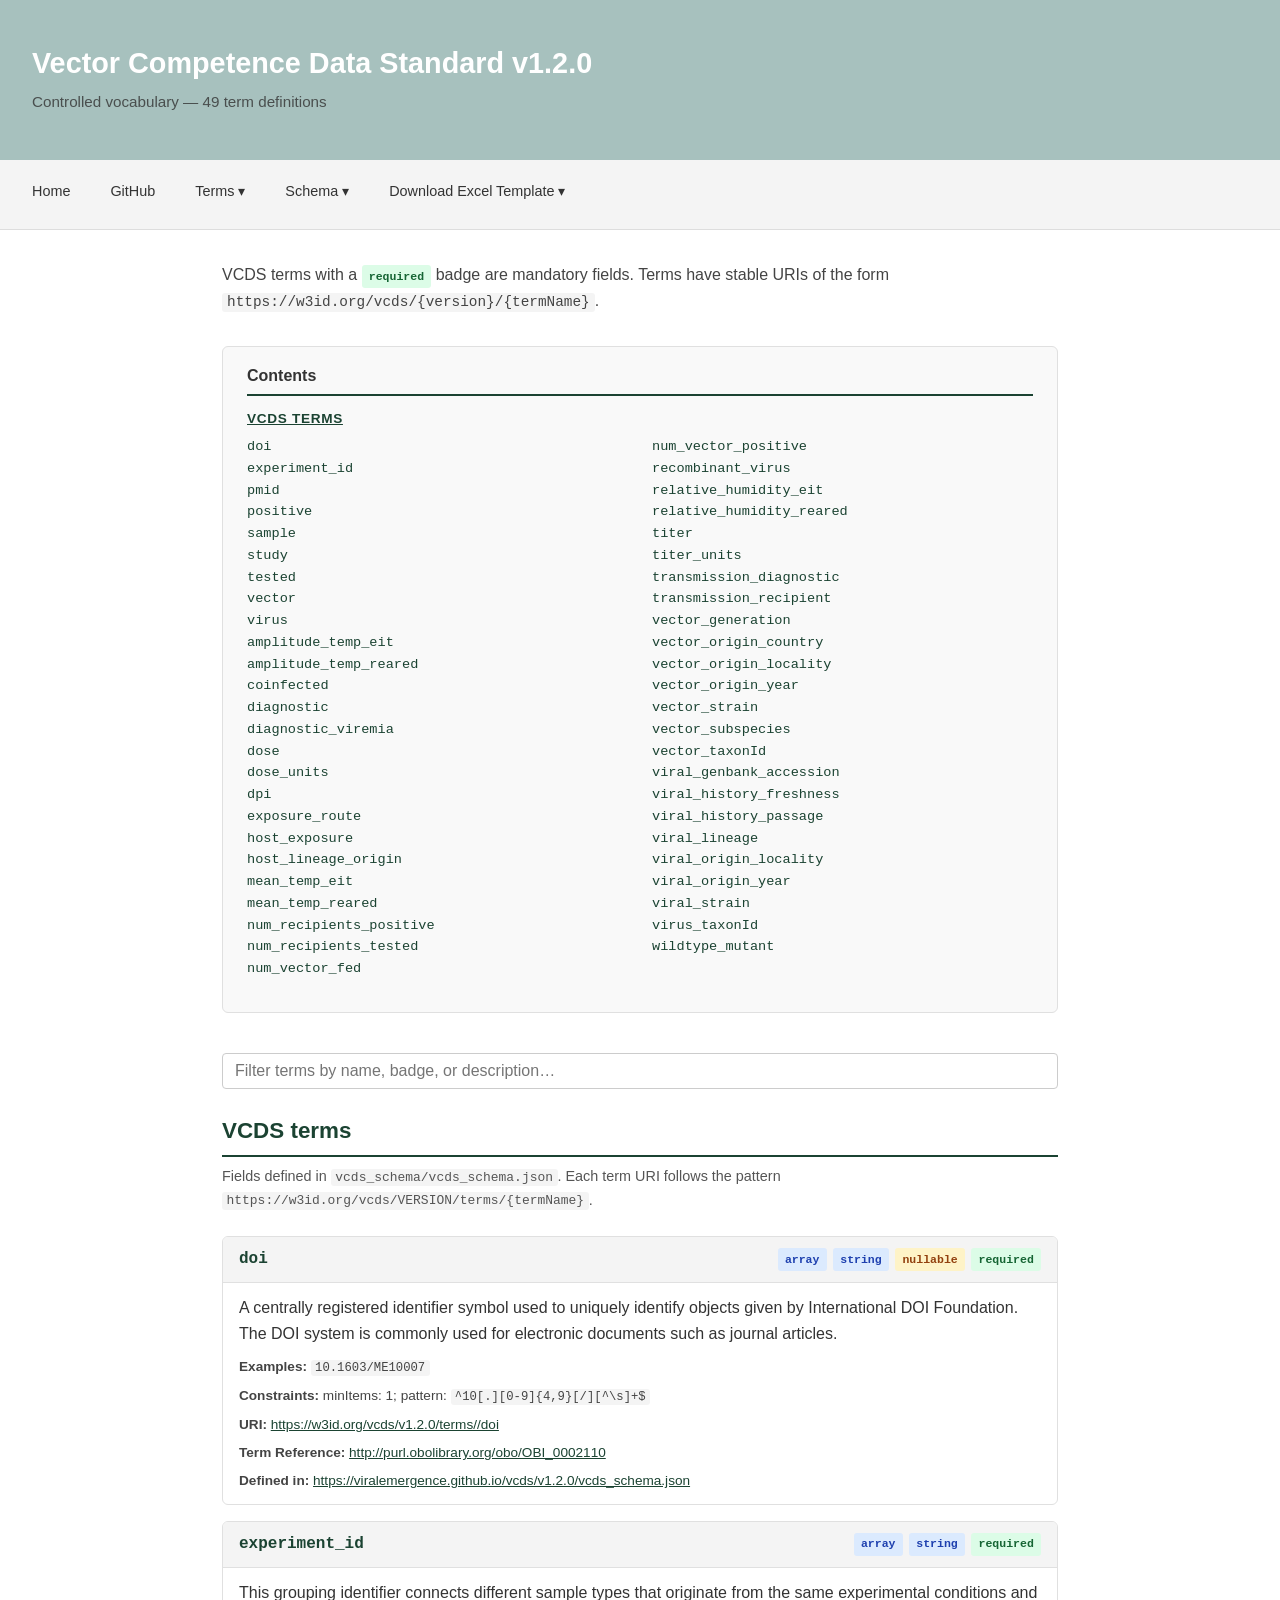
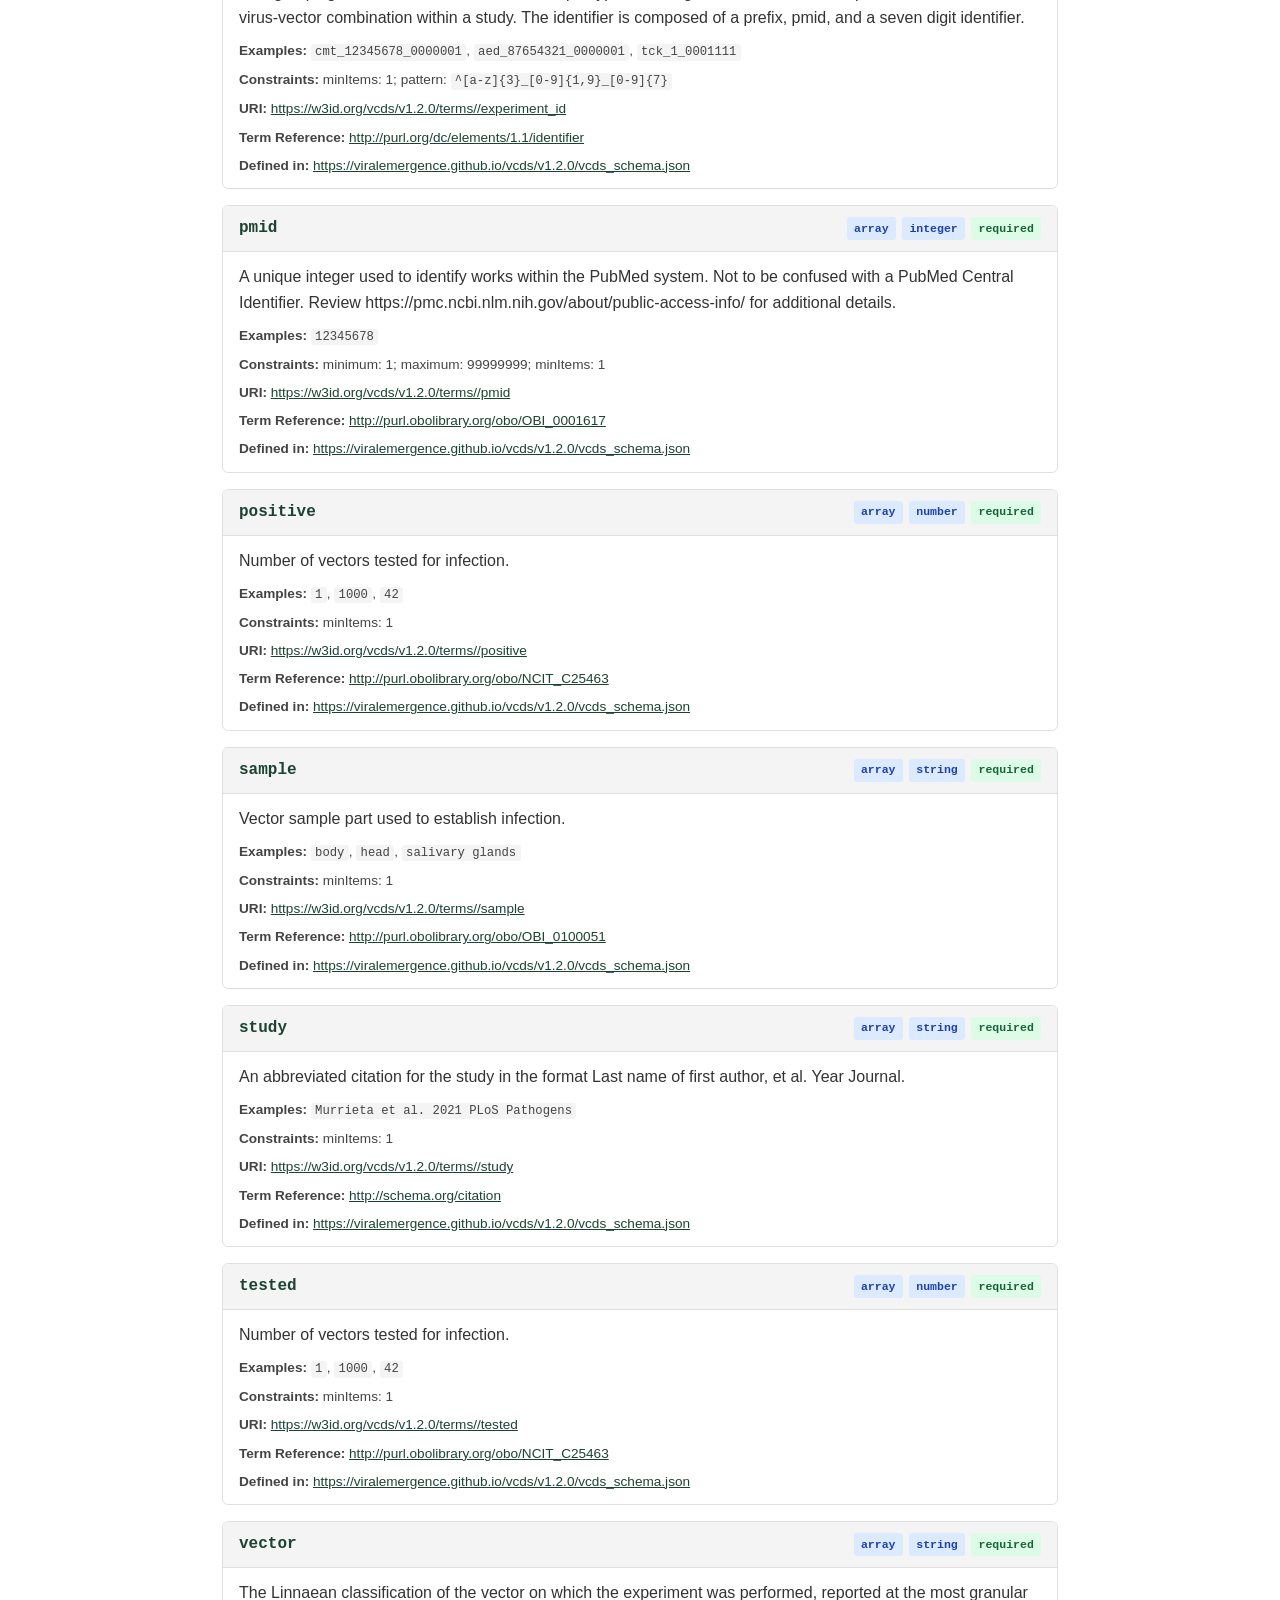
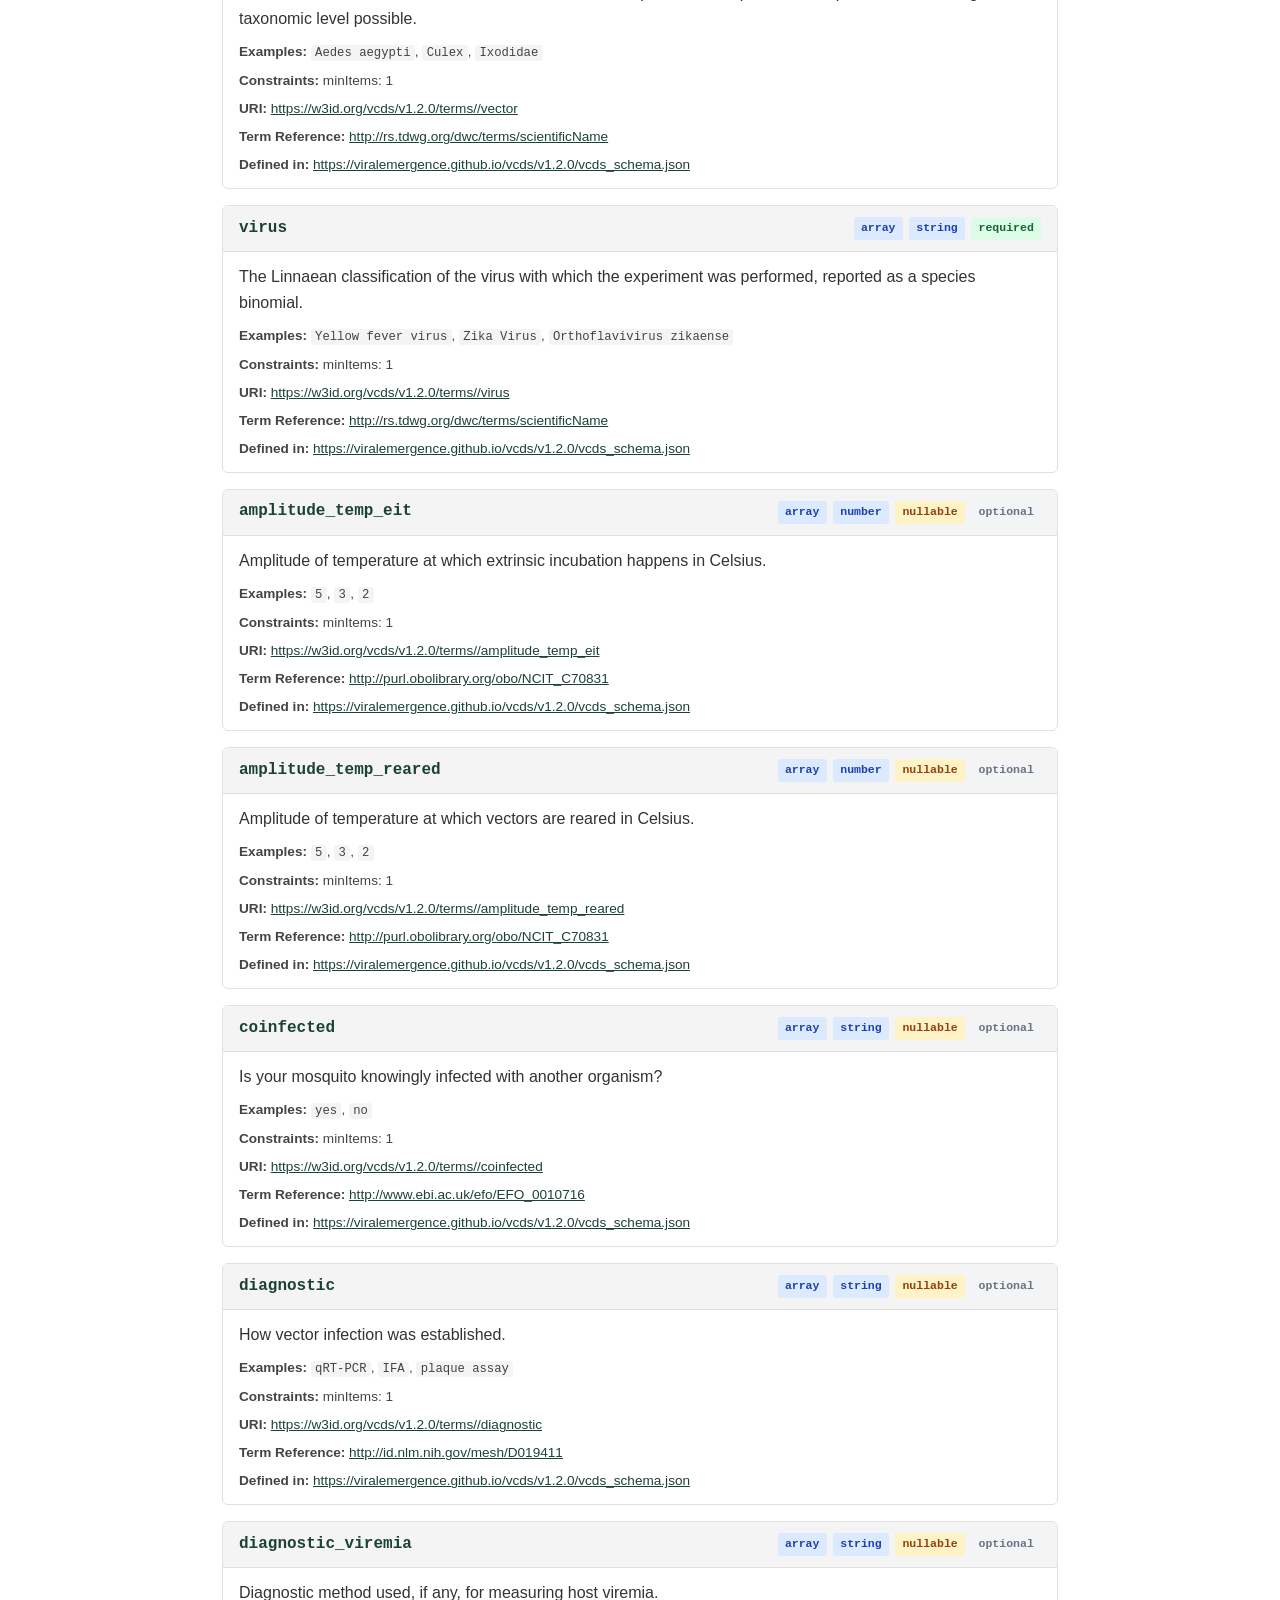
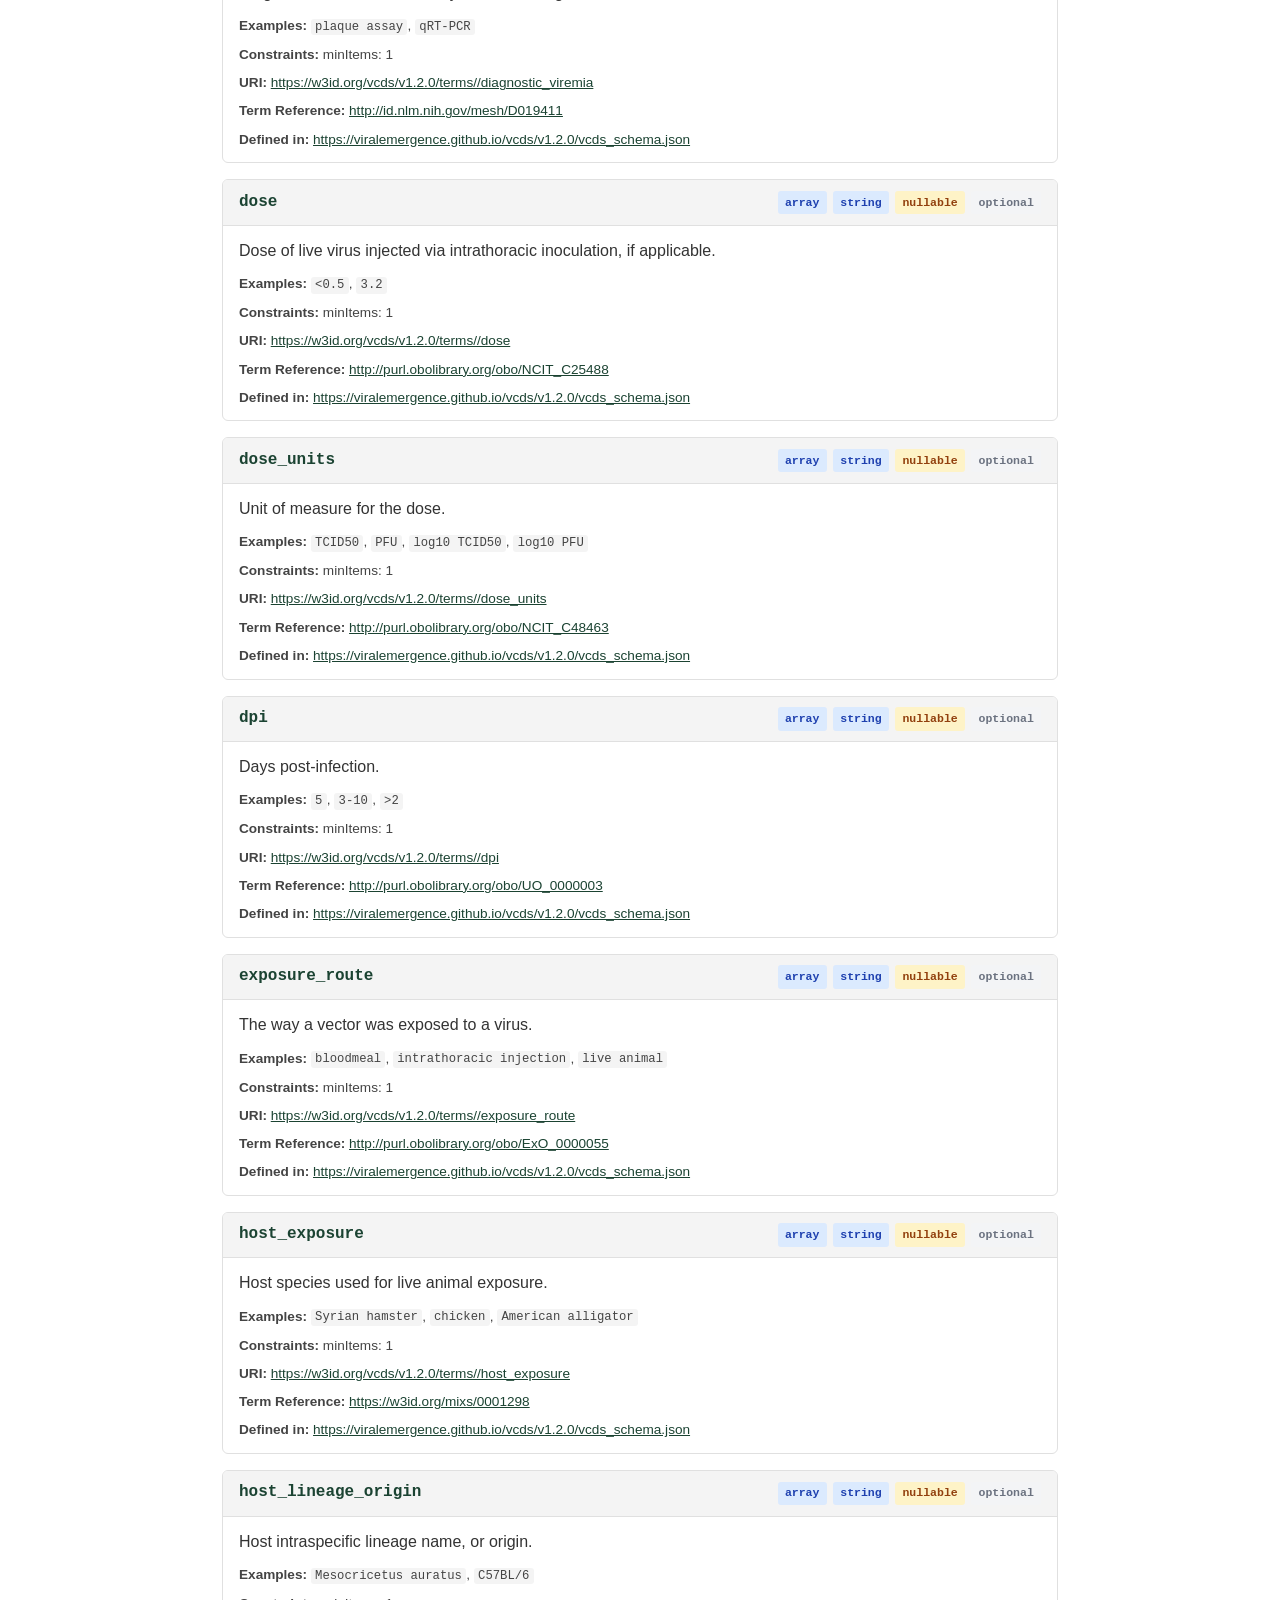
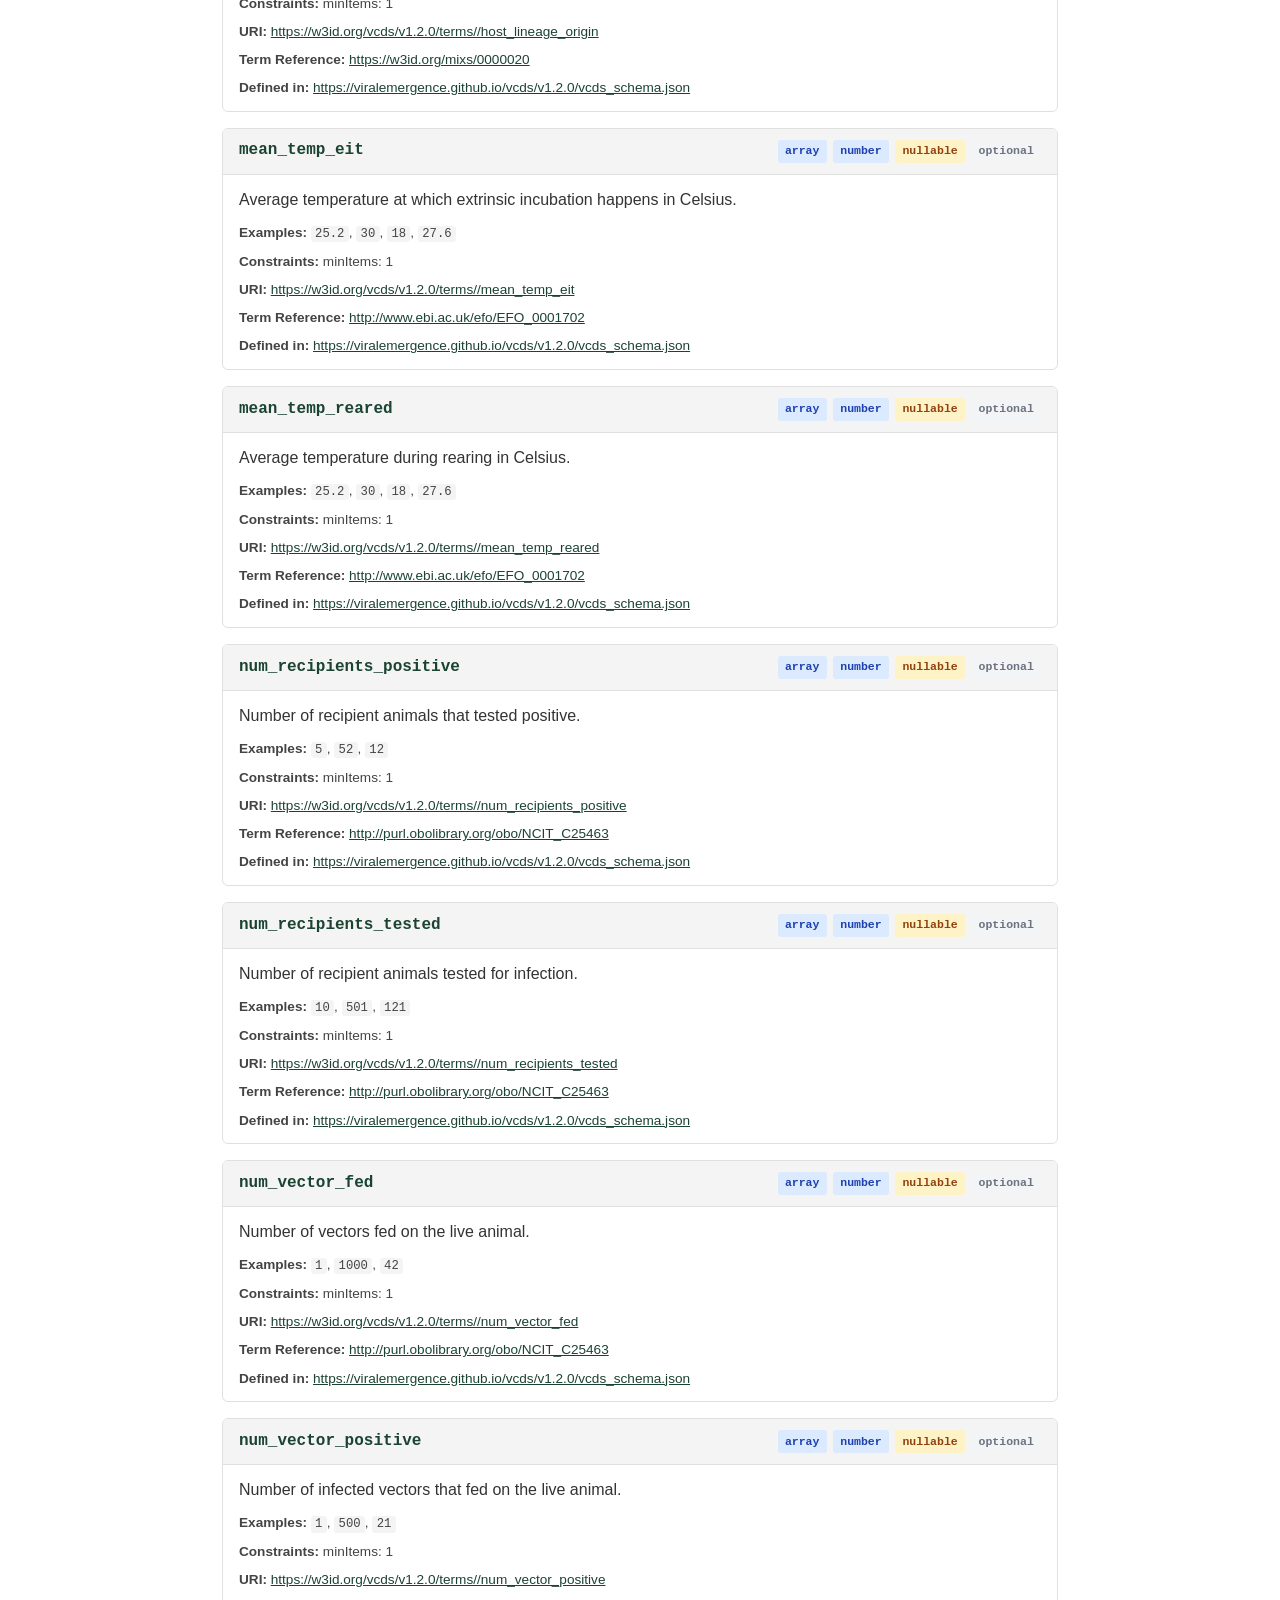
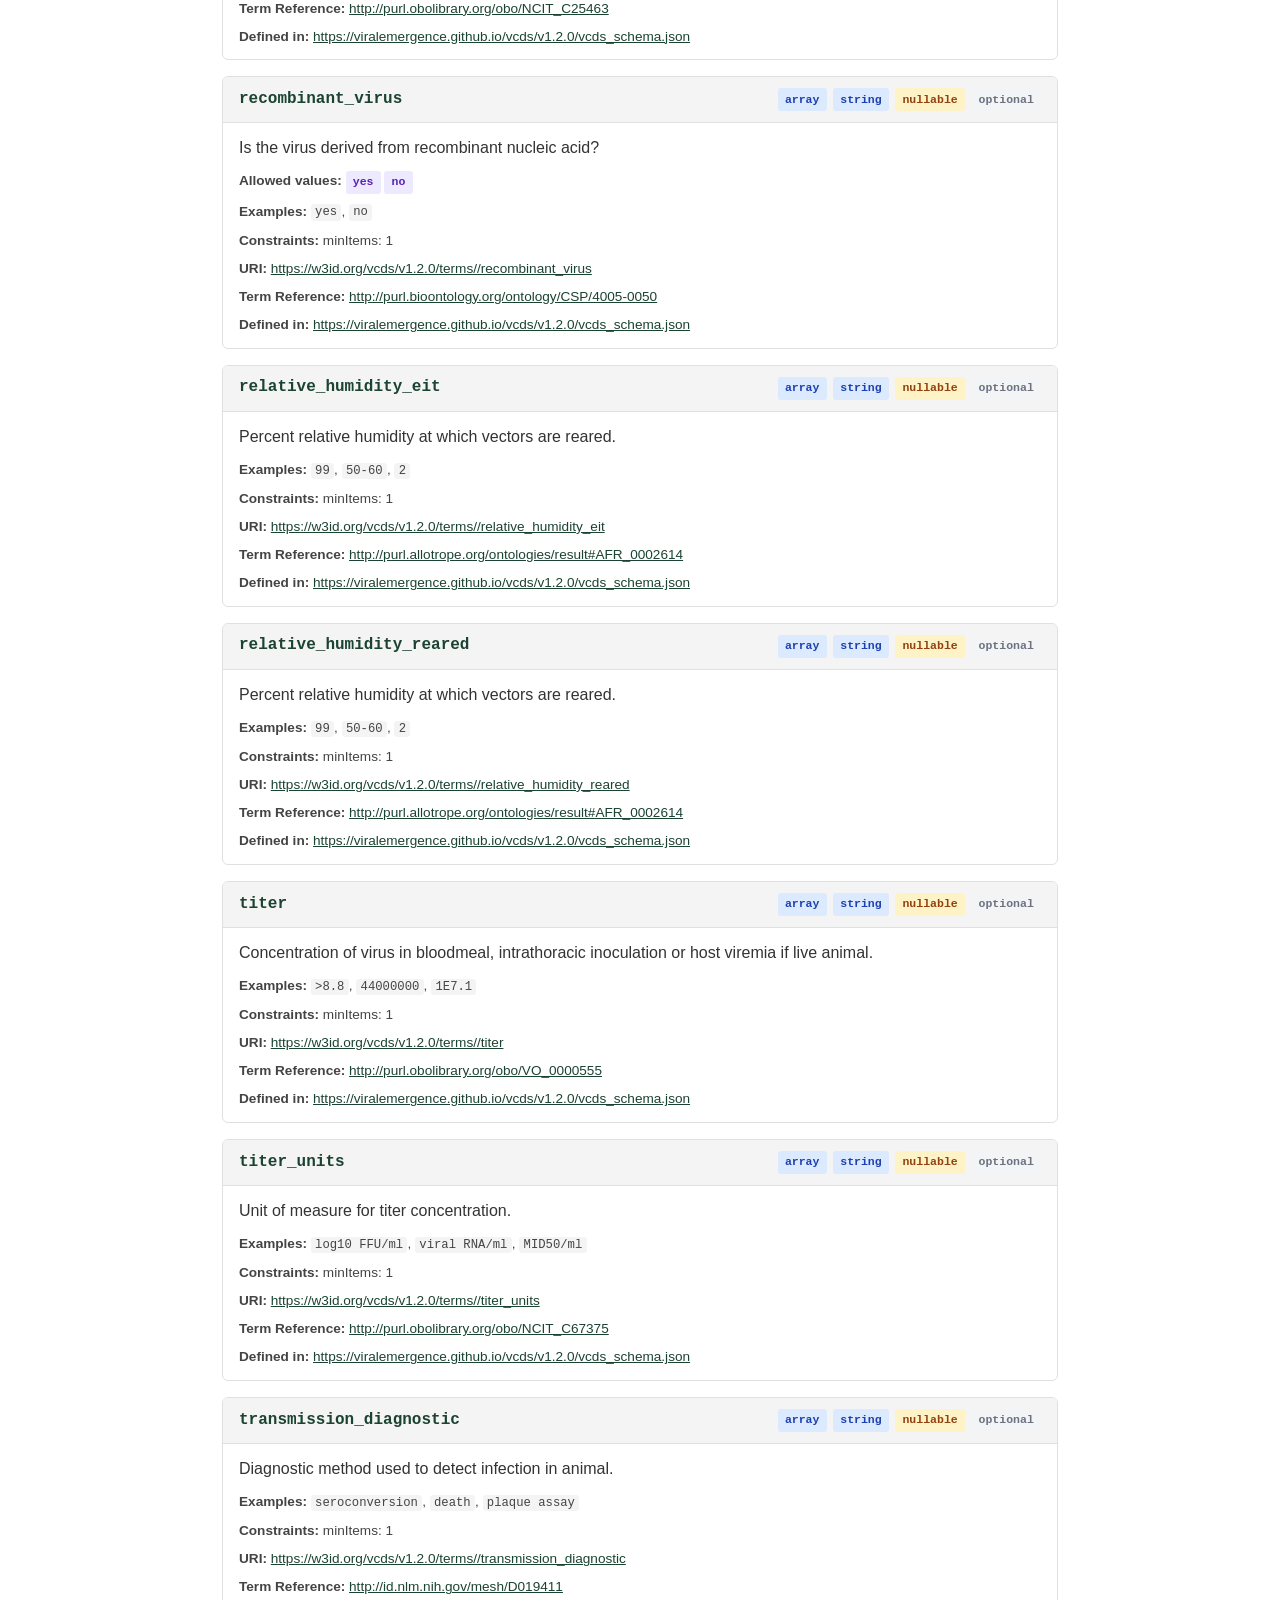
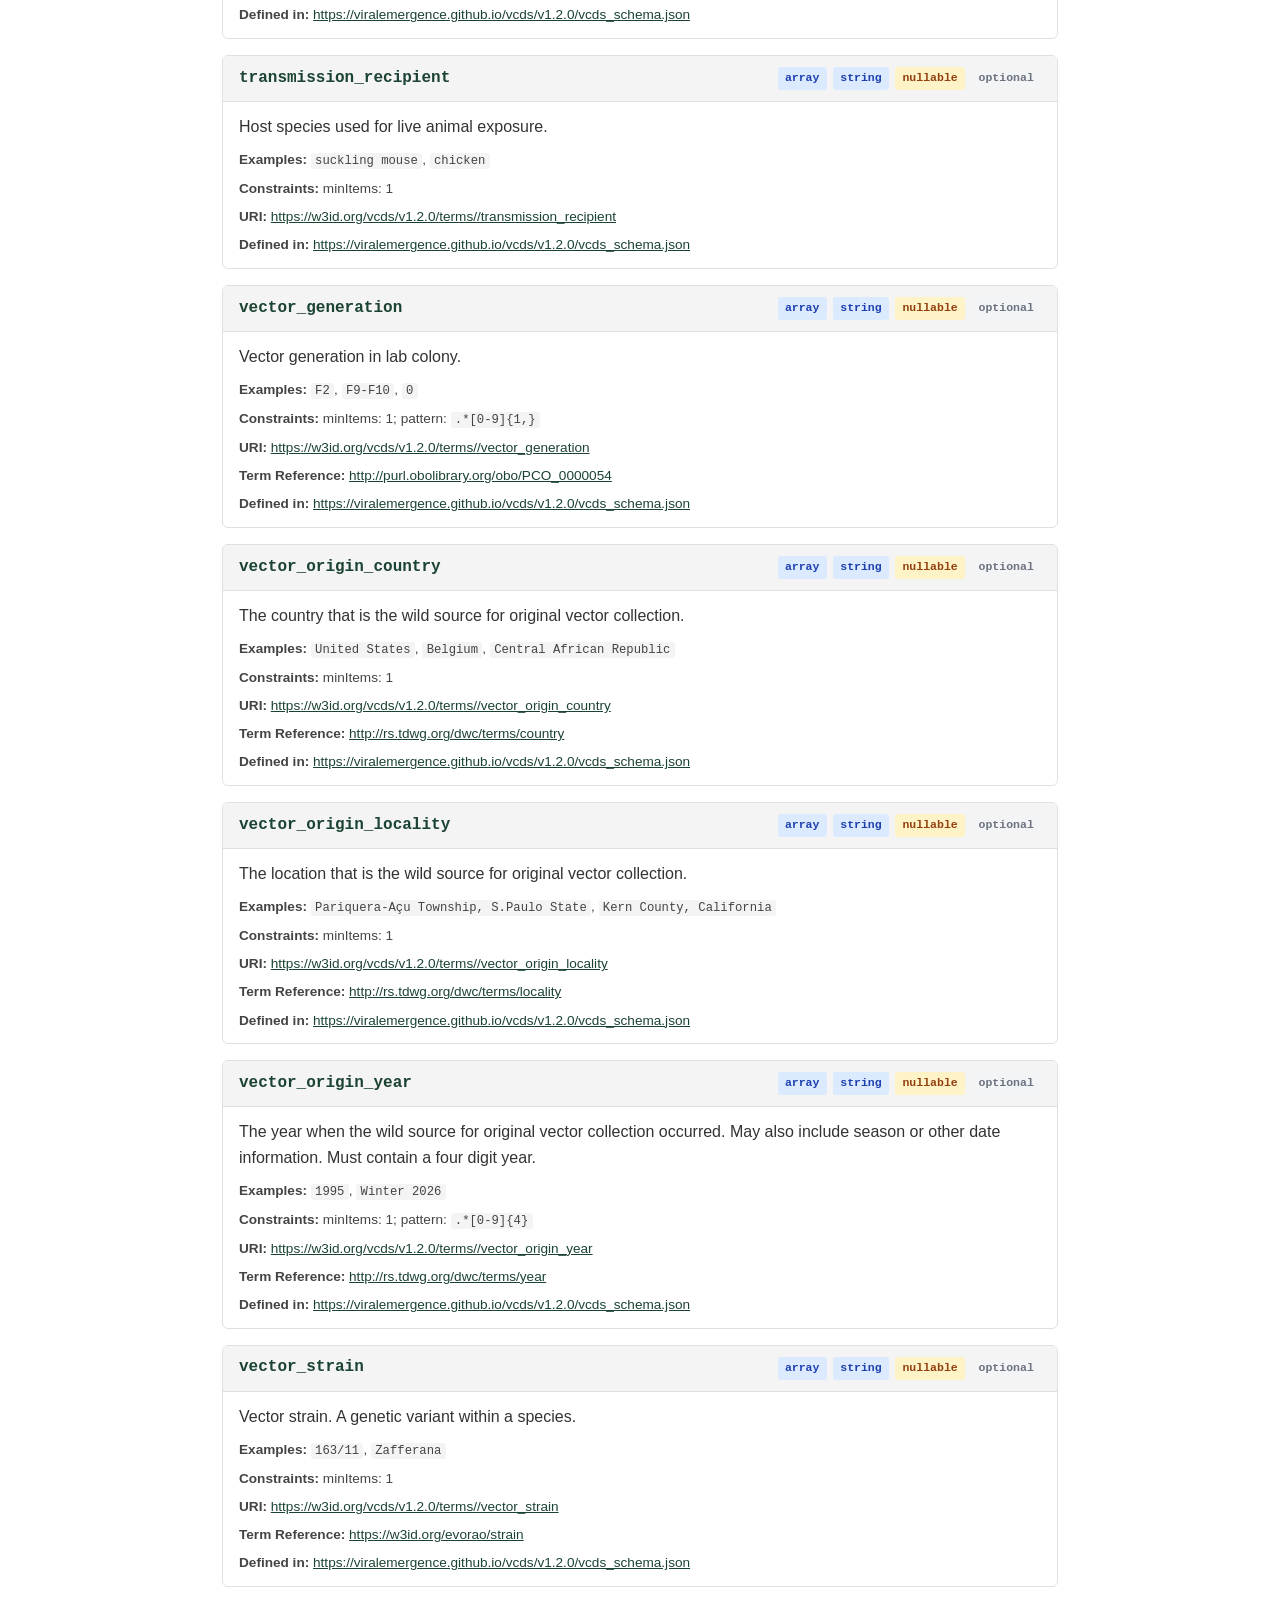
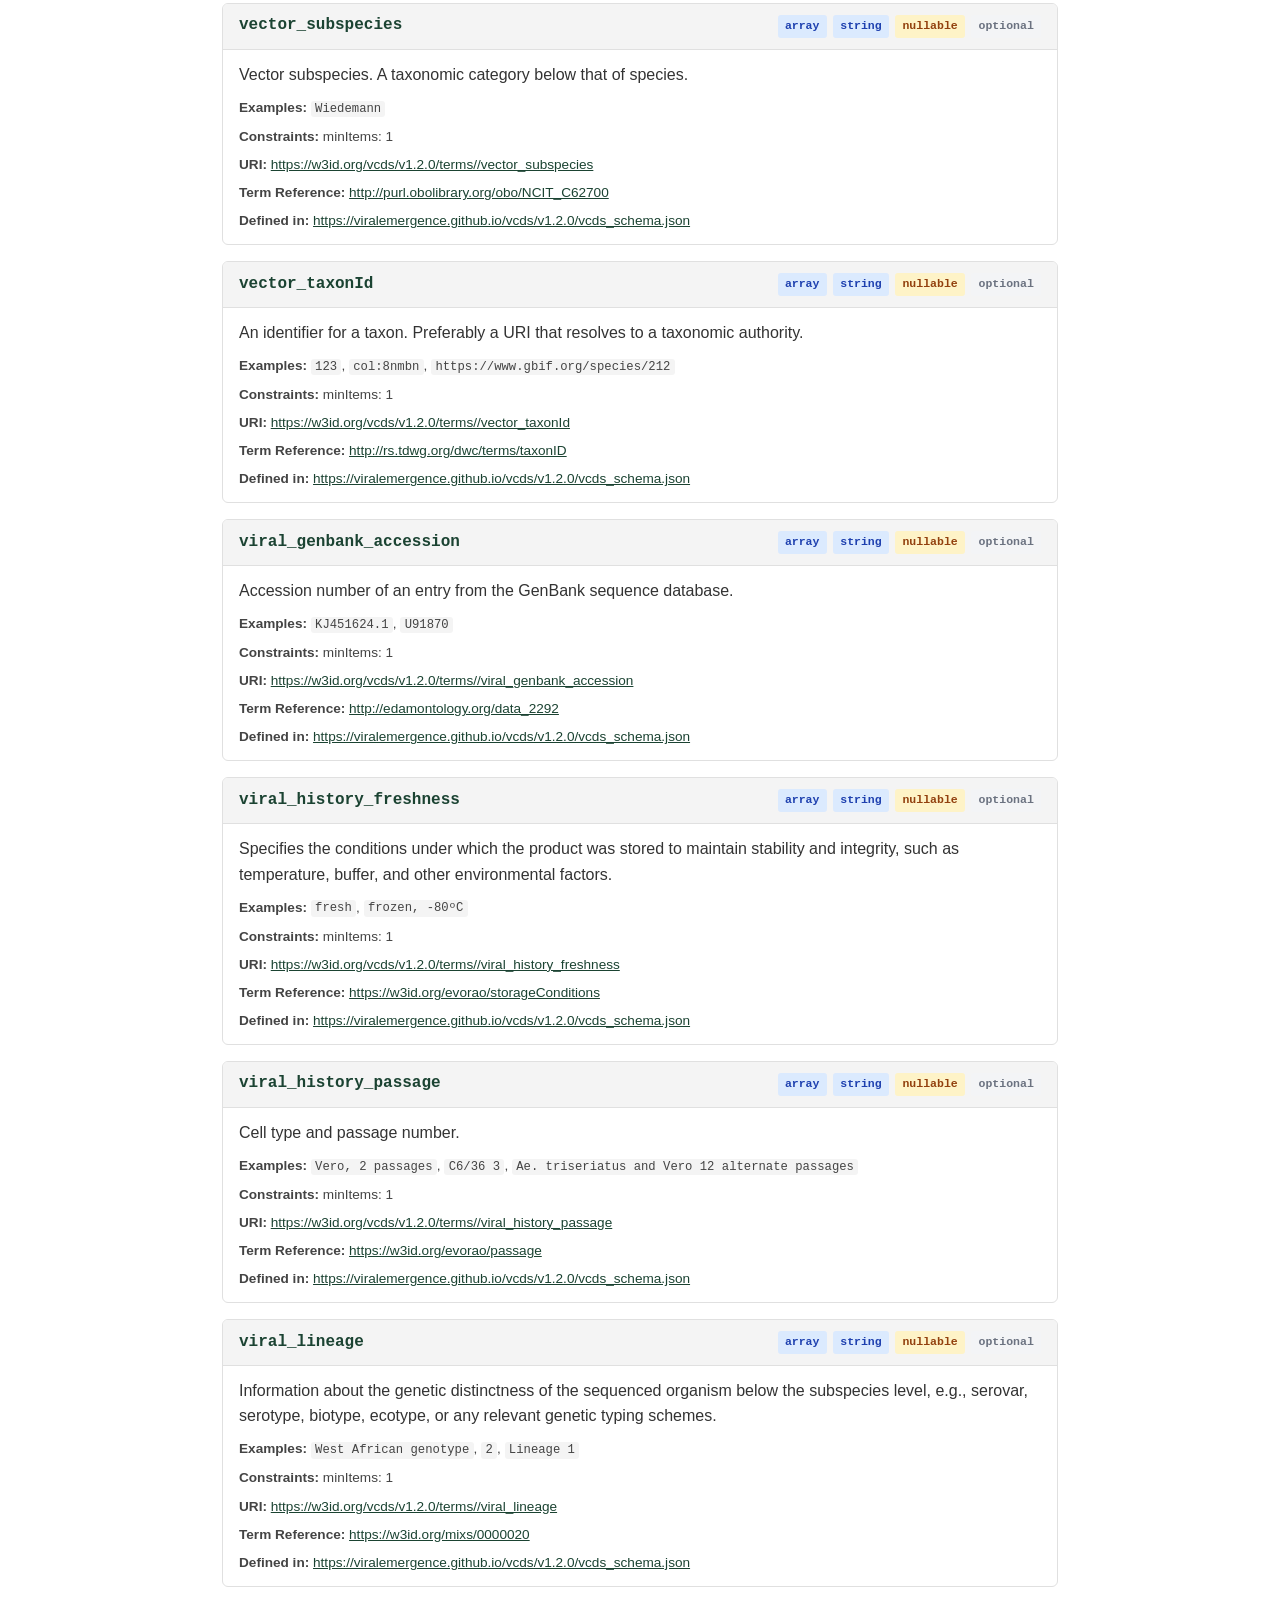
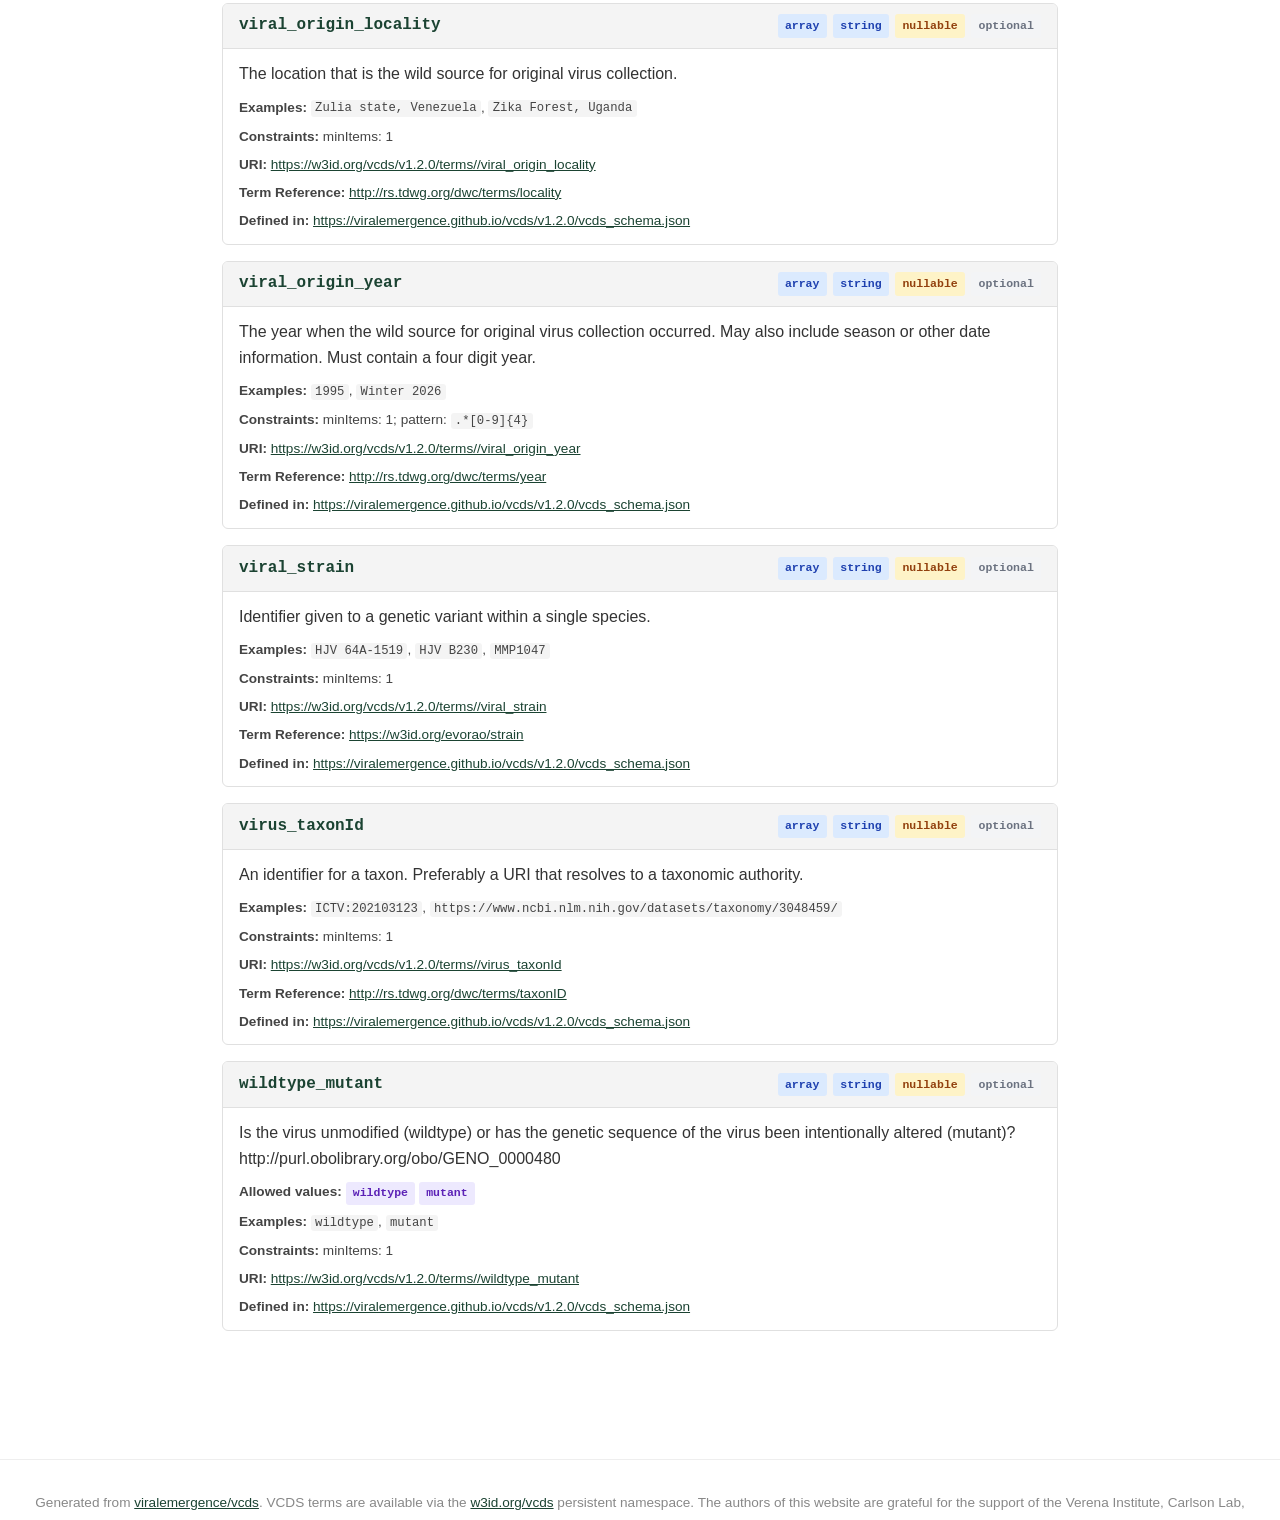
<file: docs/v1.2.0/terms/index.html>
<!DOCTYPE html>
<html lang="en">
<head>
  <meta charset="UTF-8">
  <meta name="viewport" content="width=device-width, initial-scale=1.0">
  <title>Terms — Vector Competence Data Standard v1.2.0</title>
  <link rel="stylesheet" href=../../styles.css>
</head>
<body>

<header>
  <h1>Vector Competence Data Standard v1.2.0</h1>
  <p>Controlled vocabulary — 49 term definitions</p>
</header>

 <nav class="navbar">
    <ul class="navbar-nav">
    <li><a href="https://viralemergence.github.io/vcds/">Home</a></li>
    <li><a href="https://github.com/viralemergence/vcds">GitHub</a></li>

    <!-- Dropdown terms -->
    <li class="dropdown">
      <a href="https://viralemergence.github.io/vcds/v1.2.0/terms/index.html" class="dropdown-toggle">Terms ▾</a>
      <ul class="dropdown-menu">
              <li><a href="https://viralemergence.github.io/vcds/v1.2.0/terms/index.html">v1.2.0</a></li>
      <li><a href="https://viralemergence.github.io/vcds/v1.1.0/terms/index.html">v1.1.0</a></li>
      <li><a href="https://viralemergence.github.io/vcds/v1.0.0/terms/index.html">v1.0.0</a></li>
      </ul>
    </li>

    <!-- Dropdown schemas -->
    <li class="dropdown">
      <a href="https://viralemergence.github.io/vcds/v1.2.0/vcds_schema.json" class="dropdown-toggle">Schema ▾</a>
      <ul class="dropdown-menu">
              <li><a href="https://viralemergence.github.io/vcds/v1.2.0/vcds_schema.json">v1.2.0</a></li>
      <li><a href="https://viralemergence.github.io/vcds/v1.1.0/vcds_schema.json">v1.1.0</a></li>
      <li><a href="https://viralemergence.github.io/vcds/v1.0.0/vcds_schema.json">v1.0.0</a></li>
      </ul>
    </li>

    <!-- Dropdown templates -->
    <li class="dropdown">
      <a href="https://viralemergence.github.io/vcds/v1.2.0/vcds_template_1_2_0.xlsx" class="dropdown-toggle">Download Excel Template ▾</a>
      <ul class="dropdown-menu">
              <li><a href="https://viralemergence.github.io/vcds/v1.2.0/vcds_template_1_2_0.xlsx" download=vcds_template_1_2_0.xlsx>v1.2.0</a></li>
      <li><a href="https://viralemergence.github.io/vcds/v1.1.0/vcds_template_1_1_0.xlsx" download=vcds_template_1_1_0.xlsx>v1.1.0</a></li>
      <li><a href="https://viralemergence.github.io/vcds/v1.0.0/vcds_template_1_0_0.xlsx" download=vcds_template_1_0_0.xlsx>v1.0.0</a></li>
      <li><a href="https://viralemergence.github.io/vcds/v0.0.2 (Oropouche release)/COMET_template_0_0_2.xlsx" download=COMET_template_0_0_2.xlsx>v0.0.2 (Oropouche release)</a></li>
      <li><a href="https://viralemergence.github.io/vcds/v0.0.1 (Paper release)/COMET_template_0_0_1.xlsx" download=COMET_template_0_0_1.xlsx>v0.0.1 (Paper release)</a></li>
      </ul>
    </li>
  </ul>
</nav>

<main>
  <p class="intro">
    VCDS terms with a <span class="badge required">required</span> badge are
    mandatory fields. Terms have stable URIs of the form
    <code>https://w3id.org/vcds/{version}/{termName}</code>.
  </p>

<div class="toc" aria-label="Table of contents">
  <h2>Contents</h2>
  <div class="toc-group">
    <h3><a href="#section-vcds-terms">VCDS Terms</a></h3>
    <div class="toc-links">
      <a href="#doi">doi</a>
      <a href="#experiment_id">experiment_id</a>
      <a href="#pmid">pmid</a>
      <a href="#positive">positive</a>
      <a href="#sample">sample</a>
      <a href="#study">study</a>
      <a href="#tested">tested</a>
      <a href="#vector">vector</a>
      <a href="#virus">virus</a>
      <a href="#amplitude_temp_eit">amplitude_temp_eit</a>
      <a href="#amplitude_temp_reared">amplitude_temp_reared</a>
      <a href="#coinfected">coinfected</a>
      <a href="#diagnostic">diagnostic</a>
      <a href="#diagnostic_viremia">diagnostic_viremia</a>
      <a href="#dose">dose</a>
      <a href="#dose_units">dose_units</a>
      <a href="#dpi">dpi</a>
      <a href="#exposure_route">exposure_route</a>
      <a href="#host_exposure">host_exposure</a>
      <a href="#host_lineage_origin">host_lineage_origin</a>
      <a href="#mean_temp_eit">mean_temp_eit</a>
      <a href="#mean_temp_reared">mean_temp_reared</a>
      <a href="#num_recipients_positive">num_recipients_positive</a>
      <a href="#num_recipients_tested">num_recipients_tested</a>
      <a href="#num_vector_fed">num_vector_fed</a>
      <a href="#num_vector_positive">num_vector_positive</a>
      <a href="#recombinant_virus">recombinant_virus</a>
      <a href="#relative_humidity_eit">relative_humidity_eit</a>
      <a href="#relative_humidity_reared">relative_humidity_reared</a>
      <a href="#titer">titer</a>
      <a href="#titer_units">titer_units</a>
      <a href="#transmission_diagnostic">transmission_diagnostic</a>
      <a href="#transmission_recipient">transmission_recipient</a>
      <a href="#vector_generation">vector_generation</a>
      <a href="#vector_origin_country">vector_origin_country</a>
      <a href="#vector_origin_locality">vector_origin_locality</a>
      <a href="#vector_origin_year">vector_origin_year</a>
      <a href="#vector_strain">vector_strain</a>
      <a href="#vector_subspecies">vector_subspecies</a>
      <a href="#vector_taxonId">vector_taxonId</a>
      <a href="#viral_genbank_accession">viral_genbank_accession</a>
      <a href="#viral_history_freshness">viral_history_freshness</a>
      <a href="#viral_history_passage">viral_history_passage</a>
      <a href="#viral_lineage">viral_lineage</a>
      <a href="#viral_origin_locality">viral_origin_locality</a>
      <a href="#viral_origin_year">viral_origin_year</a>
      <a href="#viral_strain">viral_strain</a>
      <a href="#virus_taxonId">virus_taxonId</a>
      <a href="#wildtype_mutant">wildtype_mutant</a>
    </div>
  </div>
  </div>

  <div class="filter-bar">
    <input id="filter" type="search"
           placeholder="Filter terms by name, badge, or description…"
           aria-label="Filter terms">
  </div>

<div class="schema-section" id="section-vcds">
  <h2 class="section-title">VCDS terms</h2>
  <p class="section-desc">Fields defined in <code>vcds_schema/vcds_schema.json</code>. Each term URI follows the pattern <code>https://w3id.org/vcds/VERSION/terms/{termName}</code>.</p>
  <section class="term" id="doi">
    <div class="term-header">
      <h3 class="term-name">doi</h3>
      <div class="term-badges">
        <span class="badge type">array</span> <span class="badge type">string</span> <span class="badge nullable">nullable</span>
        <span class="badge required">required</span>
      </div>
    </div>
    <div class="term-body">
      <p class="term-desc">A centrally registered identifier symbol used to uniquely identify objects given by International DOI Foundation. The DOI system is commonly used for electronic documents such as journal articles.</p>
      <div class="examples"><strong>Examples:</strong> <code>10.1603/ME10007</code></div>
      <div class="constraints"><strong>Constraints:</strong> minItems: 1; pattern: <code>^10[.][0-9]{4,9}[/][^\s]+$</code></div>
      <div class="term-uri"><strong>URI:</strong> <a href="https://w3id.org/vcds/v1.2.0/terms//doi">https://w3id.org/vcds/v1.2.0/terms//doi</a></div>
      <div class="dwc-ref"><strong>Term Reference:</strong> <a href="http://purl.obolibrary.org/obo/OBI_0002110">http://purl.obolibrary.org/obo/OBI_0002110</a></div>
      <div class="schema-ref"><strong>Defined in:</strong> <a href="https://viralemergence.github.io/vcds/v1.2.0/vcds_schema.json">https://viralemergence.github.io/vcds/v1.2.0/vcds_schema.json</a></div>
    </div>
  </section>

  <section class="term" id="experiment_id">
    <div class="term-header">
      <h3 class="term-name">experiment_id</h3>
      <div class="term-badges">
        <span class="badge type">array</span> <span class="badge type">string</span>
        <span class="badge required">required</span>
      </div>
    </div>
    <div class="term-body">
      <p class="term-desc">This grouping identifier connects different sample types that originate from the same experimental conditions and virus-vector combination within a study. The identifier is composed of a prefix, pmid, and a seven digit identifier.</p>
      <div class="examples"><strong>Examples:</strong> <code>cmt_12345678_0000001</code>, <code>aed_87654321_0000001</code>, <code>tck_1_0001111</code></div>
      <div class="constraints"><strong>Constraints:</strong> minItems: 1; pattern: <code>^[a-z]{3}_[0-9]{1,9}_[0-9]{7}</code></div>
      <div class="term-uri"><strong>URI:</strong> <a href="https://w3id.org/vcds/v1.2.0/terms//experiment_id">https://w3id.org/vcds/v1.2.0/terms//experiment_id</a></div>
      <div class="dwc-ref"><strong>Term Reference:</strong> <a href="http://purl.org/dc/elements/1.1/identifier">http://purl.org/dc/elements/1.1/identifier</a></div>
      <div class="schema-ref"><strong>Defined in:</strong> <a href="https://viralemergence.github.io/vcds/v1.2.0/vcds_schema.json">https://viralemergence.github.io/vcds/v1.2.0/vcds_schema.json</a></div>
    </div>
  </section>

  <section class="term" id="pmid">
    <div class="term-header">
      <h3 class="term-name">pmid</h3>
      <div class="term-badges">
        <span class="badge type">array</span> <span class="badge type">integer</span>
        <span class="badge required">required</span>
      </div>
    </div>
    <div class="term-body">
      <p class="term-desc">A unique integer used to identify works within the PubMed system. Not to be confused with a PubMed Central Identifier. Review https://pmc.ncbi.nlm.nih.gov/about/public-access-info/ for additional details.</p>
      <div class="examples"><strong>Examples:</strong> <code>12345678</code></div>
      <div class="constraints"><strong>Constraints:</strong> minimum: 1; maximum: 99999999; minItems: 1</div>
      <div class="term-uri"><strong>URI:</strong> <a href="https://w3id.org/vcds/v1.2.0/terms//pmid">https://w3id.org/vcds/v1.2.0/terms//pmid</a></div>
      <div class="dwc-ref"><strong>Term Reference:</strong> <a href="http://purl.obolibrary.org/obo/OBI_0001617">http://purl.obolibrary.org/obo/OBI_0001617</a></div>
      <div class="schema-ref"><strong>Defined in:</strong> <a href="https://viralemergence.github.io/vcds/v1.2.0/vcds_schema.json">https://viralemergence.github.io/vcds/v1.2.0/vcds_schema.json</a></div>
    </div>
  </section>

  <section class="term" id="positive">
    <div class="term-header">
      <h3 class="term-name">positive</h3>
      <div class="term-badges">
        <span class="badge type">array</span> <span class="badge type">number</span>
        <span class="badge required">required</span>
      </div>
    </div>
    <div class="term-body">
      <p class="term-desc">Number of vectors tested for infection.</p>
      <div class="examples"><strong>Examples:</strong> <code>1</code>, <code>1000</code>, <code>42</code></div>
      <div class="constraints"><strong>Constraints:</strong> minItems: 1</div>
      <div class="term-uri"><strong>URI:</strong> <a href="https://w3id.org/vcds/v1.2.0/terms//positive">https://w3id.org/vcds/v1.2.0/terms//positive</a></div>
      <div class="dwc-ref"><strong>Term Reference:</strong> <a href="http://purl.obolibrary.org/obo/NCIT_C25463">http://purl.obolibrary.org/obo/NCIT_C25463</a></div>
      <div class="schema-ref"><strong>Defined in:</strong> <a href="https://viralemergence.github.io/vcds/v1.2.0/vcds_schema.json">https://viralemergence.github.io/vcds/v1.2.0/vcds_schema.json</a></div>
    </div>
  </section>

  <section class="term" id="sample">
    <div class="term-header">
      <h3 class="term-name">sample</h3>
      <div class="term-badges">
        <span class="badge type">array</span> <span class="badge type">string</span>
        <span class="badge required">required</span>
      </div>
    </div>
    <div class="term-body">
      <p class="term-desc">Vector sample part used to establish infection.</p>
      <div class="examples"><strong>Examples:</strong> <code>body</code>, <code>head</code>, <code>salivary glands</code></div>
      <div class="constraints"><strong>Constraints:</strong> minItems: 1</div>
      <div class="term-uri"><strong>URI:</strong> <a href="https://w3id.org/vcds/v1.2.0/terms//sample">https://w3id.org/vcds/v1.2.0/terms//sample</a></div>
      <div class="dwc-ref"><strong>Term Reference:</strong> <a href="http://purl.obolibrary.org/obo/OBI_0100051">http://purl.obolibrary.org/obo/OBI_0100051</a></div>
      <div class="schema-ref"><strong>Defined in:</strong> <a href="https://viralemergence.github.io/vcds/v1.2.0/vcds_schema.json">https://viralemergence.github.io/vcds/v1.2.0/vcds_schema.json</a></div>
    </div>
  </section>

  <section class="term" id="study">
    <div class="term-header">
      <h3 class="term-name">study</h3>
      <div class="term-badges">
        <span class="badge type">array</span> <span class="badge type">string</span>
        <span class="badge required">required</span>
      </div>
    </div>
    <div class="term-body">
      <p class="term-desc">An abbreviated citation for the study in the format Last name of first author, et al. Year Journal.</p>
      <div class="examples"><strong>Examples:</strong> <code>Murrieta et al. 2021 PLoS Pathogens</code></div>
      <div class="constraints"><strong>Constraints:</strong> minItems: 1</div>
      <div class="term-uri"><strong>URI:</strong> <a href="https://w3id.org/vcds/v1.2.0/terms//study">https://w3id.org/vcds/v1.2.0/terms//study</a></div>
      <div class="dwc-ref"><strong>Term Reference:</strong> <a href="http://schema.org/citation">http://schema.org/citation</a></div>
      <div class="schema-ref"><strong>Defined in:</strong> <a href="https://viralemergence.github.io/vcds/v1.2.0/vcds_schema.json">https://viralemergence.github.io/vcds/v1.2.0/vcds_schema.json</a></div>
    </div>
  </section>

  <section class="term" id="tested">
    <div class="term-header">
      <h3 class="term-name">tested</h3>
      <div class="term-badges">
        <span class="badge type">array</span> <span class="badge type">number</span>
        <span class="badge required">required</span>
      </div>
    </div>
    <div class="term-body">
      <p class="term-desc">Number of vectors tested for infection.</p>
      <div class="examples"><strong>Examples:</strong> <code>1</code>, <code>1000</code>, <code>42</code></div>
      <div class="constraints"><strong>Constraints:</strong> minItems: 1</div>
      <div class="term-uri"><strong>URI:</strong> <a href="https://w3id.org/vcds/v1.2.0/terms//tested">https://w3id.org/vcds/v1.2.0/terms//tested</a></div>
      <div class="dwc-ref"><strong>Term Reference:</strong> <a href="http://purl.obolibrary.org/obo/NCIT_C25463">http://purl.obolibrary.org/obo/NCIT_C25463</a></div>
      <div class="schema-ref"><strong>Defined in:</strong> <a href="https://viralemergence.github.io/vcds/v1.2.0/vcds_schema.json">https://viralemergence.github.io/vcds/v1.2.0/vcds_schema.json</a></div>
    </div>
  </section>

  <section class="term" id="vector">
    <div class="term-header">
      <h3 class="term-name">vector</h3>
      <div class="term-badges">
        <span class="badge type">array</span> <span class="badge type">string</span>
        <span class="badge required">required</span>
      </div>
    </div>
    <div class="term-body">
      <p class="term-desc">The Linnaean classification of the vector on which the experiment was performed, reported at the most granular taxonomic level possible.</p>
      <div class="examples"><strong>Examples:</strong> <code>Aedes aegypti</code>, <code>Culex</code>, <code>Ixodidae</code></div>
      <div class="constraints"><strong>Constraints:</strong> minItems: 1</div>
      <div class="term-uri"><strong>URI:</strong> <a href="https://w3id.org/vcds/v1.2.0/terms//vector">https://w3id.org/vcds/v1.2.0/terms//vector</a></div>
      <div class="dwc-ref"><strong>Term Reference:</strong> <a href="http://rs.tdwg.org/dwc/terms/scientificName">http://rs.tdwg.org/dwc/terms/scientificName</a></div>
      <div class="schema-ref"><strong>Defined in:</strong> <a href="https://viralemergence.github.io/vcds/v1.2.0/vcds_schema.json">https://viralemergence.github.io/vcds/v1.2.0/vcds_schema.json</a></div>
    </div>
  </section>

  <section class="term" id="virus">
    <div class="term-header">
      <h3 class="term-name">virus</h3>
      <div class="term-badges">
        <span class="badge type">array</span> <span class="badge type">string</span>
        <span class="badge required">required</span>
      </div>
    </div>
    <div class="term-body">
      <p class="term-desc">The Linnaean classification of the virus with which the experiment was performed, reported as a species binomial.</p>
      <div class="examples"><strong>Examples:</strong> <code>Yellow fever virus</code>, <code>Zika Virus</code>, <code>Orthoflavivirus zikaense</code></div>
      <div class="constraints"><strong>Constraints:</strong> minItems: 1</div>
      <div class="term-uri"><strong>URI:</strong> <a href="https://w3id.org/vcds/v1.2.0/terms//virus">https://w3id.org/vcds/v1.2.0/terms//virus</a></div>
      <div class="dwc-ref"><strong>Term Reference:</strong> <a href="http://rs.tdwg.org/dwc/terms/scientificName">http://rs.tdwg.org/dwc/terms/scientificName</a></div>
      <div class="schema-ref"><strong>Defined in:</strong> <a href="https://viralemergence.github.io/vcds/v1.2.0/vcds_schema.json">https://viralemergence.github.io/vcds/v1.2.0/vcds_schema.json</a></div>
    </div>
  </section>

  <section class="term" id="amplitude_temp_eit">
    <div class="term-header">
      <h3 class="term-name">amplitude_temp_eit</h3>
      <div class="term-badges">
        <span class="badge type">array</span> <span class="badge type">number</span> <span class="badge nullable">nullable</span>
        <span class="badge optional">optional</span>
      </div>
    </div>
    <div class="term-body">
      <p class="term-desc">Amplitude of temperature at which extrinsic incubation happens in Celsius.</p>
      <div class="examples"><strong>Examples:</strong> <code>5</code>, <code>3</code>, <code>2</code></div>
      <div class="constraints"><strong>Constraints:</strong> minItems: 1</div>
      <div class="term-uri"><strong>URI:</strong> <a href="https://w3id.org/vcds/v1.2.0/terms//amplitude_temp_eit">https://w3id.org/vcds/v1.2.0/terms//amplitude_temp_eit</a></div>
      <div class="dwc-ref"><strong>Term Reference:</strong> <a href="http://purl.obolibrary.org/obo/NCIT_C70831">http://purl.obolibrary.org/obo/NCIT_C70831</a></div>
      <div class="schema-ref"><strong>Defined in:</strong> <a href="https://viralemergence.github.io/vcds/v1.2.0/vcds_schema.json">https://viralemergence.github.io/vcds/v1.2.0/vcds_schema.json</a></div>
    </div>
  </section>

  <section class="term" id="amplitude_temp_reared">
    <div class="term-header">
      <h3 class="term-name">amplitude_temp_reared</h3>
      <div class="term-badges">
        <span class="badge type">array</span> <span class="badge type">number</span> <span class="badge nullable">nullable</span>
        <span class="badge optional">optional</span>
      </div>
    </div>
    <div class="term-body">
      <p class="term-desc">Amplitude of temperature at which vectors are reared in Celsius.</p>
      <div class="examples"><strong>Examples:</strong> <code>5</code>, <code>3</code>, <code>2</code></div>
      <div class="constraints"><strong>Constraints:</strong> minItems: 1</div>
      <div class="term-uri"><strong>URI:</strong> <a href="https://w3id.org/vcds/v1.2.0/terms//amplitude_temp_reared">https://w3id.org/vcds/v1.2.0/terms//amplitude_temp_reared</a></div>
      <div class="dwc-ref"><strong>Term Reference:</strong> <a href="http://purl.obolibrary.org/obo/NCIT_C70831">http://purl.obolibrary.org/obo/NCIT_C70831</a></div>
      <div class="schema-ref"><strong>Defined in:</strong> <a href="https://viralemergence.github.io/vcds/v1.2.0/vcds_schema.json">https://viralemergence.github.io/vcds/v1.2.0/vcds_schema.json</a></div>
    </div>
  </section>

  <section class="term" id="coinfected">
    <div class="term-header">
      <h3 class="term-name">coinfected</h3>
      <div class="term-badges">
        <span class="badge type">array</span> <span class="badge type">string</span> <span class="badge nullable">nullable</span>
        <span class="badge optional">optional</span>
      </div>
    </div>
    <div class="term-body">
      <p class="term-desc">Is your mosquito knowingly infected with another organism?</p>
      <div class="examples"><strong>Examples:</strong> <code>yes</code>, <code>no</code></div>
      <div class="constraints"><strong>Constraints:</strong> minItems: 1</div>
      <div class="term-uri"><strong>URI:</strong> <a href="https://w3id.org/vcds/v1.2.0/terms//coinfected">https://w3id.org/vcds/v1.2.0/terms//coinfected</a></div>
      <div class="dwc-ref"><strong>Term Reference:</strong> <a href="http://www.ebi.ac.uk/efo/EFO_0010716">http://www.ebi.ac.uk/efo/EFO_0010716</a></div>
      <div class="schema-ref"><strong>Defined in:</strong> <a href="https://viralemergence.github.io/vcds/v1.2.0/vcds_schema.json">https://viralemergence.github.io/vcds/v1.2.0/vcds_schema.json</a></div>
    </div>
  </section>

  <section class="term" id="diagnostic">
    <div class="term-header">
      <h3 class="term-name">diagnostic</h3>
      <div class="term-badges">
        <span class="badge type">array</span> <span class="badge type">string</span> <span class="badge nullable">nullable</span>
        <span class="badge optional">optional</span>
      </div>
    </div>
    <div class="term-body">
      <p class="term-desc">How vector infection was established.</p>
      <div class="examples"><strong>Examples:</strong> <code>qRT-PCR</code>, <code>IFA</code>, <code>plaque assay</code></div>
      <div class="constraints"><strong>Constraints:</strong> minItems: 1</div>
      <div class="term-uri"><strong>URI:</strong> <a href="https://w3id.org/vcds/v1.2.0/terms//diagnostic">https://w3id.org/vcds/v1.2.0/terms//diagnostic</a></div>
      <div class="dwc-ref"><strong>Term Reference:</strong> <a href="http://id.nlm.nih.gov/mesh/D019411">http://id.nlm.nih.gov/mesh/D019411</a></div>
      <div class="schema-ref"><strong>Defined in:</strong> <a href="https://viralemergence.github.io/vcds/v1.2.0/vcds_schema.json">https://viralemergence.github.io/vcds/v1.2.0/vcds_schema.json</a></div>
    </div>
  </section>

  <section class="term" id="diagnostic_viremia">
    <div class="term-header">
      <h3 class="term-name">diagnostic_viremia</h3>
      <div class="term-badges">
        <span class="badge type">array</span> <span class="badge type">string</span> <span class="badge nullable">nullable</span>
        <span class="badge optional">optional</span>
      </div>
    </div>
    <div class="term-body">
      <p class="term-desc">Diagnostic method used, if any, for measuring host viremia.</p>
      <div class="examples"><strong>Examples:</strong> <code>plaque assay</code>, <code>qRT-PCR</code></div>
      <div class="constraints"><strong>Constraints:</strong> minItems: 1</div>
      <div class="term-uri"><strong>URI:</strong> <a href="https://w3id.org/vcds/v1.2.0/terms//diagnostic_viremia">https://w3id.org/vcds/v1.2.0/terms//diagnostic_viremia</a></div>
      <div class="dwc-ref"><strong>Term Reference:</strong> <a href="http://id.nlm.nih.gov/mesh/D019411">http://id.nlm.nih.gov/mesh/D019411</a></div>
      <div class="schema-ref"><strong>Defined in:</strong> <a href="https://viralemergence.github.io/vcds/v1.2.0/vcds_schema.json">https://viralemergence.github.io/vcds/v1.2.0/vcds_schema.json</a></div>
    </div>
  </section>

  <section class="term" id="dose">
    <div class="term-header">
      <h3 class="term-name">dose</h3>
      <div class="term-badges">
        <span class="badge type">array</span> <span class="badge type">string</span> <span class="badge nullable">nullable</span>
        <span class="badge optional">optional</span>
      </div>
    </div>
    <div class="term-body">
      <p class="term-desc">Dose of live virus injected via intrathoracic inoculation, if applicable.</p>
      <div class="examples"><strong>Examples:</strong> <code>&lt;0.5</code>, <code>3.2</code></div>
      <div class="constraints"><strong>Constraints:</strong> minItems: 1</div>
      <div class="term-uri"><strong>URI:</strong> <a href="https://w3id.org/vcds/v1.2.0/terms//dose">https://w3id.org/vcds/v1.2.0/terms//dose</a></div>
      <div class="dwc-ref"><strong>Term Reference:</strong> <a href="http://purl.obolibrary.org/obo/NCIT_C25488">http://purl.obolibrary.org/obo/NCIT_C25488</a></div>
      <div class="schema-ref"><strong>Defined in:</strong> <a href="https://viralemergence.github.io/vcds/v1.2.0/vcds_schema.json">https://viralemergence.github.io/vcds/v1.2.0/vcds_schema.json</a></div>
    </div>
  </section>

  <section class="term" id="dose_units">
    <div class="term-header">
      <h3 class="term-name">dose_units</h3>
      <div class="term-badges">
        <span class="badge type">array</span> <span class="badge type">string</span> <span class="badge nullable">nullable</span>
        <span class="badge optional">optional</span>
      </div>
    </div>
    <div class="term-body">
      <p class="term-desc">Unit of measure for the dose.</p>
      <div class="examples"><strong>Examples:</strong> <code>TCID50</code>, <code>PFU</code>, <code>log10 TCID50</code>, <code>log10 PFU</code></div>
      <div class="constraints"><strong>Constraints:</strong> minItems: 1</div>
      <div class="term-uri"><strong>URI:</strong> <a href="https://w3id.org/vcds/v1.2.0/terms//dose_units">https://w3id.org/vcds/v1.2.0/terms//dose_units</a></div>
      <div class="dwc-ref"><strong>Term Reference:</strong> <a href="http://purl.obolibrary.org/obo/NCIT_C48463">http://purl.obolibrary.org/obo/NCIT_C48463</a></div>
      <div class="schema-ref"><strong>Defined in:</strong> <a href="https://viralemergence.github.io/vcds/v1.2.0/vcds_schema.json">https://viralemergence.github.io/vcds/v1.2.0/vcds_schema.json</a></div>
    </div>
  </section>

  <section class="term" id="dpi">
    <div class="term-header">
      <h3 class="term-name">dpi</h3>
      <div class="term-badges">
        <span class="badge type">array</span> <span class="badge type">string</span> <span class="badge nullable">nullable</span>
        <span class="badge optional">optional</span>
      </div>
    </div>
    <div class="term-body">
      <p class="term-desc">Days post-infection.</p>
      <div class="examples"><strong>Examples:</strong> <code>5</code>, <code>3-10</code>, <code>&gt;2</code></div>
      <div class="constraints"><strong>Constraints:</strong> minItems: 1</div>
      <div class="term-uri"><strong>URI:</strong> <a href="https://w3id.org/vcds/v1.2.0/terms//dpi">https://w3id.org/vcds/v1.2.0/terms//dpi</a></div>
      <div class="dwc-ref"><strong>Term Reference:</strong> <a href="http://purl.obolibrary.org/obo/UO_0000003">http://purl.obolibrary.org/obo/UO_0000003</a></div>
      <div class="schema-ref"><strong>Defined in:</strong> <a href="https://viralemergence.github.io/vcds/v1.2.0/vcds_schema.json">https://viralemergence.github.io/vcds/v1.2.0/vcds_schema.json</a></div>
    </div>
  </section>

  <section class="term" id="exposure_route">
    <div class="term-header">
      <h3 class="term-name">exposure_route</h3>
      <div class="term-badges">
        <span class="badge type">array</span> <span class="badge type">string</span> <span class="badge nullable">nullable</span>
        <span class="badge optional">optional</span>
      </div>
    </div>
    <div class="term-body">
      <p class="term-desc">The way a vector was exposed to a virus.</p>
      <div class="examples"><strong>Examples:</strong> <code>bloodmeal</code>, <code>intrathoracic injection</code>, <code>live animal</code></div>
      <div class="constraints"><strong>Constraints:</strong> minItems: 1</div>
      <div class="term-uri"><strong>URI:</strong> <a href="https://w3id.org/vcds/v1.2.0/terms//exposure_route">https://w3id.org/vcds/v1.2.0/terms//exposure_route</a></div>
      <div class="dwc-ref"><strong>Term Reference:</strong> <a href="http://purl.obolibrary.org/obo/ExO_0000055">http://purl.obolibrary.org/obo/ExO_0000055</a></div>
      <div class="schema-ref"><strong>Defined in:</strong> <a href="https://viralemergence.github.io/vcds/v1.2.0/vcds_schema.json">https://viralemergence.github.io/vcds/v1.2.0/vcds_schema.json</a></div>
    </div>
  </section>

  <section class="term" id="host_exposure">
    <div class="term-header">
      <h3 class="term-name">host_exposure</h3>
      <div class="term-badges">
        <span class="badge type">array</span> <span class="badge type">string</span> <span class="badge nullable">nullable</span>
        <span class="badge optional">optional</span>
      </div>
    </div>
    <div class="term-body">
      <p class="term-desc">Host species used for live animal exposure.</p>
      <div class="examples"><strong>Examples:</strong> <code>Syrian hamster</code>, <code>chicken</code>, <code>American alligator</code></div>
      <div class="constraints"><strong>Constraints:</strong> minItems: 1</div>
      <div class="term-uri"><strong>URI:</strong> <a href="https://w3id.org/vcds/v1.2.0/terms//host_exposure">https://w3id.org/vcds/v1.2.0/terms//host_exposure</a></div>
      <div class="dwc-ref"><strong>Term Reference:</strong> <a href="https://w3id.org/mixs/0001298">https://w3id.org/mixs/0001298</a></div>
      <div class="schema-ref"><strong>Defined in:</strong> <a href="https://viralemergence.github.io/vcds/v1.2.0/vcds_schema.json">https://viralemergence.github.io/vcds/v1.2.0/vcds_schema.json</a></div>
    </div>
  </section>

  <section class="term" id="host_lineage_origin">
    <div class="term-header">
      <h3 class="term-name">host_lineage_origin</h3>
      <div class="term-badges">
        <span class="badge type">array</span> <span class="badge type">string</span> <span class="badge nullable">nullable</span>
        <span class="badge optional">optional</span>
      </div>
    </div>
    <div class="term-body">
      <p class="term-desc">Host intraspecific lineage name, or origin.</p>
      <div class="examples"><strong>Examples:</strong> <code>Mesocricetus auratus</code>, <code>C57BL/6</code></div>
      <div class="constraints"><strong>Constraints:</strong> minItems: 1</div>
      <div class="term-uri"><strong>URI:</strong> <a href="https://w3id.org/vcds/v1.2.0/terms//host_lineage_origin">https://w3id.org/vcds/v1.2.0/terms//host_lineage_origin</a></div>
      <div class="dwc-ref"><strong>Term Reference:</strong> <a href="https://w3id.org/mixs/0000020">https://w3id.org/mixs/0000020</a></div>
      <div class="schema-ref"><strong>Defined in:</strong> <a href="https://viralemergence.github.io/vcds/v1.2.0/vcds_schema.json">https://viralemergence.github.io/vcds/v1.2.0/vcds_schema.json</a></div>
    </div>
  </section>

  <section class="term" id="mean_temp_eit">
    <div class="term-header">
      <h3 class="term-name">mean_temp_eit</h3>
      <div class="term-badges">
        <span class="badge type">array</span> <span class="badge type">number</span> <span class="badge nullable">nullable</span>
        <span class="badge optional">optional</span>
      </div>
    </div>
    <div class="term-body">
      <p class="term-desc">Average temperature at which extrinsic incubation happens in Celsius.</p>
      <div class="examples"><strong>Examples:</strong> <code>25.2</code>, <code>30</code>, <code>18</code>, <code>27.6</code></div>
      <div class="constraints"><strong>Constraints:</strong> minItems: 1</div>
      <div class="term-uri"><strong>URI:</strong> <a href="https://w3id.org/vcds/v1.2.0/terms//mean_temp_eit">https://w3id.org/vcds/v1.2.0/terms//mean_temp_eit</a></div>
      <div class="dwc-ref"><strong>Term Reference:</strong> <a href="http://www.ebi.ac.uk/efo/EFO_0001702">http://www.ebi.ac.uk/efo/EFO_0001702</a></div>
      <div class="schema-ref"><strong>Defined in:</strong> <a href="https://viralemergence.github.io/vcds/v1.2.0/vcds_schema.json">https://viralemergence.github.io/vcds/v1.2.0/vcds_schema.json</a></div>
    </div>
  </section>

  <section class="term" id="mean_temp_reared">
    <div class="term-header">
      <h3 class="term-name">mean_temp_reared</h3>
      <div class="term-badges">
        <span class="badge type">array</span> <span class="badge type">number</span> <span class="badge nullable">nullable</span>
        <span class="badge optional">optional</span>
      </div>
    </div>
    <div class="term-body">
      <p class="term-desc">Average temperature during rearing in Celsius.</p>
      <div class="examples"><strong>Examples:</strong> <code>25.2</code>, <code>30</code>, <code>18</code>, <code>27.6</code></div>
      <div class="constraints"><strong>Constraints:</strong> minItems: 1</div>
      <div class="term-uri"><strong>URI:</strong> <a href="https://w3id.org/vcds/v1.2.0/terms//mean_temp_reared">https://w3id.org/vcds/v1.2.0/terms//mean_temp_reared</a></div>
      <div class="dwc-ref"><strong>Term Reference:</strong> <a href="http://www.ebi.ac.uk/efo/EFO_0001702">http://www.ebi.ac.uk/efo/EFO_0001702</a></div>
      <div class="schema-ref"><strong>Defined in:</strong> <a href="https://viralemergence.github.io/vcds/v1.2.0/vcds_schema.json">https://viralemergence.github.io/vcds/v1.2.0/vcds_schema.json</a></div>
    </div>
  </section>

  <section class="term" id="num_recipients_positive">
    <div class="term-header">
      <h3 class="term-name">num_recipients_positive</h3>
      <div class="term-badges">
        <span class="badge type">array</span> <span class="badge type">number</span> <span class="badge nullable">nullable</span>
        <span class="badge optional">optional</span>
      </div>
    </div>
    <div class="term-body">
      <p class="term-desc">Number of recipient animals that tested positive.</p>
      <div class="examples"><strong>Examples:</strong> <code>5</code>, <code>52</code>, <code>12</code></div>
      <div class="constraints"><strong>Constraints:</strong> minItems: 1</div>
      <div class="term-uri"><strong>URI:</strong> <a href="https://w3id.org/vcds/v1.2.0/terms//num_recipients_positive">https://w3id.org/vcds/v1.2.0/terms//num_recipients_positive</a></div>
      <div class="dwc-ref"><strong>Term Reference:</strong> <a href="http://purl.obolibrary.org/obo/NCIT_C25463">http://purl.obolibrary.org/obo/NCIT_C25463</a></div>
      <div class="schema-ref"><strong>Defined in:</strong> <a href="https://viralemergence.github.io/vcds/v1.2.0/vcds_schema.json">https://viralemergence.github.io/vcds/v1.2.0/vcds_schema.json</a></div>
    </div>
  </section>

  <section class="term" id="num_recipients_tested">
    <div class="term-header">
      <h3 class="term-name">num_recipients_tested</h3>
      <div class="term-badges">
        <span class="badge type">array</span> <span class="badge type">number</span> <span class="badge nullable">nullable</span>
        <span class="badge optional">optional</span>
      </div>
    </div>
    <div class="term-body">
      <p class="term-desc">Number of recipient animals tested for infection.</p>
      <div class="examples"><strong>Examples:</strong> <code>10</code>, <code>501</code>, <code>121</code></div>
      <div class="constraints"><strong>Constraints:</strong> minItems: 1</div>
      <div class="term-uri"><strong>URI:</strong> <a href="https://w3id.org/vcds/v1.2.0/terms//num_recipients_tested">https://w3id.org/vcds/v1.2.0/terms//num_recipients_tested</a></div>
      <div class="dwc-ref"><strong>Term Reference:</strong> <a href="http://purl.obolibrary.org/obo/NCIT_C25463">http://purl.obolibrary.org/obo/NCIT_C25463</a></div>
      <div class="schema-ref"><strong>Defined in:</strong> <a href="https://viralemergence.github.io/vcds/v1.2.0/vcds_schema.json">https://viralemergence.github.io/vcds/v1.2.0/vcds_schema.json</a></div>
    </div>
  </section>

  <section class="term" id="num_vector_fed">
    <div class="term-header">
      <h3 class="term-name">num_vector_fed</h3>
      <div class="term-badges">
        <span class="badge type">array</span> <span class="badge type">number</span> <span class="badge nullable">nullable</span>
        <span class="badge optional">optional</span>
      </div>
    </div>
    <div class="term-body">
      <p class="term-desc">Number of vectors fed on the live animal.</p>
      <div class="examples"><strong>Examples:</strong> <code>1</code>, <code>1000</code>, <code>42</code></div>
      <div class="constraints"><strong>Constraints:</strong> minItems: 1</div>
      <div class="term-uri"><strong>URI:</strong> <a href="https://w3id.org/vcds/v1.2.0/terms//num_vector_fed">https://w3id.org/vcds/v1.2.0/terms//num_vector_fed</a></div>
      <div class="dwc-ref"><strong>Term Reference:</strong> <a href="http://purl.obolibrary.org/obo/NCIT_C25463">http://purl.obolibrary.org/obo/NCIT_C25463</a></div>
      <div class="schema-ref"><strong>Defined in:</strong> <a href="https://viralemergence.github.io/vcds/v1.2.0/vcds_schema.json">https://viralemergence.github.io/vcds/v1.2.0/vcds_schema.json</a></div>
    </div>
  </section>

  <section class="term" id="num_vector_positive">
    <div class="term-header">
      <h3 class="term-name">num_vector_positive</h3>
      <div class="term-badges">
        <span class="badge type">array</span> <span class="badge type">number</span> <span class="badge nullable">nullable</span>
        <span class="badge optional">optional</span>
      </div>
    </div>
    <div class="term-body">
      <p class="term-desc">Number of infected vectors that fed on the live animal.</p>
      <div class="examples"><strong>Examples:</strong> <code>1</code>, <code>500</code>, <code>21</code></div>
      <div class="constraints"><strong>Constraints:</strong> minItems: 1</div>
      <div class="term-uri"><strong>URI:</strong> <a href="https://w3id.org/vcds/v1.2.0/terms//num_vector_positive">https://w3id.org/vcds/v1.2.0/terms//num_vector_positive</a></div>
      <div class="dwc-ref"><strong>Term Reference:</strong> <a href="http://purl.obolibrary.org/obo/NCIT_C25463">http://purl.obolibrary.org/obo/NCIT_C25463</a></div>
      <div class="schema-ref"><strong>Defined in:</strong> <a href="https://viralemergence.github.io/vcds/v1.2.0/vcds_schema.json">https://viralemergence.github.io/vcds/v1.2.0/vcds_schema.json</a></div>
    </div>
  </section>

  <section class="term" id="recombinant_virus">
    <div class="term-header">
      <h3 class="term-name">recombinant_virus</h3>
      <div class="term-badges">
        <span class="badge type">array</span> <span class="badge type">string</span> <span class="badge nullable">nullable</span>
        <span class="badge optional">optional</span>
      </div>
    </div>
    <div class="term-body">
      <p class="term-desc">Is the virus derived from recombinant nucleic acid?</p>
      <div class="enum-list"><strong>Allowed values:</strong> <span class="badge enum-val">yes</span> <span class="badge enum-val">no</span></div>
      <div class="examples"><strong>Examples:</strong> <code>yes</code>, <code>no</code></div>
      <div class="constraints"><strong>Constraints:</strong> minItems: 1</div>
      <div class="term-uri"><strong>URI:</strong> <a href="https://w3id.org/vcds/v1.2.0/terms//recombinant_virus">https://w3id.org/vcds/v1.2.0/terms//recombinant_virus</a></div>
      <div class="dwc-ref"><strong>Term Reference:</strong> <a href="http://purl.bioontology.org/ontology/CSP/4005-0050">http://purl.bioontology.org/ontology/CSP/4005-0050</a></div>
      <div class="schema-ref"><strong>Defined in:</strong> <a href="https://viralemergence.github.io/vcds/v1.2.0/vcds_schema.json">https://viralemergence.github.io/vcds/v1.2.0/vcds_schema.json</a></div>
    </div>
  </section>

  <section class="term" id="relative_humidity_eit">
    <div class="term-header">
      <h3 class="term-name">relative_humidity_eit</h3>
      <div class="term-badges">
        <span class="badge type">array</span> <span class="badge type">string</span> <span class="badge nullable">nullable</span>
        <span class="badge optional">optional</span>
      </div>
    </div>
    <div class="term-body">
      <p class="term-desc">Percent relative humidity at which vectors are reared.</p>
      <div class="examples"><strong>Examples:</strong> <code>99</code>, <code>50-60</code>, <code>2</code></div>
      <div class="constraints"><strong>Constraints:</strong> minItems: 1</div>
      <div class="term-uri"><strong>URI:</strong> <a href="https://w3id.org/vcds/v1.2.0/terms//relative_humidity_eit">https://w3id.org/vcds/v1.2.0/terms//relative_humidity_eit</a></div>
      <div class="dwc-ref"><strong>Term Reference:</strong> <a href="http://purl.allotrope.org/ontologies/result#AFR_0002614">http://purl.allotrope.org/ontologies/result#AFR_0002614</a></div>
      <div class="schema-ref"><strong>Defined in:</strong> <a href="https://viralemergence.github.io/vcds/v1.2.0/vcds_schema.json">https://viralemergence.github.io/vcds/v1.2.0/vcds_schema.json</a></div>
    </div>
  </section>

  <section class="term" id="relative_humidity_reared">
    <div class="term-header">
      <h3 class="term-name">relative_humidity_reared</h3>
      <div class="term-badges">
        <span class="badge type">array</span> <span class="badge type">string</span> <span class="badge nullable">nullable</span>
        <span class="badge optional">optional</span>
      </div>
    </div>
    <div class="term-body">
      <p class="term-desc">Percent relative humidity at which vectors are reared.</p>
      <div class="examples"><strong>Examples:</strong> <code>99</code>, <code>50-60</code>, <code>2</code></div>
      <div class="constraints"><strong>Constraints:</strong> minItems: 1</div>
      <div class="term-uri"><strong>URI:</strong> <a href="https://w3id.org/vcds/v1.2.0/terms//relative_humidity_reared">https://w3id.org/vcds/v1.2.0/terms//relative_humidity_reared</a></div>
      <div class="dwc-ref"><strong>Term Reference:</strong> <a href="http://purl.allotrope.org/ontologies/result#AFR_0002614">http://purl.allotrope.org/ontologies/result#AFR_0002614</a></div>
      <div class="schema-ref"><strong>Defined in:</strong> <a href="https://viralemergence.github.io/vcds/v1.2.0/vcds_schema.json">https://viralemergence.github.io/vcds/v1.2.0/vcds_schema.json</a></div>
    </div>
  </section>

  <section class="term" id="titer">
    <div class="term-header">
      <h3 class="term-name">titer</h3>
      <div class="term-badges">
        <span class="badge type">array</span> <span class="badge type">string</span> <span class="badge nullable">nullable</span>
        <span class="badge optional">optional</span>
      </div>
    </div>
    <div class="term-body">
      <p class="term-desc">Concentration of virus in bloodmeal, intrathoracic inoculation or host viremia if live animal.</p>
      <div class="examples"><strong>Examples:</strong> <code>&gt;8.8</code>, <code>44000000</code>, <code>1E7.1</code></div>
      <div class="constraints"><strong>Constraints:</strong> minItems: 1</div>
      <div class="term-uri"><strong>URI:</strong> <a href="https://w3id.org/vcds/v1.2.0/terms//titer">https://w3id.org/vcds/v1.2.0/terms//titer</a></div>
      <div class="dwc-ref"><strong>Term Reference:</strong> <a href="http://purl.obolibrary.org/obo/VO_0000555">http://purl.obolibrary.org/obo/VO_0000555</a></div>
      <div class="schema-ref"><strong>Defined in:</strong> <a href="https://viralemergence.github.io/vcds/v1.2.0/vcds_schema.json">https://viralemergence.github.io/vcds/v1.2.0/vcds_schema.json</a></div>
    </div>
  </section>

  <section class="term" id="titer_units">
    <div class="term-header">
      <h3 class="term-name">titer_units</h3>
      <div class="term-badges">
        <span class="badge type">array</span> <span class="badge type">string</span> <span class="badge nullable">nullable</span>
        <span class="badge optional">optional</span>
      </div>
    </div>
    <div class="term-body">
      <p class="term-desc">Unit of measure for titer concentration.</p>
      <div class="examples"><strong>Examples:</strong> <code>log10 FFU/ml</code>, <code>viral RNA/ml</code>, <code>MID50/ml</code></div>
      <div class="constraints"><strong>Constraints:</strong> minItems: 1</div>
      <div class="term-uri"><strong>URI:</strong> <a href="https://w3id.org/vcds/v1.2.0/terms//titer_units">https://w3id.org/vcds/v1.2.0/terms//titer_units</a></div>
      <div class="dwc-ref"><strong>Term Reference:</strong> <a href="http://purl.obolibrary.org/obo/NCIT_C67375">http://purl.obolibrary.org/obo/NCIT_C67375</a></div>
      <div class="schema-ref"><strong>Defined in:</strong> <a href="https://viralemergence.github.io/vcds/v1.2.0/vcds_schema.json">https://viralemergence.github.io/vcds/v1.2.0/vcds_schema.json</a></div>
    </div>
  </section>

  <section class="term" id="transmission_diagnostic">
    <div class="term-header">
      <h3 class="term-name">transmission_diagnostic</h3>
      <div class="term-badges">
        <span class="badge type">array</span> <span class="badge type">string</span> <span class="badge nullable">nullable</span>
        <span class="badge optional">optional</span>
      </div>
    </div>
    <div class="term-body">
      <p class="term-desc">Diagnostic method used to detect infection in animal.</p>
      <div class="examples"><strong>Examples:</strong> <code>seroconversion</code>, <code>death</code>, <code>plaque assay</code></div>
      <div class="constraints"><strong>Constraints:</strong> minItems: 1</div>
      <div class="term-uri"><strong>URI:</strong> <a href="https://w3id.org/vcds/v1.2.0/terms//transmission_diagnostic">https://w3id.org/vcds/v1.2.0/terms//transmission_diagnostic</a></div>
      <div class="dwc-ref"><strong>Term Reference:</strong> <a href="http://id.nlm.nih.gov/mesh/D019411">http://id.nlm.nih.gov/mesh/D019411</a></div>
      <div class="schema-ref"><strong>Defined in:</strong> <a href="https://viralemergence.github.io/vcds/v1.2.0/vcds_schema.json">https://viralemergence.github.io/vcds/v1.2.0/vcds_schema.json</a></div>
    </div>
  </section>

  <section class="term" id="transmission_recipient">
    <div class="term-header">
      <h3 class="term-name">transmission_recipient</h3>
      <div class="term-badges">
        <span class="badge type">array</span> <span class="badge type">string</span> <span class="badge nullable">nullable</span>
        <span class="badge optional">optional</span>
      </div>
    </div>
    <div class="term-body">
      <p class="term-desc">Host species used for live animal exposure.</p>
      <div class="examples"><strong>Examples:</strong> <code>suckling mouse</code>, <code>chicken</code></div>
      <div class="constraints"><strong>Constraints:</strong> minItems: 1</div>
      <div class="term-uri"><strong>URI:</strong> <a href="https://w3id.org/vcds/v1.2.0/terms//transmission_recipient">https://w3id.org/vcds/v1.2.0/terms//transmission_recipient</a></div>
      <div class="schema-ref"><strong>Defined in:</strong> <a href="https://viralemergence.github.io/vcds/v1.2.0/vcds_schema.json">https://viralemergence.github.io/vcds/v1.2.0/vcds_schema.json</a></div>
    </div>
  </section>

  <section class="term" id="vector_generation">
    <div class="term-header">
      <h3 class="term-name">vector_generation</h3>
      <div class="term-badges">
        <span class="badge type">array</span> <span class="badge type">string</span> <span class="badge nullable">nullable</span>
        <span class="badge optional">optional</span>
      </div>
    </div>
    <div class="term-body">
      <p class="term-desc">Vector generation in lab colony.</p>
      <div class="examples"><strong>Examples:</strong> <code>F2</code>, <code>F9-F10</code>, <code>0</code></div>
      <div class="constraints"><strong>Constraints:</strong> minItems: 1; pattern: <code>.*[0-9]{1,}</code></div>
      <div class="term-uri"><strong>URI:</strong> <a href="https://w3id.org/vcds/v1.2.0/terms//vector_generation">https://w3id.org/vcds/v1.2.0/terms//vector_generation</a></div>
      <div class="dwc-ref"><strong>Term Reference:</strong> <a href="http://purl.obolibrary.org/obo/PCO_0000054">http://purl.obolibrary.org/obo/PCO_0000054</a></div>
      <div class="schema-ref"><strong>Defined in:</strong> <a href="https://viralemergence.github.io/vcds/v1.2.0/vcds_schema.json">https://viralemergence.github.io/vcds/v1.2.0/vcds_schema.json</a></div>
    </div>
  </section>

  <section class="term" id="vector_origin_country">
    <div class="term-header">
      <h3 class="term-name">vector_origin_country</h3>
      <div class="term-badges">
        <span class="badge type">array</span> <span class="badge type">string</span> <span class="badge nullable">nullable</span>
        <span class="badge optional">optional</span>
      </div>
    </div>
    <div class="term-body">
      <p class="term-desc">The country that is the wild source for original vector collection.</p>
      <div class="examples"><strong>Examples:</strong> <code>United States</code>, <code>Belgium</code>, <code>Central African Republic</code></div>
      <div class="constraints"><strong>Constraints:</strong> minItems: 1</div>
      <div class="term-uri"><strong>URI:</strong> <a href="https://w3id.org/vcds/v1.2.0/terms//vector_origin_country">https://w3id.org/vcds/v1.2.0/terms//vector_origin_country</a></div>
      <div class="dwc-ref"><strong>Term Reference:</strong> <a href="http://rs.tdwg.org/dwc/terms/country">http://rs.tdwg.org/dwc/terms/country</a></div>
      <div class="schema-ref"><strong>Defined in:</strong> <a href="https://viralemergence.github.io/vcds/v1.2.0/vcds_schema.json">https://viralemergence.github.io/vcds/v1.2.0/vcds_schema.json</a></div>
    </div>
  </section>

  <section class="term" id="vector_origin_locality">
    <div class="term-header">
      <h3 class="term-name">vector_origin_locality</h3>
      <div class="term-badges">
        <span class="badge type">array</span> <span class="badge type">string</span> <span class="badge nullable">nullable</span>
        <span class="badge optional">optional</span>
      </div>
    </div>
    <div class="term-body">
      <p class="term-desc">The location that is the wild source for original vector collection.</p>
      <div class="examples"><strong>Examples:</strong> <code>Pariquera-Açu Township, S.Paulo State</code>, <code>Kern County, California</code></div>
      <div class="constraints"><strong>Constraints:</strong> minItems: 1</div>
      <div class="term-uri"><strong>URI:</strong> <a href="https://w3id.org/vcds/v1.2.0/terms//vector_origin_locality">https://w3id.org/vcds/v1.2.0/terms//vector_origin_locality</a></div>
      <div class="dwc-ref"><strong>Term Reference:</strong> <a href="http://rs.tdwg.org/dwc/terms/locality">http://rs.tdwg.org/dwc/terms/locality</a></div>
      <div class="schema-ref"><strong>Defined in:</strong> <a href="https://viralemergence.github.io/vcds/v1.2.0/vcds_schema.json">https://viralemergence.github.io/vcds/v1.2.0/vcds_schema.json</a></div>
    </div>
  </section>

  <section class="term" id="vector_origin_year">
    <div class="term-header">
      <h3 class="term-name">vector_origin_year</h3>
      <div class="term-badges">
        <span class="badge type">array</span> <span class="badge type">string</span> <span class="badge nullable">nullable</span>
        <span class="badge optional">optional</span>
      </div>
    </div>
    <div class="term-body">
      <p class="term-desc">The year when the wild source for original vector collection occurred. May also include season or other date information. Must contain a four digit year.</p>
      <div class="examples"><strong>Examples:</strong> <code>1995</code>, <code>Winter 2026</code></div>
      <div class="constraints"><strong>Constraints:</strong> minItems: 1; pattern: <code>.*[0-9]{4}</code></div>
      <div class="term-uri"><strong>URI:</strong> <a href="https://w3id.org/vcds/v1.2.0/terms//vector_origin_year">https://w3id.org/vcds/v1.2.0/terms//vector_origin_year</a></div>
      <div class="dwc-ref"><strong>Term Reference:</strong> <a href="http://rs.tdwg.org/dwc/terms/year">http://rs.tdwg.org/dwc/terms/year</a></div>
      <div class="schema-ref"><strong>Defined in:</strong> <a href="https://viralemergence.github.io/vcds/v1.2.0/vcds_schema.json">https://viralemergence.github.io/vcds/v1.2.0/vcds_schema.json</a></div>
    </div>
  </section>

  <section class="term" id="vector_strain">
    <div class="term-header">
      <h3 class="term-name">vector_strain</h3>
      <div class="term-badges">
        <span class="badge type">array</span> <span class="badge type">string</span> <span class="badge nullable">nullable</span>
        <span class="badge optional">optional</span>
      </div>
    </div>
    <div class="term-body">
      <p class="term-desc">Vector strain. A genetic variant within a species.</p>
      <div class="examples"><strong>Examples:</strong> <code>163/11</code>, <code>Zafferana</code></div>
      <div class="constraints"><strong>Constraints:</strong> minItems: 1</div>
      <div class="term-uri"><strong>URI:</strong> <a href="https://w3id.org/vcds/v1.2.0/terms//vector_strain">https://w3id.org/vcds/v1.2.0/terms//vector_strain</a></div>
      <div class="dwc-ref"><strong>Term Reference:</strong> <a href="https://w3id.org/evorao/strain">https://w3id.org/evorao/strain</a></div>
      <div class="schema-ref"><strong>Defined in:</strong> <a href="https://viralemergence.github.io/vcds/v1.2.0/vcds_schema.json">https://viralemergence.github.io/vcds/v1.2.0/vcds_schema.json</a></div>
    </div>
  </section>

  <section class="term" id="vector_subspecies">
    <div class="term-header">
      <h3 class="term-name">vector_subspecies</h3>
      <div class="term-badges">
        <span class="badge type">array</span> <span class="badge type">string</span> <span class="badge nullable">nullable</span>
        <span class="badge optional">optional</span>
      </div>
    </div>
    <div class="term-body">
      <p class="term-desc">Vector subspecies. A taxonomic category below that of species.</p>
      <div class="examples"><strong>Examples:</strong> <code>Wiedemann</code></div>
      <div class="constraints"><strong>Constraints:</strong> minItems: 1</div>
      <div class="term-uri"><strong>URI:</strong> <a href="https://w3id.org/vcds/v1.2.0/terms//vector_subspecies">https://w3id.org/vcds/v1.2.0/terms//vector_subspecies</a></div>
      <div class="dwc-ref"><strong>Term Reference:</strong> <a href="http://purl.obolibrary.org/obo/NCIT_C62700">http://purl.obolibrary.org/obo/NCIT_C62700</a></div>
      <div class="schema-ref"><strong>Defined in:</strong> <a href="https://viralemergence.github.io/vcds/v1.2.0/vcds_schema.json">https://viralemergence.github.io/vcds/v1.2.0/vcds_schema.json</a></div>
    </div>
  </section>

  <section class="term" id="vector_taxonId">
    <div class="term-header">
      <h3 class="term-name">vector_taxonId</h3>
      <div class="term-badges">
        <span class="badge type">array</span> <span class="badge type">string</span> <span class="badge nullable">nullable</span>
        <span class="badge optional">optional</span>
      </div>
    </div>
    <div class="term-body">
      <p class="term-desc">An identifier for a taxon. Preferably a URI that resolves to a taxonomic authority.</p>
      <div class="examples"><strong>Examples:</strong> <code>123</code>, <code>col:8nmbn</code>, <code>https://www.gbif.org/species/212</code></div>
      <div class="constraints"><strong>Constraints:</strong> minItems: 1</div>
      <div class="term-uri"><strong>URI:</strong> <a href="https://w3id.org/vcds/v1.2.0/terms//vector_taxonId">https://w3id.org/vcds/v1.2.0/terms//vector_taxonId</a></div>
      <div class="dwc-ref"><strong>Term Reference:</strong> <a href="http://rs.tdwg.org/dwc/terms/taxonID">http://rs.tdwg.org/dwc/terms/taxonID</a></div>
      <div class="schema-ref"><strong>Defined in:</strong> <a href="https://viralemergence.github.io/vcds/v1.2.0/vcds_schema.json">https://viralemergence.github.io/vcds/v1.2.0/vcds_schema.json</a></div>
    </div>
  </section>

  <section class="term" id="viral_genbank_accession">
    <div class="term-header">
      <h3 class="term-name">viral_genbank_accession</h3>
      <div class="term-badges">
        <span class="badge type">array</span> <span class="badge type">string</span> <span class="badge nullable">nullable</span>
        <span class="badge optional">optional</span>
      </div>
    </div>
    <div class="term-body">
      <p class="term-desc">Accession number of an entry from the GenBank sequence database.</p>
      <div class="examples"><strong>Examples:</strong> <code>KJ451624.1</code>, <code>U91870</code></div>
      <div class="constraints"><strong>Constraints:</strong> minItems: 1</div>
      <div class="term-uri"><strong>URI:</strong> <a href="https://w3id.org/vcds/v1.2.0/terms//viral_genbank_accession">https://w3id.org/vcds/v1.2.0/terms//viral_genbank_accession</a></div>
      <div class="dwc-ref"><strong>Term Reference:</strong> <a href="http://edamontology.org/data_2292">http://edamontology.org/data_2292</a></div>
      <div class="schema-ref"><strong>Defined in:</strong> <a href="https://viralemergence.github.io/vcds/v1.2.0/vcds_schema.json">https://viralemergence.github.io/vcds/v1.2.0/vcds_schema.json</a></div>
    </div>
  </section>

  <section class="term" id="viral_history_freshness">
    <div class="term-header">
      <h3 class="term-name">viral_history_freshness</h3>
      <div class="term-badges">
        <span class="badge type">array</span> <span class="badge type">string</span> <span class="badge nullable">nullable</span>
        <span class="badge optional">optional</span>
      </div>
    </div>
    <div class="term-body">
      <p class="term-desc">Specifies the conditions under which the product was stored to maintain stability and integrity, such as temperature, buffer, and other environmental factors.</p>
      <div class="examples"><strong>Examples:</strong> <code>fresh</code>, <code>frozen, -80ºC</code></div>
      <div class="constraints"><strong>Constraints:</strong> minItems: 1</div>
      <div class="term-uri"><strong>URI:</strong> <a href="https://w3id.org/vcds/v1.2.0/terms//viral_history_freshness">https://w3id.org/vcds/v1.2.0/terms//viral_history_freshness</a></div>
      <div class="dwc-ref"><strong>Term Reference:</strong> <a href="https://w3id.org/evorao/storageConditions">https://w3id.org/evorao/storageConditions</a></div>
      <div class="schema-ref"><strong>Defined in:</strong> <a href="https://viralemergence.github.io/vcds/v1.2.0/vcds_schema.json">https://viralemergence.github.io/vcds/v1.2.0/vcds_schema.json</a></div>
    </div>
  </section>

  <section class="term" id="viral_history_passage">
    <div class="term-header">
      <h3 class="term-name">viral_history_passage</h3>
      <div class="term-badges">
        <span class="badge type">array</span> <span class="badge type">string</span> <span class="badge nullable">nullable</span>
        <span class="badge optional">optional</span>
      </div>
    </div>
    <div class="term-body">
      <p class="term-desc">Cell type and passage number.</p>
      <div class="examples"><strong>Examples:</strong> <code>Vero, 2 passages</code>, <code>C6/36 3</code>, <code>Ae. triseriatus and Vero 12 alternate passages</code></div>
      <div class="constraints"><strong>Constraints:</strong> minItems: 1</div>
      <div class="term-uri"><strong>URI:</strong> <a href="https://w3id.org/vcds/v1.2.0/terms//viral_history_passage">https://w3id.org/vcds/v1.2.0/terms//viral_history_passage</a></div>
      <div class="dwc-ref"><strong>Term Reference:</strong> <a href="https://w3id.org/evorao/passage">https://w3id.org/evorao/passage</a></div>
      <div class="schema-ref"><strong>Defined in:</strong> <a href="https://viralemergence.github.io/vcds/v1.2.0/vcds_schema.json">https://viralemergence.github.io/vcds/v1.2.0/vcds_schema.json</a></div>
    </div>
  </section>

  <section class="term" id="viral_lineage">
    <div class="term-header">
      <h3 class="term-name">viral_lineage</h3>
      <div class="term-badges">
        <span class="badge type">array</span> <span class="badge type">string</span> <span class="badge nullable">nullable</span>
        <span class="badge optional">optional</span>
      </div>
    </div>
    <div class="term-body">
      <p class="term-desc">Information about the genetic distinctness of the sequenced organism below the subspecies level, e.g., serovar, serotype, biotype, ecotype, or any relevant genetic typing schemes.</p>
      <div class="examples"><strong>Examples:</strong> <code>West African genotype</code>, <code>2</code>, <code>Lineage 1</code></div>
      <div class="constraints"><strong>Constraints:</strong> minItems: 1</div>
      <div class="term-uri"><strong>URI:</strong> <a href="https://w3id.org/vcds/v1.2.0/terms//viral_lineage">https://w3id.org/vcds/v1.2.0/terms//viral_lineage</a></div>
      <div class="dwc-ref"><strong>Term Reference:</strong> <a href="https://w3id.org/mixs/0000020">https://w3id.org/mixs/0000020</a></div>
      <div class="schema-ref"><strong>Defined in:</strong> <a href="https://viralemergence.github.io/vcds/v1.2.0/vcds_schema.json">https://viralemergence.github.io/vcds/v1.2.0/vcds_schema.json</a></div>
    </div>
  </section>

  <section class="term" id="viral_origin_locality">
    <div class="term-header">
      <h3 class="term-name">viral_origin_locality</h3>
      <div class="term-badges">
        <span class="badge type">array</span> <span class="badge type">string</span> <span class="badge nullable">nullable</span>
        <span class="badge optional">optional</span>
      </div>
    </div>
    <div class="term-body">
      <p class="term-desc">The location that is the wild source for original virus collection.</p>
      <div class="examples"><strong>Examples:</strong> <code>Zulia state, Venezuela</code>, <code>Zika Forest, Uganda</code></div>
      <div class="constraints"><strong>Constraints:</strong> minItems: 1</div>
      <div class="term-uri"><strong>URI:</strong> <a href="https://w3id.org/vcds/v1.2.0/terms//viral_origin_locality">https://w3id.org/vcds/v1.2.0/terms//viral_origin_locality</a></div>
      <div class="dwc-ref"><strong>Term Reference:</strong> <a href="http://rs.tdwg.org/dwc/terms/locality">http://rs.tdwg.org/dwc/terms/locality</a></div>
      <div class="schema-ref"><strong>Defined in:</strong> <a href="https://viralemergence.github.io/vcds/v1.2.0/vcds_schema.json">https://viralemergence.github.io/vcds/v1.2.0/vcds_schema.json</a></div>
    </div>
  </section>

  <section class="term" id="viral_origin_year">
    <div class="term-header">
      <h3 class="term-name">viral_origin_year</h3>
      <div class="term-badges">
        <span class="badge type">array</span> <span class="badge type">string</span> <span class="badge nullable">nullable</span>
        <span class="badge optional">optional</span>
      </div>
    </div>
    <div class="term-body">
      <p class="term-desc">The year when the wild source for original virus collection occurred. May also include season or other date information. Must contain a four digit year.</p>
      <div class="examples"><strong>Examples:</strong> <code>1995</code>, <code>Winter 2026</code></div>
      <div class="constraints"><strong>Constraints:</strong> minItems: 1; pattern: <code>.*[0-9]{4}</code></div>
      <div class="term-uri"><strong>URI:</strong> <a href="https://w3id.org/vcds/v1.2.0/terms//viral_origin_year">https://w3id.org/vcds/v1.2.0/terms//viral_origin_year</a></div>
      <div class="dwc-ref"><strong>Term Reference:</strong> <a href="http://rs.tdwg.org/dwc/terms/year">http://rs.tdwg.org/dwc/terms/year</a></div>
      <div class="schema-ref"><strong>Defined in:</strong> <a href="https://viralemergence.github.io/vcds/v1.2.0/vcds_schema.json">https://viralemergence.github.io/vcds/v1.2.0/vcds_schema.json</a></div>
    </div>
  </section>

  <section class="term" id="viral_strain">
    <div class="term-header">
      <h3 class="term-name">viral_strain</h3>
      <div class="term-badges">
        <span class="badge type">array</span> <span class="badge type">string</span> <span class="badge nullable">nullable</span>
        <span class="badge optional">optional</span>
      </div>
    </div>
    <div class="term-body">
      <p class="term-desc">Identifier given to a genetic variant within a single species.</p>
      <div class="examples"><strong>Examples:</strong> <code>HJV 64A-1519</code>, <code>HJV B230</code>, <code>MMP1047</code></div>
      <div class="constraints"><strong>Constraints:</strong> minItems: 1</div>
      <div class="term-uri"><strong>URI:</strong> <a href="https://w3id.org/vcds/v1.2.0/terms//viral_strain">https://w3id.org/vcds/v1.2.0/terms//viral_strain</a></div>
      <div class="dwc-ref"><strong>Term Reference:</strong> <a href="https://w3id.org/evorao/strain">https://w3id.org/evorao/strain</a></div>
      <div class="schema-ref"><strong>Defined in:</strong> <a href="https://viralemergence.github.io/vcds/v1.2.0/vcds_schema.json">https://viralemergence.github.io/vcds/v1.2.0/vcds_schema.json</a></div>
    </div>
  </section>

  <section class="term" id="virus_taxonId">
    <div class="term-header">
      <h3 class="term-name">virus_taxonId</h3>
      <div class="term-badges">
        <span class="badge type">array</span> <span class="badge type">string</span> <span class="badge nullable">nullable</span>
        <span class="badge optional">optional</span>
      </div>
    </div>
    <div class="term-body">
      <p class="term-desc">An identifier for a taxon. Preferably a URI that resolves to a taxonomic authority.</p>
      <div class="examples"><strong>Examples:</strong> <code>ICTV:202103123</code>, <code>https://www.ncbi.nlm.nih.gov/datasets/taxonomy/3048459/</code></div>
      <div class="constraints"><strong>Constraints:</strong> minItems: 1</div>
      <div class="term-uri"><strong>URI:</strong> <a href="https://w3id.org/vcds/v1.2.0/terms//virus_taxonId">https://w3id.org/vcds/v1.2.0/terms//virus_taxonId</a></div>
      <div class="dwc-ref"><strong>Term Reference:</strong> <a href="http://rs.tdwg.org/dwc/terms/taxonID">http://rs.tdwg.org/dwc/terms/taxonID</a></div>
      <div class="schema-ref"><strong>Defined in:</strong> <a href="https://viralemergence.github.io/vcds/v1.2.0/vcds_schema.json">https://viralemergence.github.io/vcds/v1.2.0/vcds_schema.json</a></div>
    </div>
  </section>

  <section class="term" id="wildtype_mutant">
    <div class="term-header">
      <h3 class="term-name">wildtype_mutant</h3>
      <div class="term-badges">
        <span class="badge type">array</span> <span class="badge type">string</span> <span class="badge nullable">nullable</span>
        <span class="badge optional">optional</span>
      </div>
    </div>
    <div class="term-body">
      <p class="term-desc">Is the virus unmodified (wildtype) or has the genetic sequence of the virus been intentionally altered (mutant)? http://purl.obolibrary.org/obo/GENO_0000480</p>
      <div class="enum-list"><strong>Allowed values:</strong> <span class="badge enum-val">wildtype</span> <span class="badge enum-val">mutant</span></div>
      <div class="examples"><strong>Examples:</strong> <code>wildtype</code>, <code>mutant</code></div>
      <div class="constraints"><strong>Constraints:</strong> minItems: 1</div>
      <div class="term-uri"><strong>URI:</strong> <a href="https://w3id.org/vcds/v1.2.0/terms//wildtype_mutant">https://w3id.org/vcds/v1.2.0/terms//wildtype_mutant</a></div>
      <div class="schema-ref"><strong>Defined in:</strong> <a href="https://viralemergence.github.io/vcds/v1.2.0/vcds_schema.json">https://viralemergence.github.io/vcds/v1.2.0/vcds_schema.json</a></div>
    </div>
  </section>
</div>

</main>

<footer>
  Generated from
  <a href="https://github.com/viralemergence/vcds">viralemergence/vcds</a>.
  VCDS terms are available via the
  <a href="https://w3id.org/vcds/">w3id.org/vcds</a> persistent namespace.

  The authors of this website are grateful for the support of the Verena Institute, Carlson Lab, Yale School of Public Health. This work was supported by an NSF Biology Integration Institute grant (NSF DBI 2021909, 2213854, and 2515340).

</footer>

<script>

const input   = document.getElementById('filter');
const terms   = document.querySelectorAll('.term');
const sections = document.querySelectorAll('.schema-section');

input.addEventListener('input', () => {
  const q = input.value.toLowerCase().trim();

  terms.forEach(t => {
    if (!q) { t.classList.remove('hidden'); return; }
    const text = (t.id + ' ' + t.innerText).toLowerCase();
    t.classList.toggle('hidden', !text.includes(q));
  });

  // Hide section headers when all their terms are hidden
  sections.forEach(sec => {
    const visible = [...sec.querySelectorAll('.term')]
      .some(t => !t.classList.contains('hidden'));
    sec.style.display = (!q || visible) ? '' : 'none';
  });
});

// Enables click/tap toggling (needed for touch devices and accessibility),
// in addition to the CSS :hover behavior above.
document.querySelectorAll('.dropdown-toggle').forEach(toggle => {
  toggle.addEventListener('click', function (e) {
    e.preventDefault();
    const parent = this.closest('.dropdown');
    const isOpen = parent.classList.contains('open');

    // Close any other open dropdowns first
    document.querySelectorAll('.dropdown.open').forEach(d => d.classList.remove('open'));

    if (!isOpen) parent.classList.add('open');
  });
});

// Close dropdown when clicking outside
document.addEventListener('click', function (e) {
  if (!e.target.closest('.dropdown')) {
    document.querySelectorAll('.dropdown.open').forEach(d => d.classList.remove('open'));
  }
});


</script>

</body>
</html>
</file>
